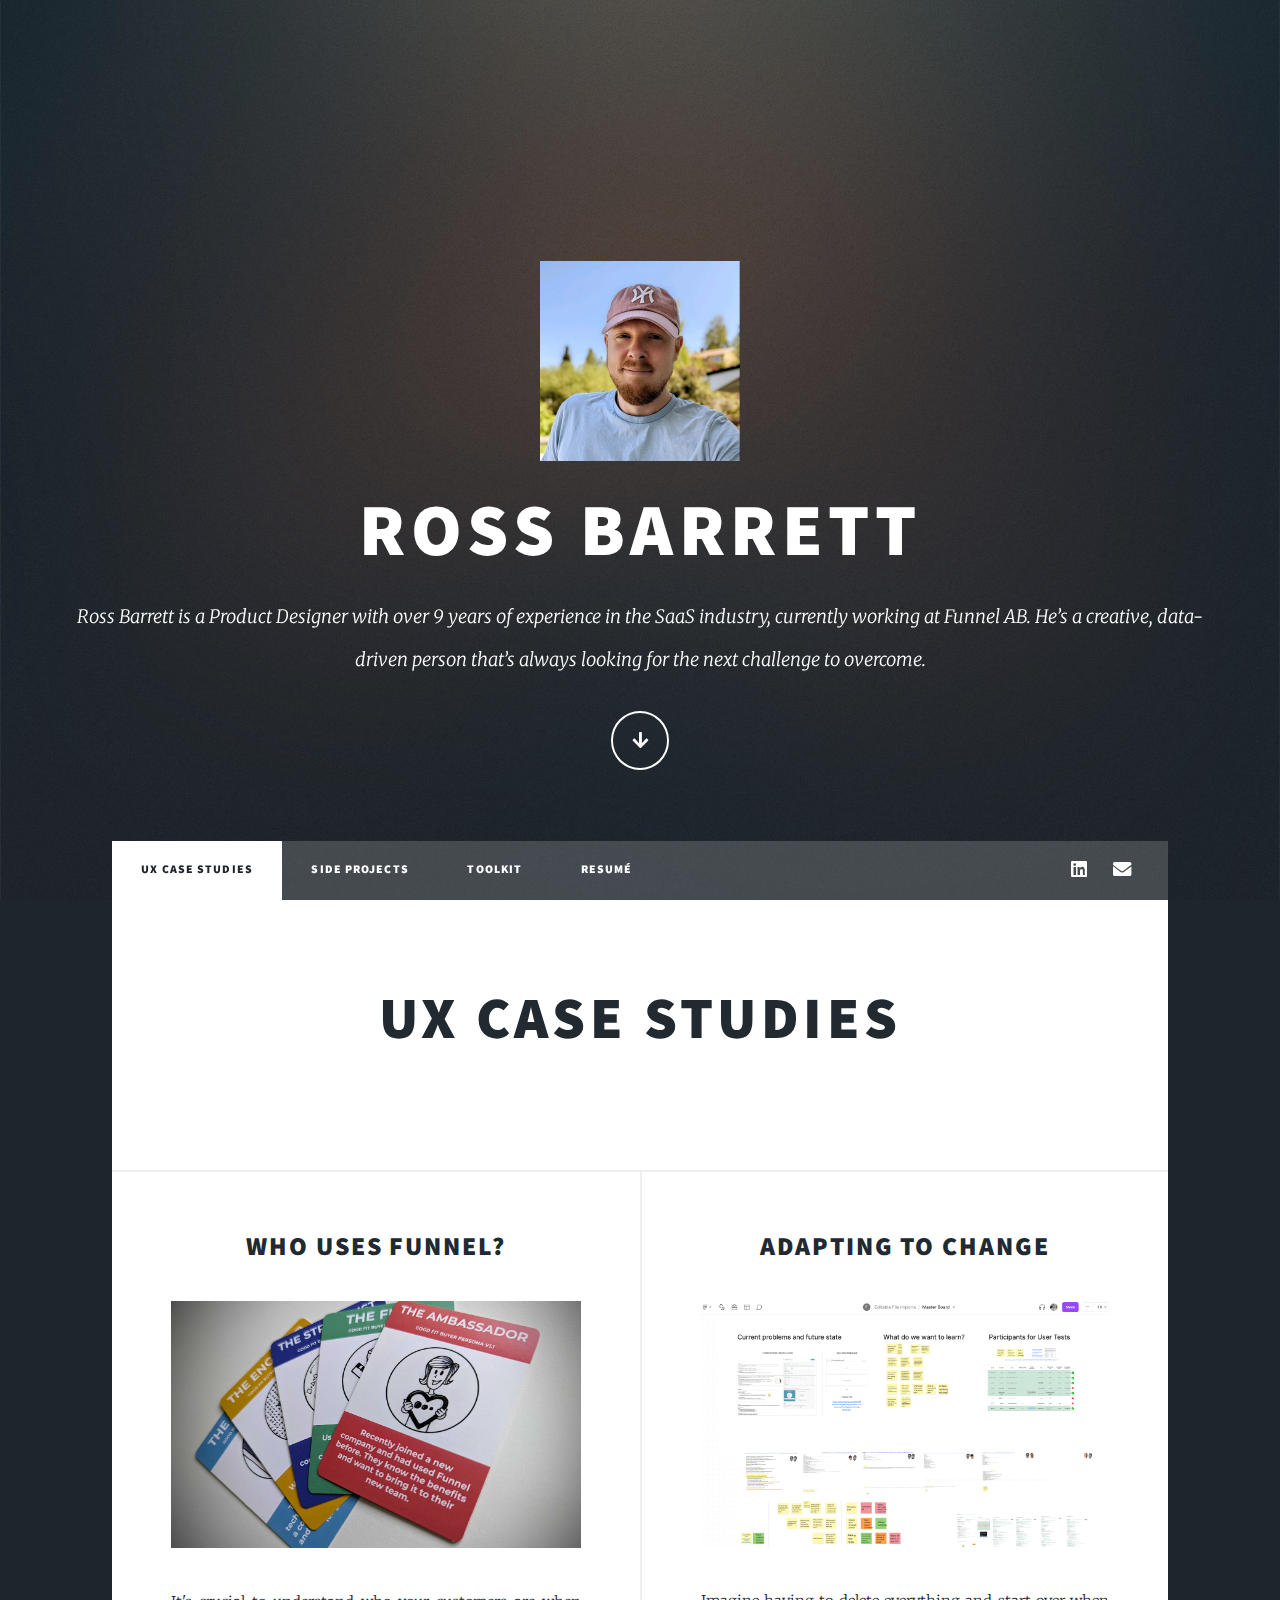
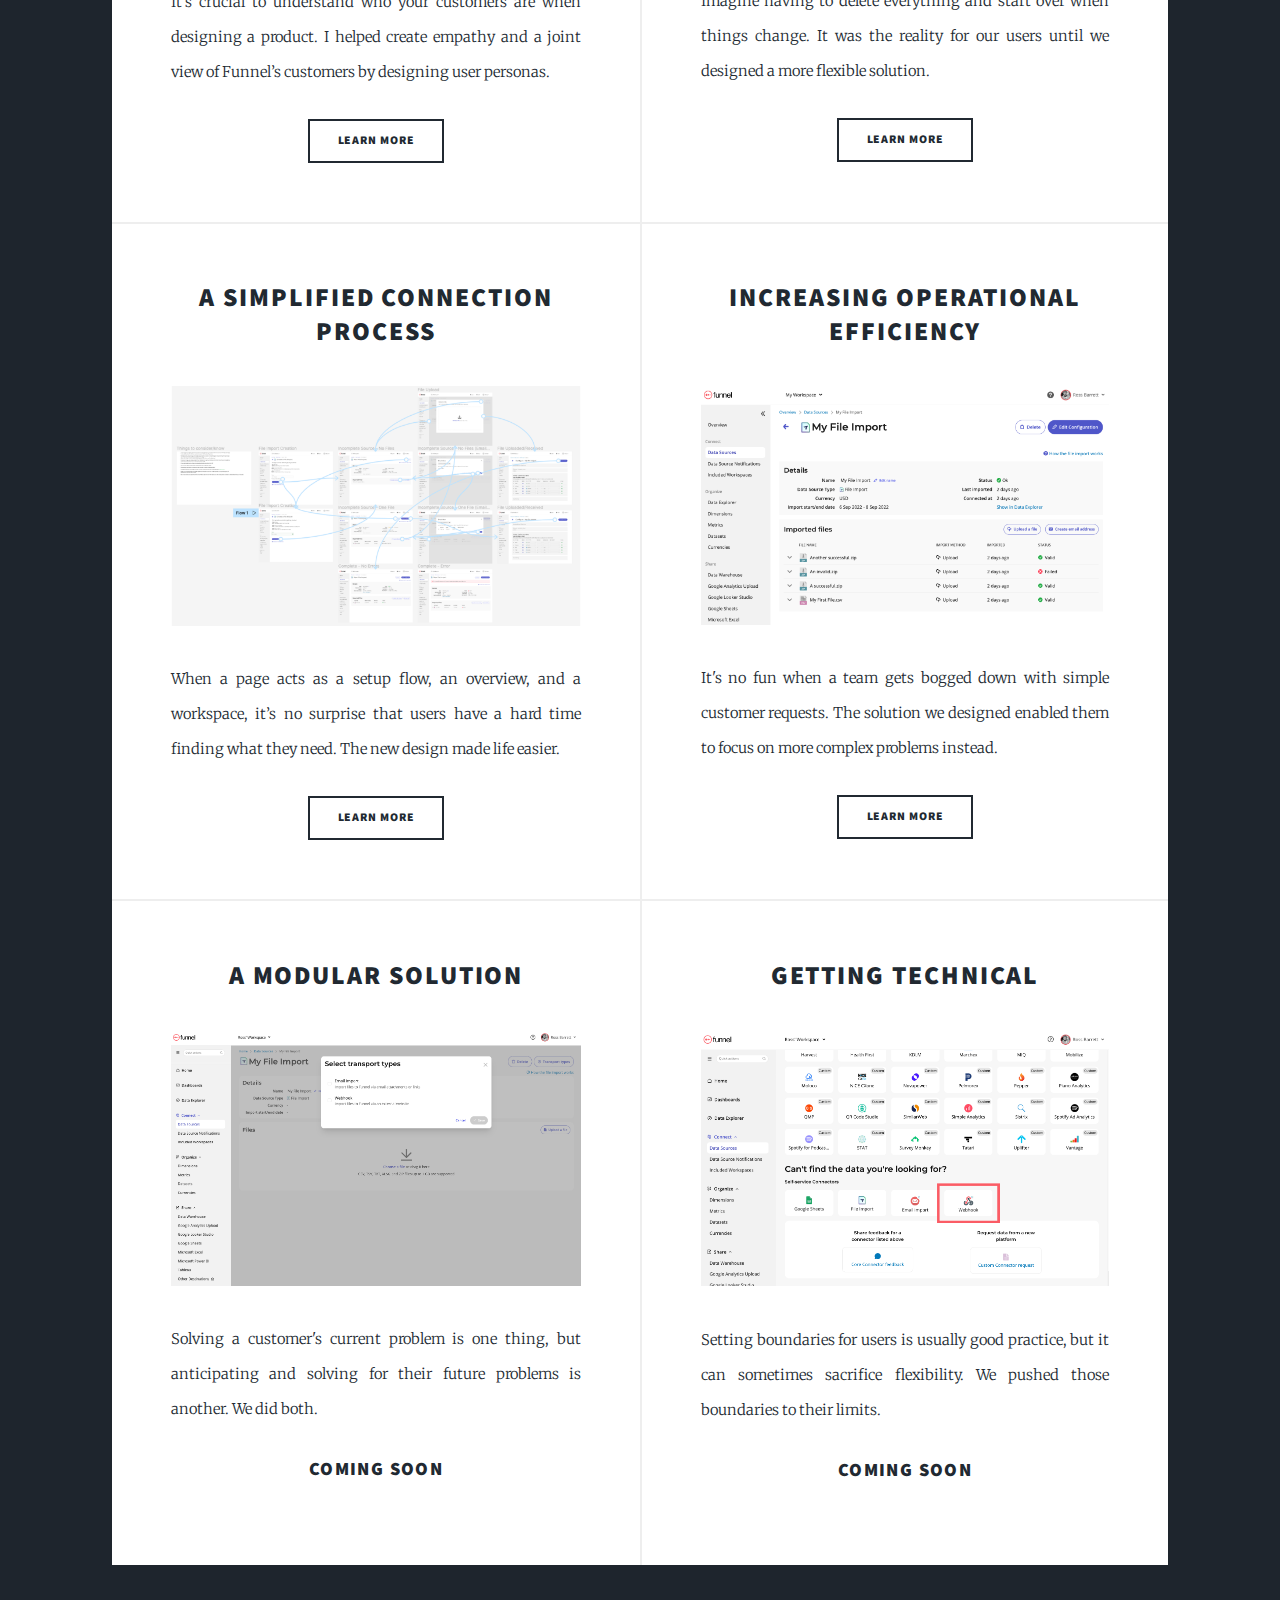
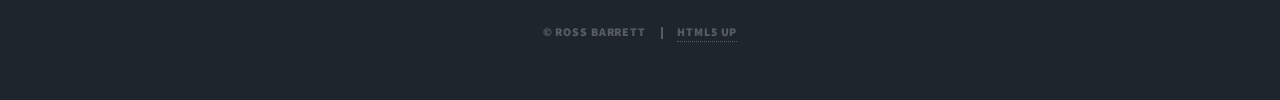
<file: index.html>
<!DOCTYPE HTML>
<!--
	Massively by HTML5 UP
	html5up.net | @ajlkn
	Free for personal and commercial use under the CCA 3.0 license (html5up.net/license)
-->
<html>
	<head>
		<title>Ross Barrett</title>
		<meta charset="utf-8" />
		<meta name="viewport" content="width=device-width, initial-scale=1, user-scalable=no" />
		<link rel="stylesheet" href="assets/css/main.css" />
		<noscript><link rel="stylesheet" href="assets/css/noscript.css" /></noscript>
	</head>
	<body class="is-preload">

		<!-- Wrapper -->
			<div id="wrapper" class="fade-in">

				<!-- Intro -->
					<div id="intro">
						<img src="images/avatar.jpg" alt="Avatar" style="width:200px">
						<br>
						<h1>Ross Barrett</h1>
						<p>Ross Barrett is a Product Designer with over 9 years of experience in the SaaS industry, currently working at Funnel AB. He’s a creative, data-driven person that’s always looking for the next challenge to overcome.</p>
						<ul class="actions">
							<li><a href="#header" class="button icon solid solo fa-arrow-down scrolly">Continue</a></li>
						</ul>
					</div>

				<!-- Header -->
					<header id="header">
						<a href="index.html" class="logo">Ross Barrett</a>
					</header>

				<!-- Nav -->
					<nav id="nav">
						<ul class="links">
							<li class="active"><a href="ux.html">UX Case Studies</a></li>
							<li><a href="side-projects.html">Side Projects</a></li>
							<li><a href="toolkit.html">Toolkit</a></li>
							<li><a href="resume.html">Resumé</a></li>
						</ul>
						<ul class="icons">
							<li><a href="https://www.linkedin.com/in/funnel-ross/" target=”_blank” class="icon brands fa-linkedin"><span class="label">LinkedIn</span></a></li>
							<li><a href="mailto:r_barrett1@hotmail.com" target=”_blank” class="icon solid fa-envelope"><span class="label">Email</span></a></li>
						</ul>
					</nav>

				<!-- Main -->
					<div id="main">
						<!-- Featured Post -->
							<article class="post featured">
								<header class="major">
									<h2>UX Case Studies</a></h2>
								</header>
								</ul>
							</article>
						<!-- Posts -->
							<section class="posts">
								<article>
									<header>
										<h2><a href="case1.html">Who uses Funnel?</a></h2>
									</header>
									<a href="case1.html" class="image fit"><img src="images/pic02.jpg" alt="" /></a>
									<p>It's crucial to understand who your customers are when designing a product. I helped create empathy and a joint view of Funnel’s customers by designing user personas.</p>
									<ul class="actions special">
										<li><a href="case1.html" class="button">Learn More</a></li>
									</ul>
								</article>
								<article>
									<header>
										<h2><a href="case2.html">Adapting to change</a></h2>
									</header>
									<a href="case2.html" class="image fit"><img src="images/pic03.jpg" alt="" /></a>
									<p>Imagine having to delete everything and start over when things change. It was the reality for our users until we designed a more flexible solution.</p>
									<ul class="actions special">
										<li><a href="case2.html" class="button">Learn More</a></li>
									</ul>
								</article>
								<article>
									<header>
										<h2><a href="case3.html">A simplified connection process</a></h2>
									</header>
									<a href="case3.html" class="image fit"><img src="images/pic04.jpg" alt="" /></a>
									<p>When a page acts as a setup flow, an overview, and a workspace, it’s no surprise that users have a hard time finding what they need. The new design made life easier.</p>
									<ul class="actions special">
										<li><a href="case3.html" class="button">Learn More</a></li>
									</ul>
								</article>
								<article>
									<header>
										<h2><a href="case4.html">Increasing operational efficiency</a></h2>
									</header>
									<a href="case4.html" class="image fit"><img src="images/pic05.jpg" alt="" /></a>
									<p>It's no fun when a team gets bogged down with simple customer requests. The solution we designed enabled them to focus on more complex problems instead.</p>
									<ul class="actions special">
										<li><a href="case4.html" class="button">Learn More</a></li>
									</ul>
								</article>
								<article>
									<header>
										<h2>A modular solution</h2>
									</header>
									<a class="image fit"><img src="images/pic006.png" /></a>
									<p>Solving a customer's current problem is one thing, but anticipating and solving for their future problems is another. We did both.</p>
									<p></p>
									<center><h3>Coming Soon</h3></center>
								</article>
								<article>
									<header>
										<h2>Getting technical</h2>
									</header>
									<a class="image fit"><img src="images/pic007.png" /></a>
									<p>Setting boundaries for users is usually good practice, but it can sometimes sacrifice flexibility. We pushed those boundaries to their limits.</p>
									<p></p>
									<center><h3>Coming Soon</h3></center>
								</article>
							</section>

			</div>

				<!-- Copyright -->
					<div id="copyright">
						<ul><li>&copy; Ross Barrett</li><li><a href="https://html5up.net" target=”_blank”>HTML5 UP</a></li></ul>
					</div>

			</div>

		<!-- Scripts -->
			<script src="assets/js/jquery.min.js"></script>
			<script src="assets/js/jquery.scrollex.min.js"></script>
			<script src="assets/js/jquery.scrolly.min.js"></script>
			<script src="assets/js/browser.min.js"></script>
			<script src="assets/js/breakpoints.min.js"></script>
			<script src="assets/js/util.js"></script>
			<script src="assets/js/main.js"></script>

	</body>
</html>
</file>
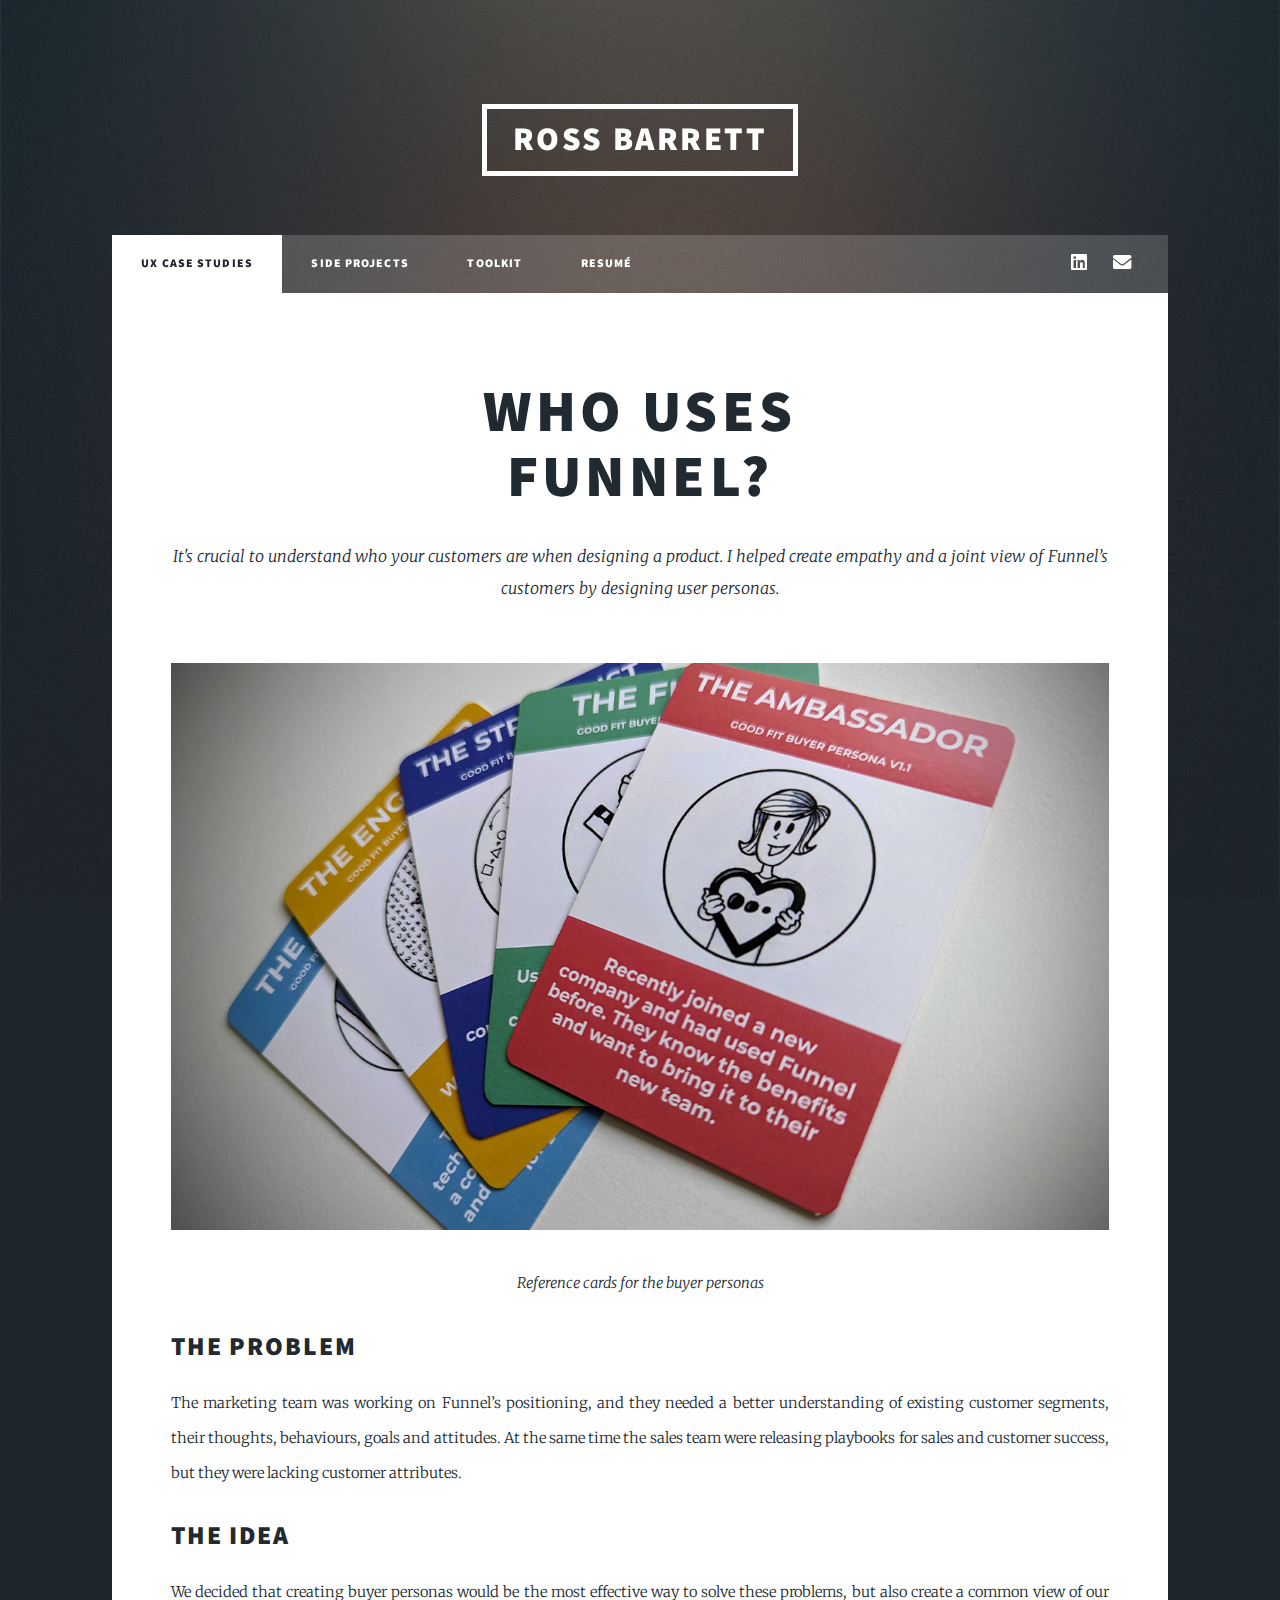
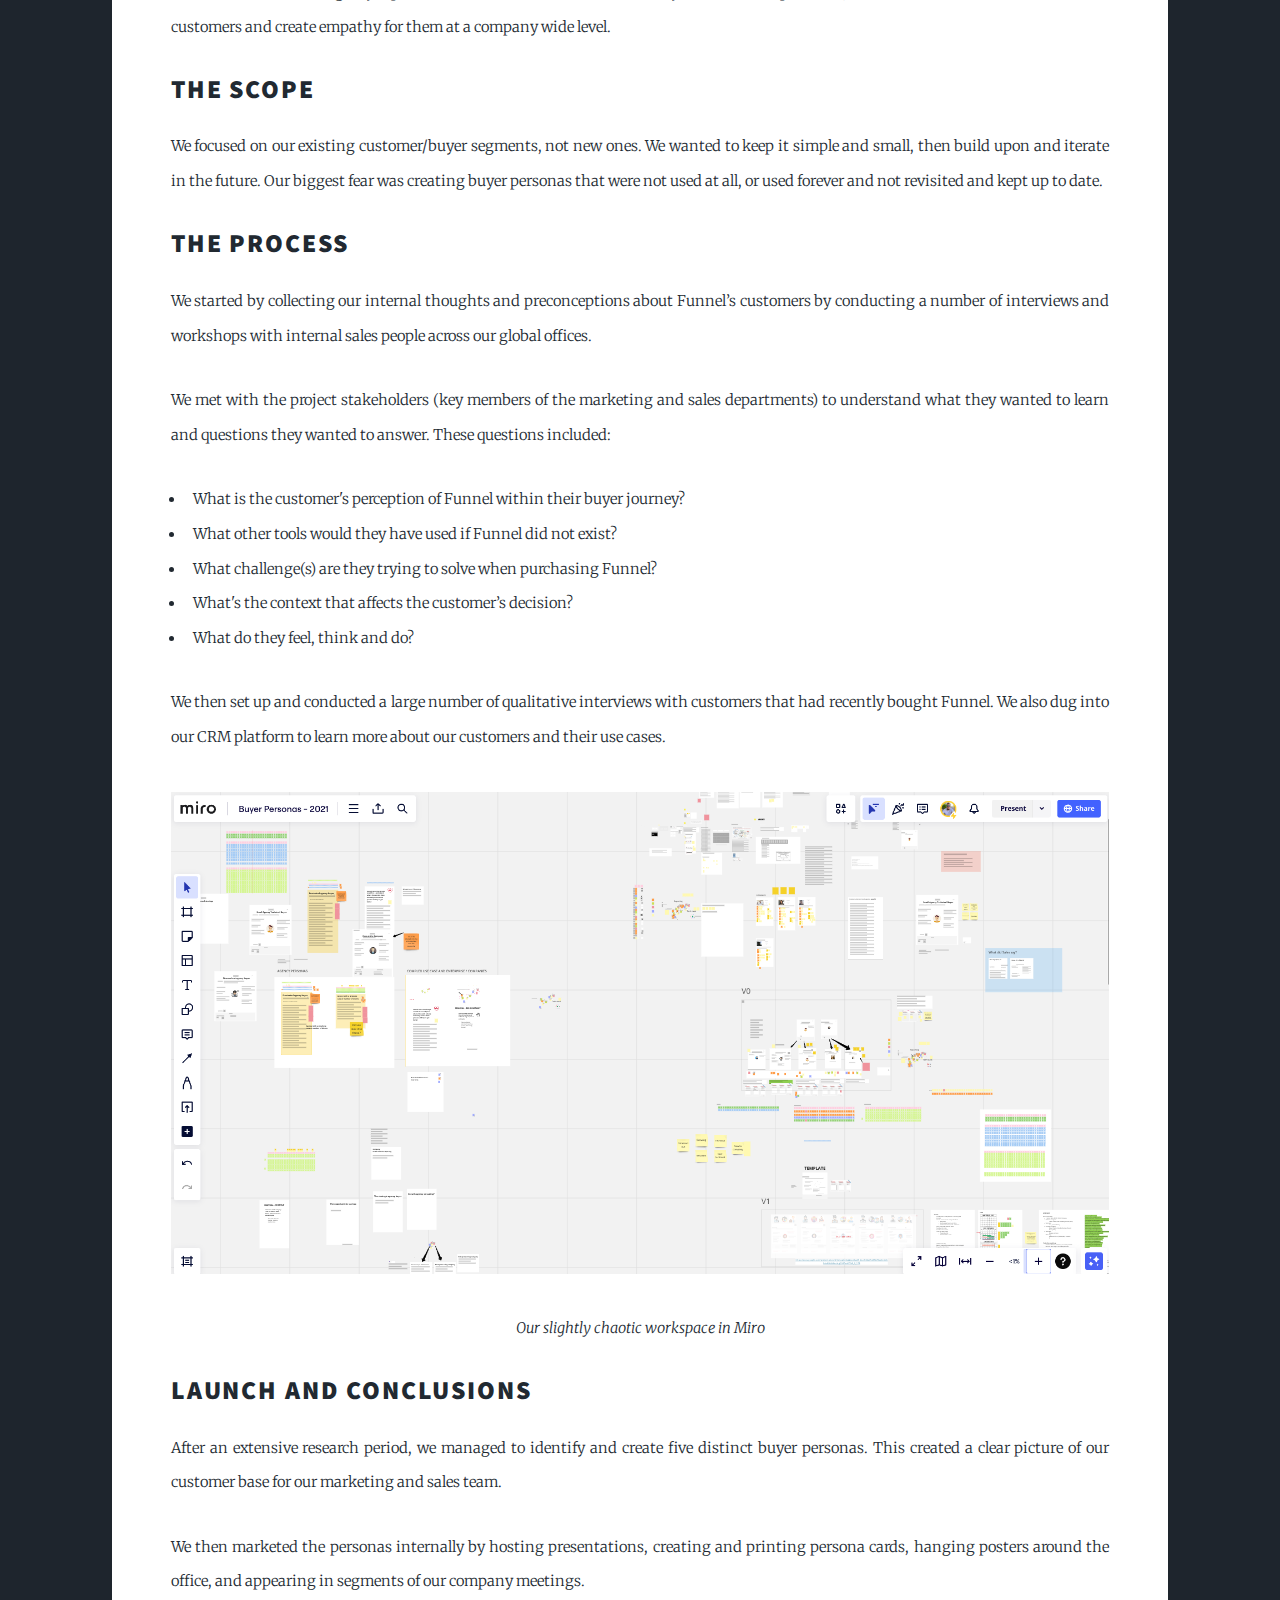
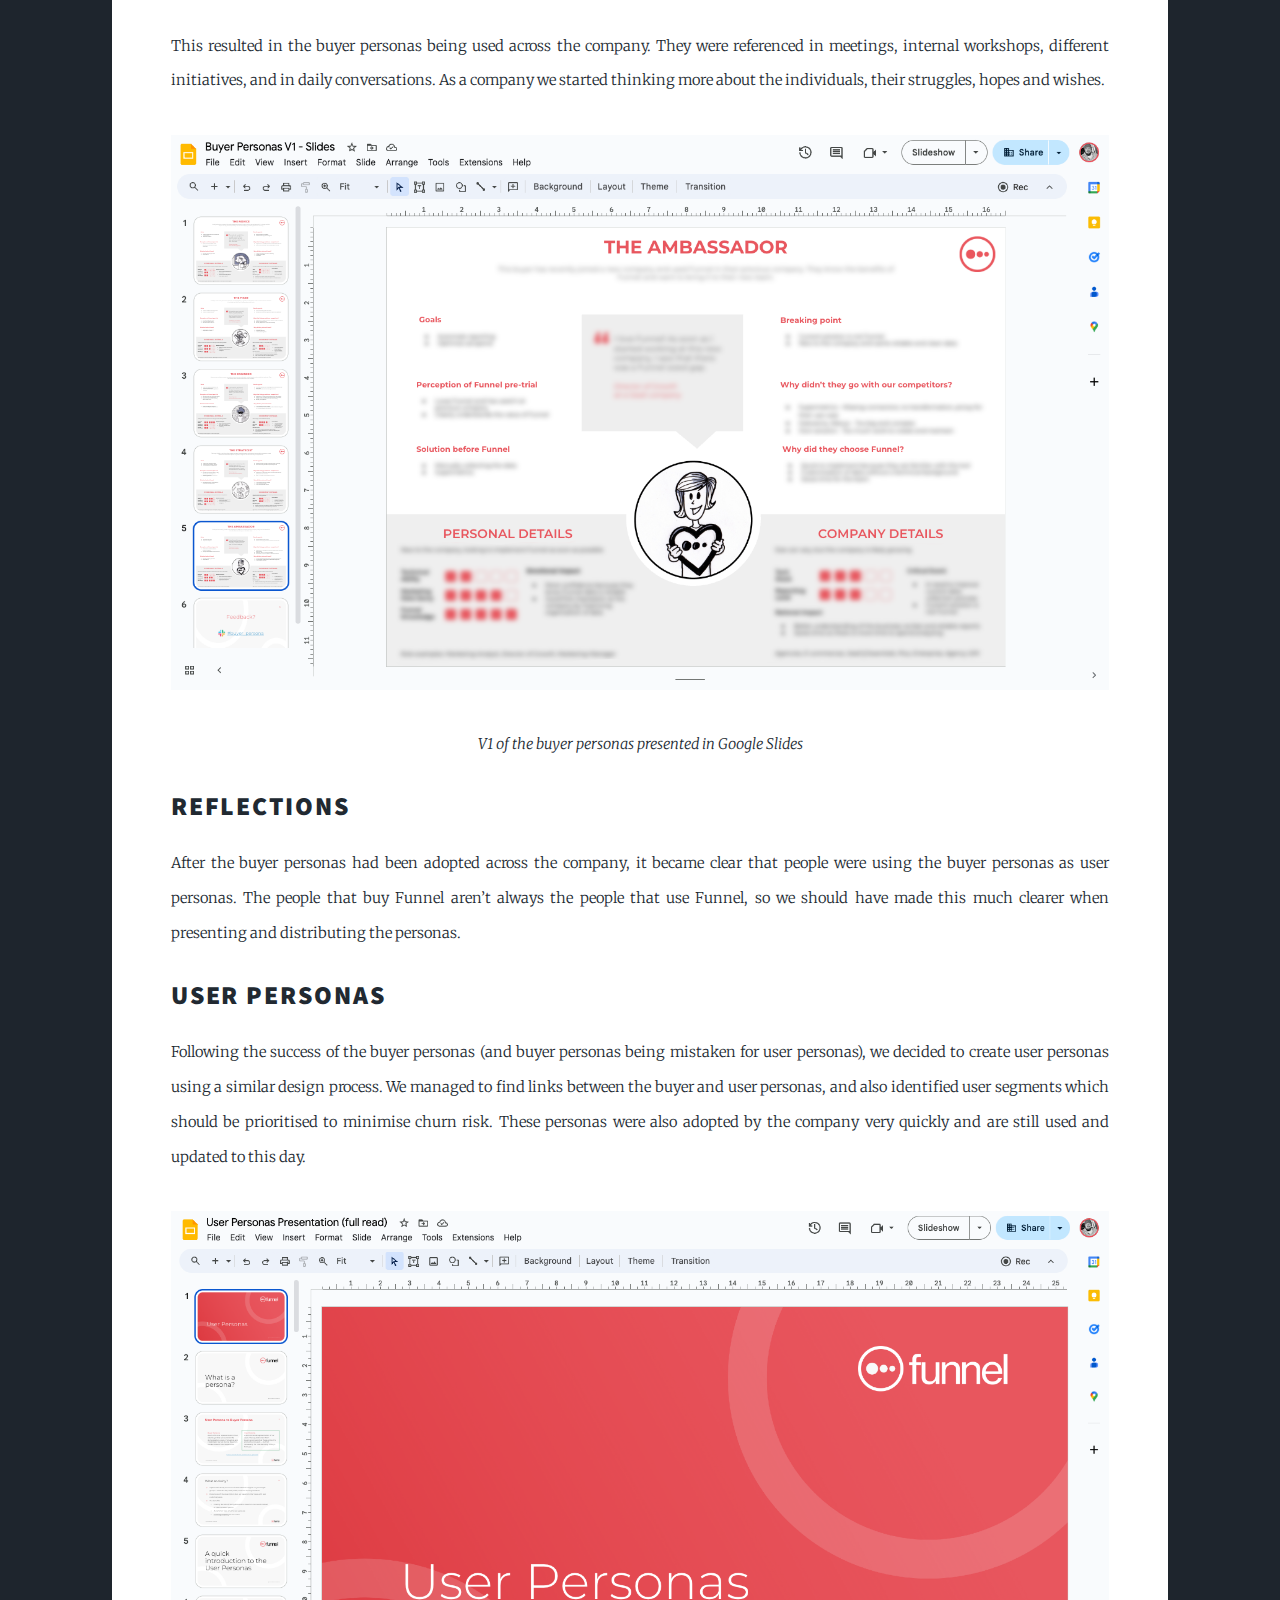
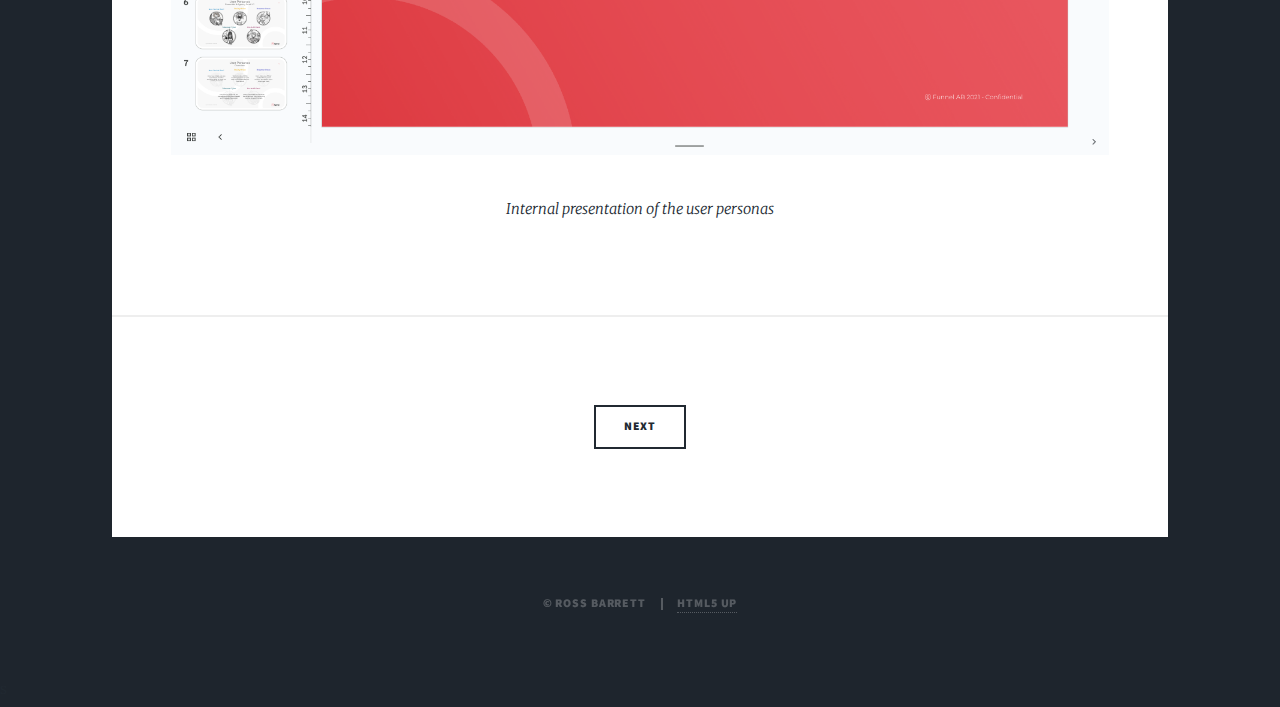
<file: case1.html>
<!DOCTYPE HTML>
<!--
	Massively by HTML5 UP
	html5up.net | @ajlkn
	Free for personal and commercial use under the CCA 3.0 license (html5up.net/license)
-->
<html>
	<head>
		<title>Ross Barrett - Who Uses Funnel?</title>
		<meta charset="utf-8" />
		<meta name="viewport" content="width=device-width, initial-scale=1, user-scalable=no" />
		<link rel="stylesheet" href="assets/css/main.css" />
		<noscript><link rel="stylesheet" href="assets/css/noscript.css" /></noscript>
	</head>
	<body class="is-preload">

		<!-- Wrapper -->
			<div id="wrapper">

				<!-- Header -->
					<header id="header">
						<a href="index.html" class="logo">Ross Barrett</a>
					</header>

				<!-- Nav -->
					<nav id="nav">
						<ul class="links">
							<li class="active"><a href="ux.html">UX Case Studies</a></li>
							<li><a href="side-projects.html">Side Projects</a></li>
							<li><a href="toolkit.html">Toolkit</a></li>
							<li><a href="resume.html">Resumé</a></li>
						</ul>
						<ul class="icons">
							<li><a href="https://www.linkedin.com/in/funnel-ross/" target=”_blank” class="icon brands fa-linkedin"><span class="label">LinkedIn</span></a></li>
							<li><a href="mailto:r_barrett1@hotmail.com" target=”_blank” class="icon solid fa-envelope"><span class="label">Email</span></a></li>
						</ul>
					</nav>

				<!-- Main -->
					<div id="main">

						<!-- Post -->
							<section class="post">
								<header class="major">
									<h1>Who uses<br />
									Funnel?</h1>
									<p>It's crucial to understand who your customers are when designing a product. I helped create empathy and a joint view of Funnel’s customers by designing user personas.</p>
								</header>
								<div class="image fit"><img src="images/pic02.jpg" alt="" /></div>
								<center><i> Reference cards for the buyer personas </i></center>
								<p></p>
								<h2>The Problem</h2>
								<p>The marketing team was working on Funnel’s positioning, and they needed a better understanding of existing customer segments, their thoughts, behaviours, goals and attitudes. At the same time the sales team were releasing playbooks for sales and customer success, but they were lacking customer attributes.</p>
								<h2>The Idea</h2>
								<p>We decided that creating buyer personas would be the most effective way to solve these problems, but also create a common view of our customers and create empathy for them at a company wide level.</p>
								<h2>The Scope</h2>
								<p>We focused on our existing customer/buyer segments, not new ones. We wanted to keep it simple and small, then build upon and iterate in the future. Our biggest fear was creating buyer personas that were not used at all, or used forever and not revisited and kept up to date.</p>
								<h2>The Process</h2>
								<p>We started by collecting our internal thoughts and preconceptions about Funnel’s customers by conducting a number of interviews and workshops with internal sales people across our global offices.</p>
								<p>We met with the project stakeholders (key members of the marketing and sales departments) to understand what they wanted to learn and questions they wanted to answer. These questions included:</p>
								<ul>
  								<li>What is the customer's perception of Funnel within their buyer journey?</li>
  								<li>What other tools would they have used if Funnel did not exist?</li>
  								<li>What challenge(s) are they trying to solve when purchasing Funnel?</li>
								<li>What's the context that affects the customer’s decision?</li>
								<li>What do they feel, think and do?</li>
								</ul>
								<p>We then set up and conducted a large number of qualitative interviews with customers that had recently bought Funnel. We also dug into our CRM platform to learn more about our customers and their use cases.</p>
								<div class="image fit"><img src="images/bp1.png" alt="" /></div> 
								<center><i> Our slightly chaotic workspace in Miro </i></center>
								<p></p>
								<h2>Launch and Conclusions</h2>
								<p>After an extensive research period, we managed to identify and create five distinct buyer personas. This created a clear picture of our customer base for our marketing and sales team.</p>
								<p>We then marketed the personas internally by hosting presentations, creating and printing persona cards, hanging posters around the office, and appearing in segments of our company meetings.</p>
								<p>This resulted in the buyer personas being used across the company. They were referenced in meetings, internal workshops, different initiatives, and in daily conversations. As a company we started thinking more about the individuals, their struggles, hopes and wishes.</p>
								<div class="image fit"><img src="images/bp2.png" alt="" /></div> 
								<center><i> V1 of the buyer personas presented in Google Slides </i></center>
								<p></p>
								<h2>Reflections</h2>
								<p>After the buyer personas had been adopted across the company, it became clear that people were using the buyer personas as user personas. The people that buy Funnel aren’t always the people that use Funnel, so we should have made this much clearer when presenting and distributing the personas.</p>
								<h2>User Personas</h2>
								<p>Following the success of the buyer personas (and buyer personas being mistaken for user personas), we decided to create user personas using a similar design process. We managed to find links between the buyer and user personas, and also identified user segments which should be prioritised to minimise churn risk. These personas were also adopted by the company very quickly and are still used and updated to this day.</p>
								<div class="image fit"><img src="images/bp3.png" alt="" /></div> 
								<center><i> Internal presentation of the user personas </i></center>
								<p></p>
							</section>
							<!-- Nav -->
							<section class="post">
								</header>
								<ul class="actions special">
										<li><a href="case2.html" class="button">Next</a></li>
									</ul>

					</div>

				<!-- Copyright -->
					<div id="copyright">
						<ul><li>&copy; Ross Barrett</li><li><a href="https://html5up.net" target=”_blank”>HTML5 UP</a></li></ul>
					</div>

			</div>

		<!-- Scripts -->
			<script src="assets/js/jquery.min.js"></script>
			<script src="assets/js/jquery.scrollex.min.js"></script>
			<script src="assets/js/jquery.scrolly.min.js"></script>
			<script src="assets/js/browser.min.js"></script>
			<script src="assets/js/breakpoints.min.js"></script>
			<script src="assets/js/util.js"></script>
			<script src="assets/js/main.js"></script>

	</body>
</html>
s
</file>
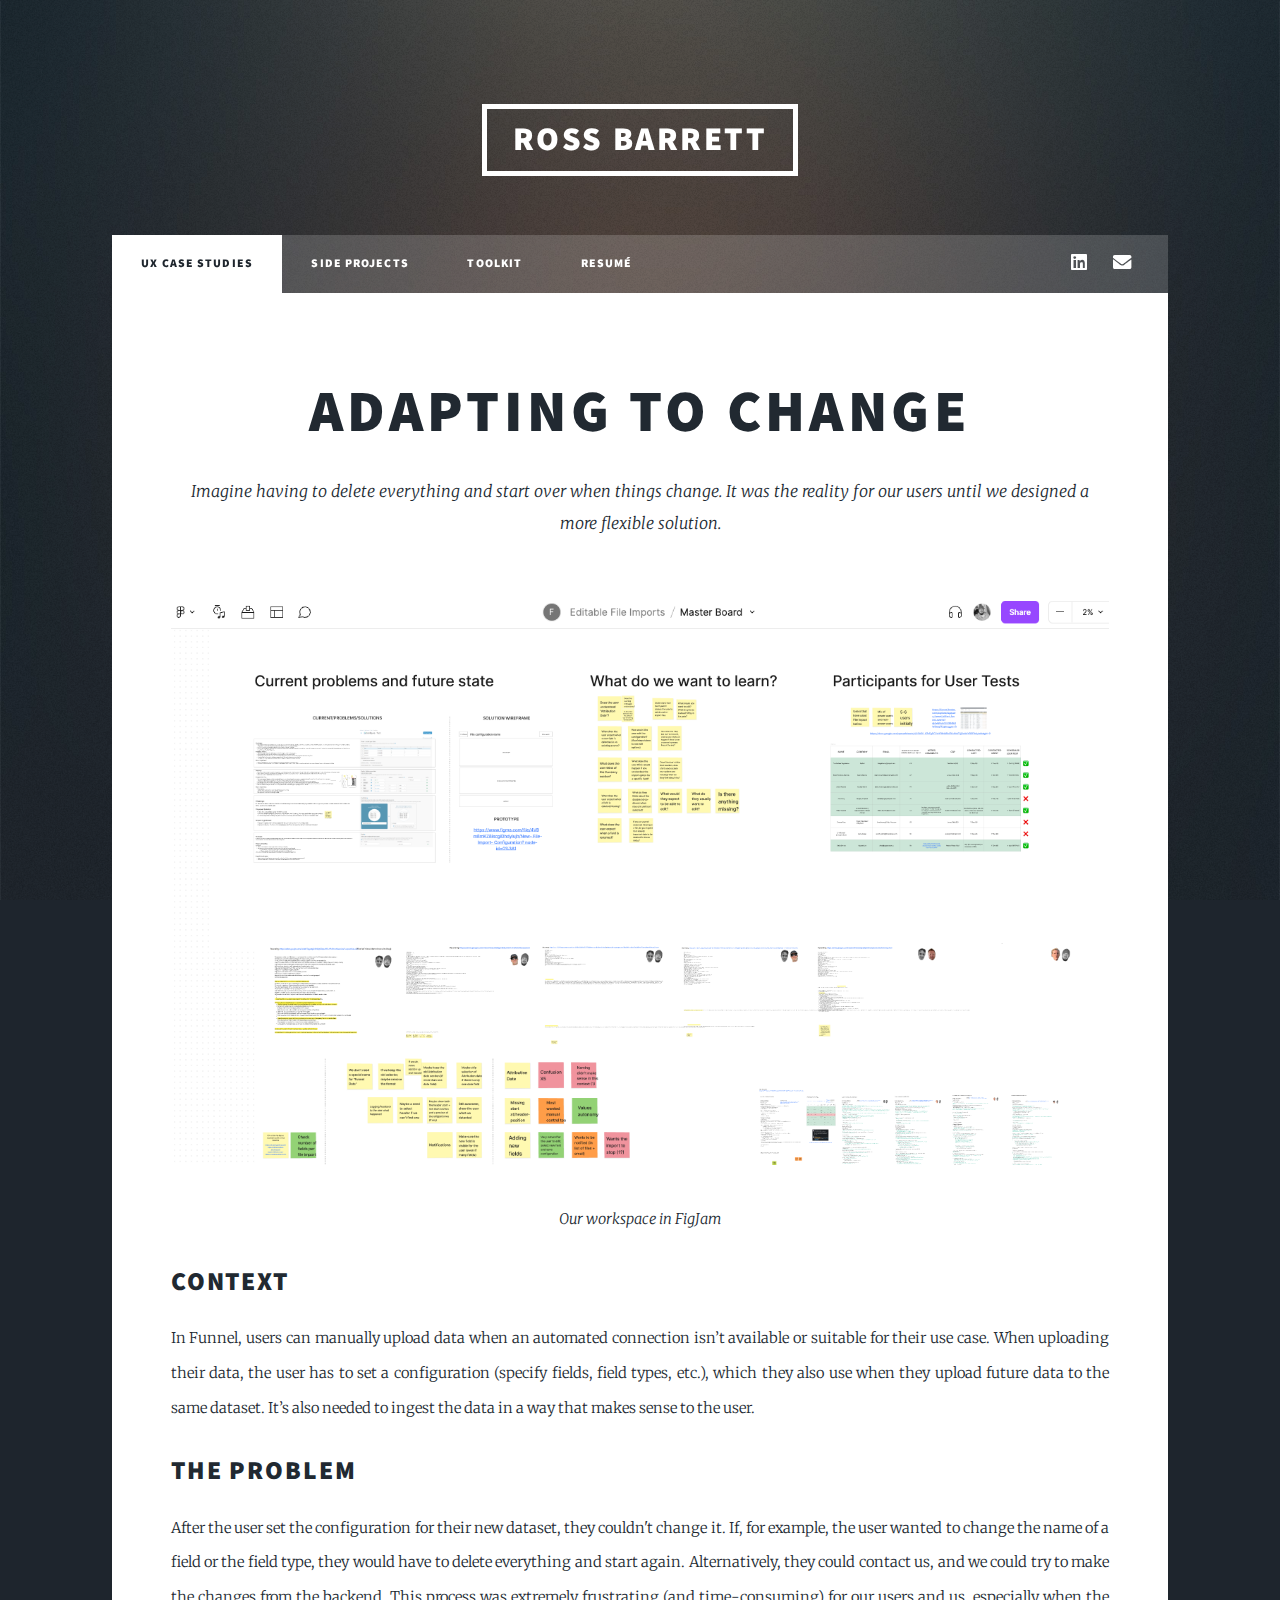
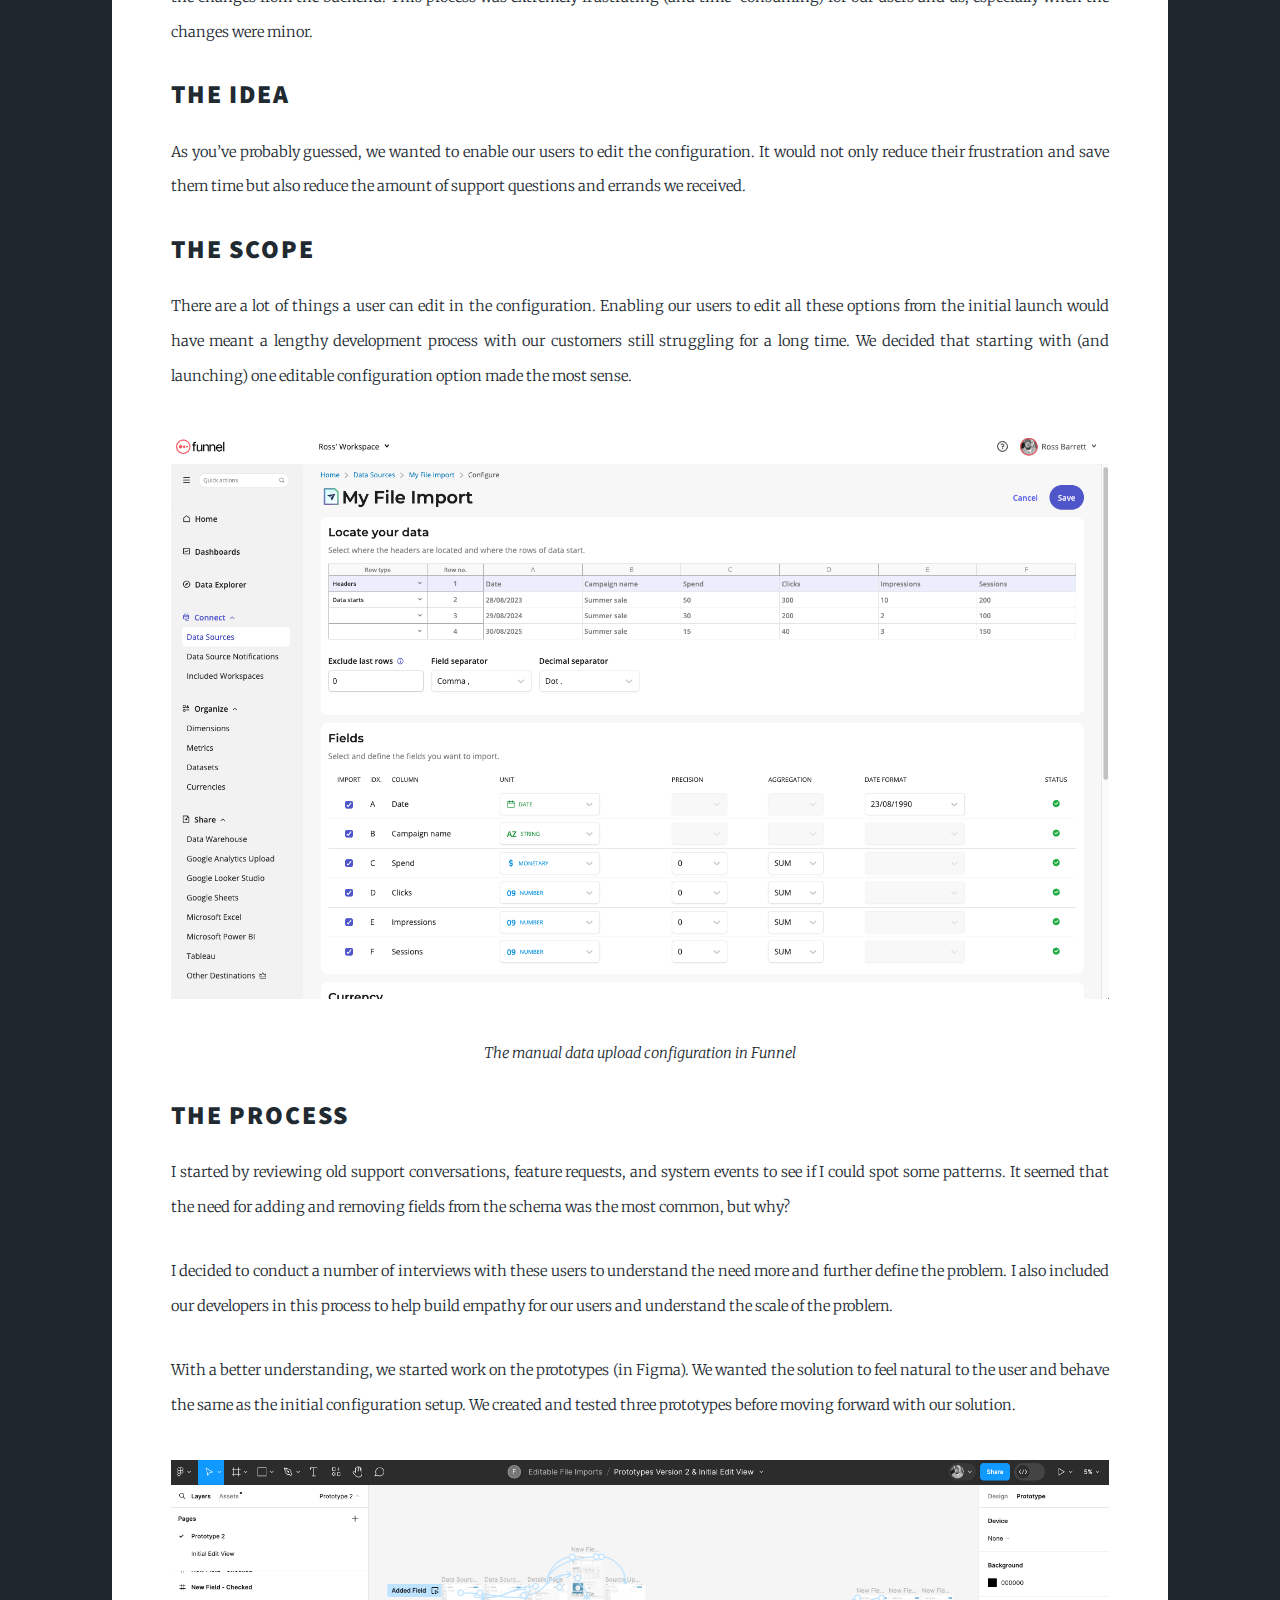
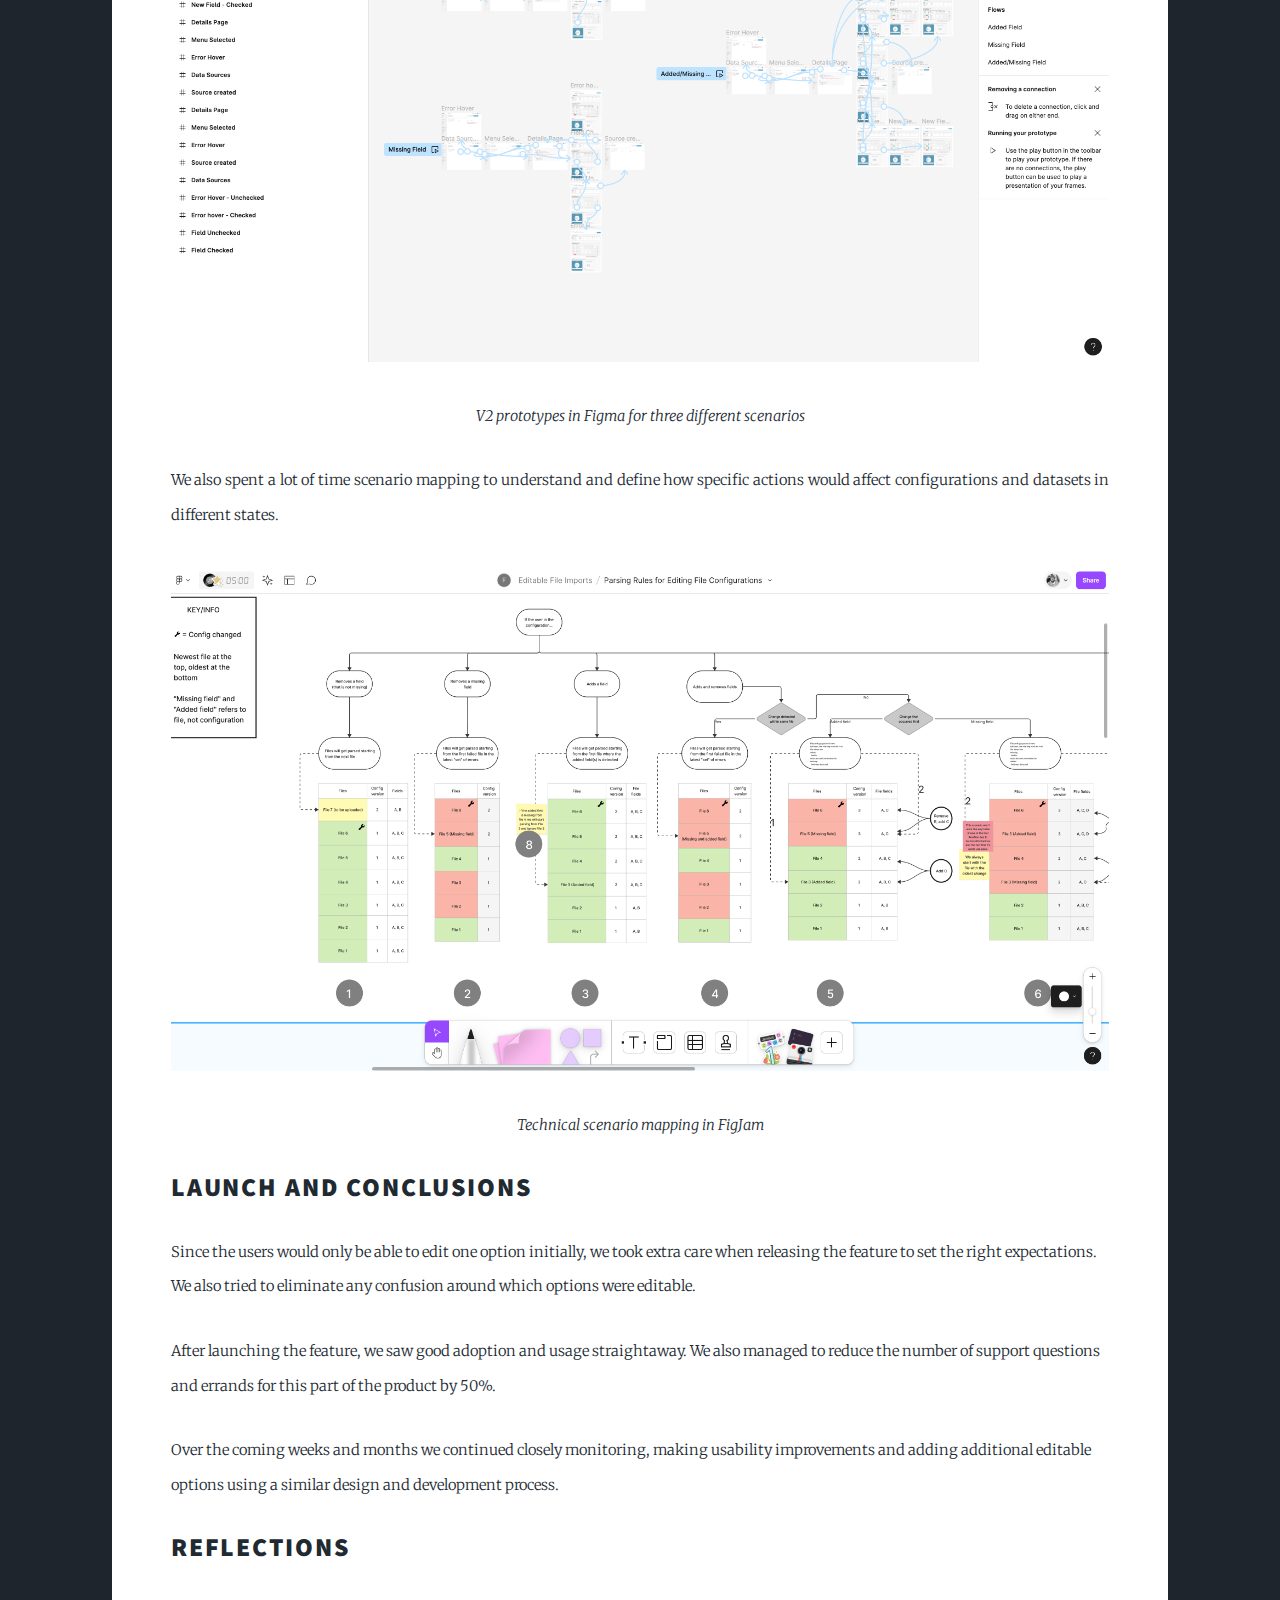
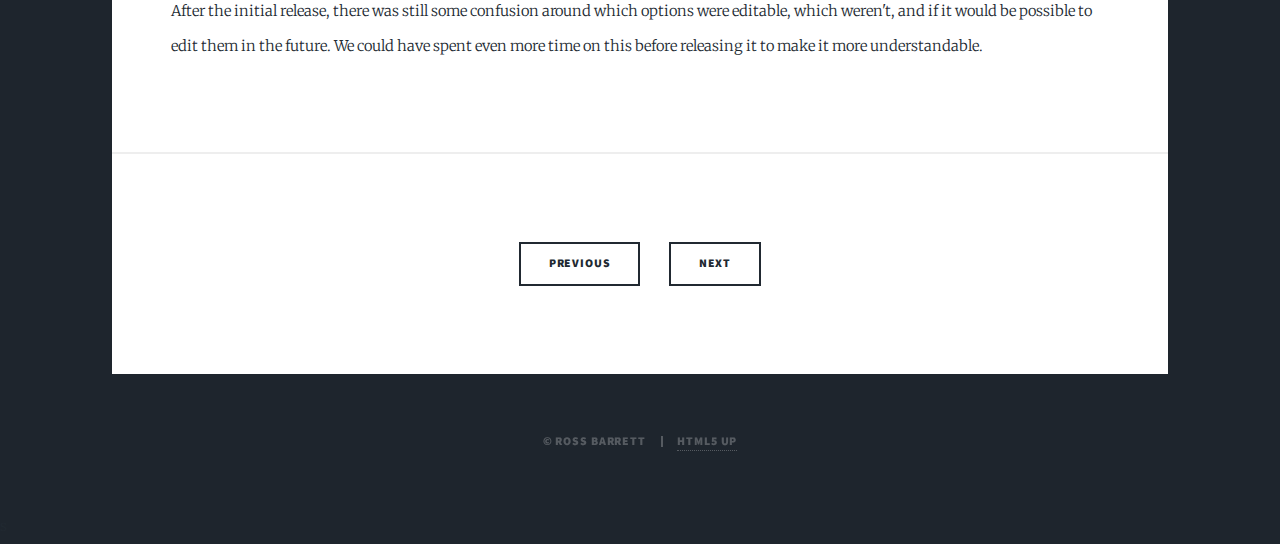
<file: case2.html>
<!DOCTYPE HTML>
<!--
	Massively by HTML5 UP
	html5up.net | @ajlkn
	Free for personal and commercial use under the CCA 3.0 license (html5up.net/license)
-->
<html>
	<head>
		<title>Ross Barrett - Adapting to Change</title>
		<meta charset="utf-8" />
		<meta name="viewport" content="width=device-width, initial-scale=1, user-scalable=no" />
		<link rel="stylesheet" href="assets/css/main.css" />
		<noscript><link rel="stylesheet" href="assets/css/noscript.css" /></noscript>
	</head>
	<body class="is-preload">

		<!-- Wrapper -->
			<div id="wrapper">

				<!-- Header -->
					<header id="header">
						<a href="index.html" class="logo">Ross Barrett</a>
					</header>

				<!-- Nav -->
					<nav id="nav">
						<ul class="links">
							<li class="active"><a href="ux.html">UX Case Studies</a></li>
							<li><a href="side-projects.html">Side Projects</a></li>
							<li><a href="toolkit.html">Toolkit</a></li>
							<li><a href="resume.html">Resumé</a></li>
						</ul>
						<ul class="icons">
							<li><a href="https://www.linkedin.com/in/funnel-ross/" target=”_blank” class="icon brands fa-linkedin"><span class="label">LinkedIn</span></a></li>
							<li><a href="mailto:r_barrett1@hotmail.com" target=”_blank” class="icon solid fa-envelope"><span class="label">Email</span></a></li>
						</ul>
					</nav>

				<!-- Main -->
					<div id="main">

						<!-- Post -->
							<section class="post">
								<header class="major">
									<h1>Adapting to Change</h1>
									<p>Imagine having to delete everything and start over when things change. It was the reality for our users until we designed a more flexible solution.</p>
								</header>
								<div class="image fit"><img src="images/pic03.jpg" alt="" /></div>
								<center><i> Our workspace in FigJam </i></center>
								<p></p>
								<h2>Context</h2>
								<p>In Funnel, users can manually upload data when an automated connection isn’t available or suitable for their use case. When uploading their data, the user has to set a configuration (specify fields, field types, etc.), which they also use when they upload future data to the same dataset. It’s also needed to ingest the data in a way that makes sense to the user.</p>
								<h2>The Problem</h2>
								<p>After the user set the configuration for their new dataset, they couldn't change it. If, for example, the user wanted to change the name of a field or the field type, they would have to delete everything and start again. Alternatively, they could contact us, and we could try to make the changes from the backend. This process was extremely frustrating (and time-consuming) for our users and us, especially when the changes were minor.</p>
								<h2>The Idea</h2>
								<p>As you’ve probably guessed, we wanted to enable our users to edit the configuration. It would not only reduce their frustration and save them time but also reduce the amount of support questions and errands we received.</p>
								<h2>The Scope</h2>
								<p>There are a lot of things a user can edit in the configuration. Enabling our users to edit all these options from the initial launch would have meant a lengthy development process with our customers still struggling for a long time. We decided that starting with (and launching) one editable configuration option made the most sense.</p>
								<div class="image fit"><img src="images/atc3.png" alt="" /></div> 
								<center><i> The manual data upload configuration in Funnel </i></center>
								</p></p>
								<h2>The Process</h2>
								<p>I started by reviewing old support conversations, feature requests, and system events to see if I could spot some patterns. It seemed that the need for adding and removing fields from the schema was the most common, but why?</p>
								<p>I decided to conduct a number of interviews with these users to understand the need more and further define the problem. I also included our developers in this process to help build empathy for our users and understand the scale of the problem.</p>
								<p>With a better understanding, we started work on the prototypes (in Figma). We wanted the solution to feel natural to the user and behave the same as the initial configuration setup. We created and tested three prototypes before moving forward with our solution.</p>
								<div class="image fit"><img src="images/atc2.png" alt="" /></div> 
								<center><i> V2 prototypes in Figma for three different scenarios </i></center>
								</p></p>
								<p>We also spent a lot of time scenario mapping to understand and define how specific actions would affect configurations and datasets in different states.</p>
								<div class="image fit"><img src="images/atc1.png" alt="" /></div> 
								<center><i> Technical scenario mapping in FigJam </i></center>
								</p></p>
								<h2>Launch and Conclusions</h2>
								</p>Since the users would only be able to edit one option initially, we took extra care when releasing the feature to set the right expectations. We also tried to eliminate any confusion around which options were editable.</p>
								</p>After launching the feature, we saw good adoption and usage straightaway. We also managed to reduce the number of support questions and errands for this part of the product by 50%.</p>
								</p>Over the coming weeks and months we continued closely monitoring, making usability improvements and adding additional editable options using a similar design and development process.</p>
								<h2>Reflections</h2>
								</p>After the initial release, there was still some confusion around which options were editable, which weren't, and if it would be possible to edit them in the future. We could have spent even more time on this before releasing it to make it more understandable.</p>
							</section>
							<!-- Nav -->
							<section class="post">
								</header>
								<ul class="actions special" style="display:flex;flex-direction:row;gap:1em;">
										<li><a href="case1.html" class="button">Previous</a></li> <li><a href="case3.html" class="button">Next</a></li>
									</ul>

					</div>

				<!-- Copyright -->
					<div id="copyright">
						<ul><li>&copy; Ross Barrett</li><li><a href="https://html5up.net" target=”_blank”>HTML5 UP</a></li></ul>
					</div>

			</div>

		<!-- Scripts -->
			<script src="assets/js/jquery.min.js"></script>
			<script src="assets/js/jquery.scrollex.min.js"></script>
			<script src="assets/js/jquery.scrolly.min.js"></script>
			<script src="assets/js/browser.min.js"></script>
			<script src="assets/js/breakpoints.min.js"></script>
			<script src="assets/js/util.js"></script>
			<script src="assets/js/main.js"></script>

	</body>
</html>
s
</file>
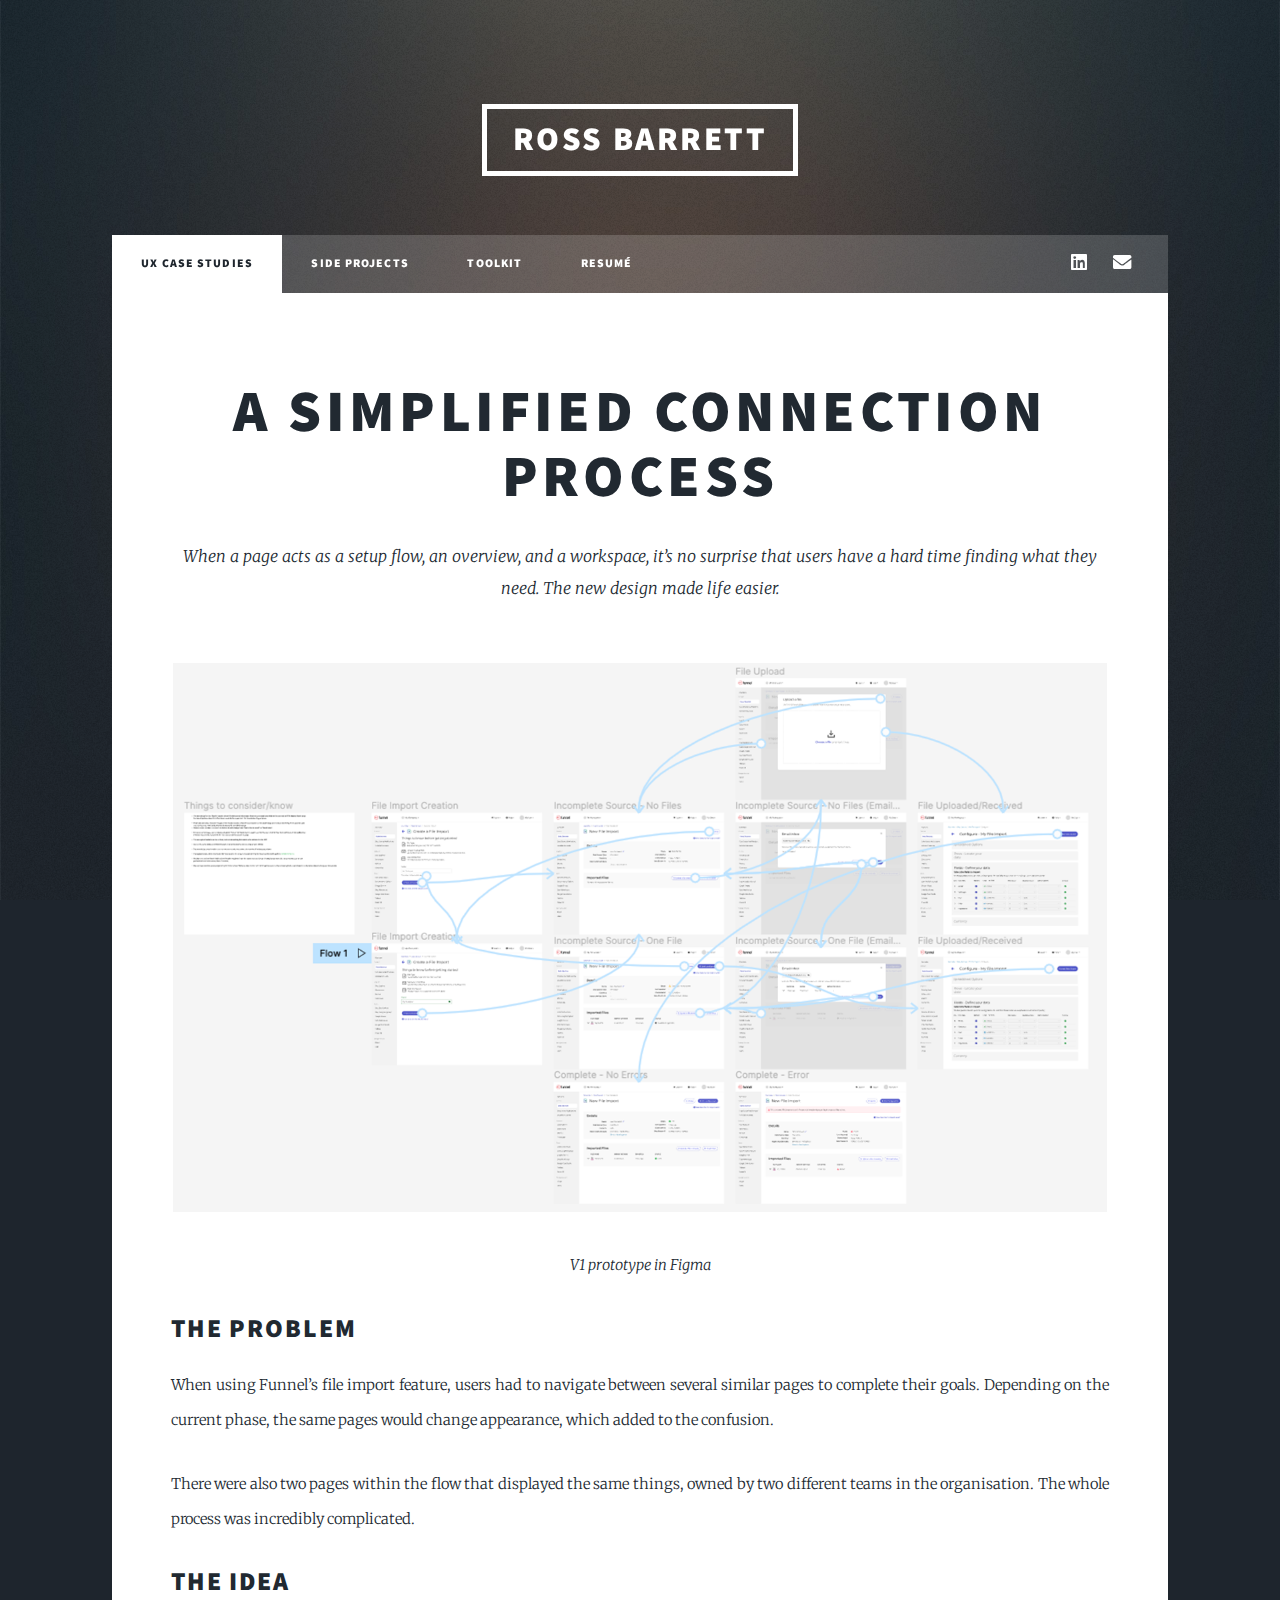
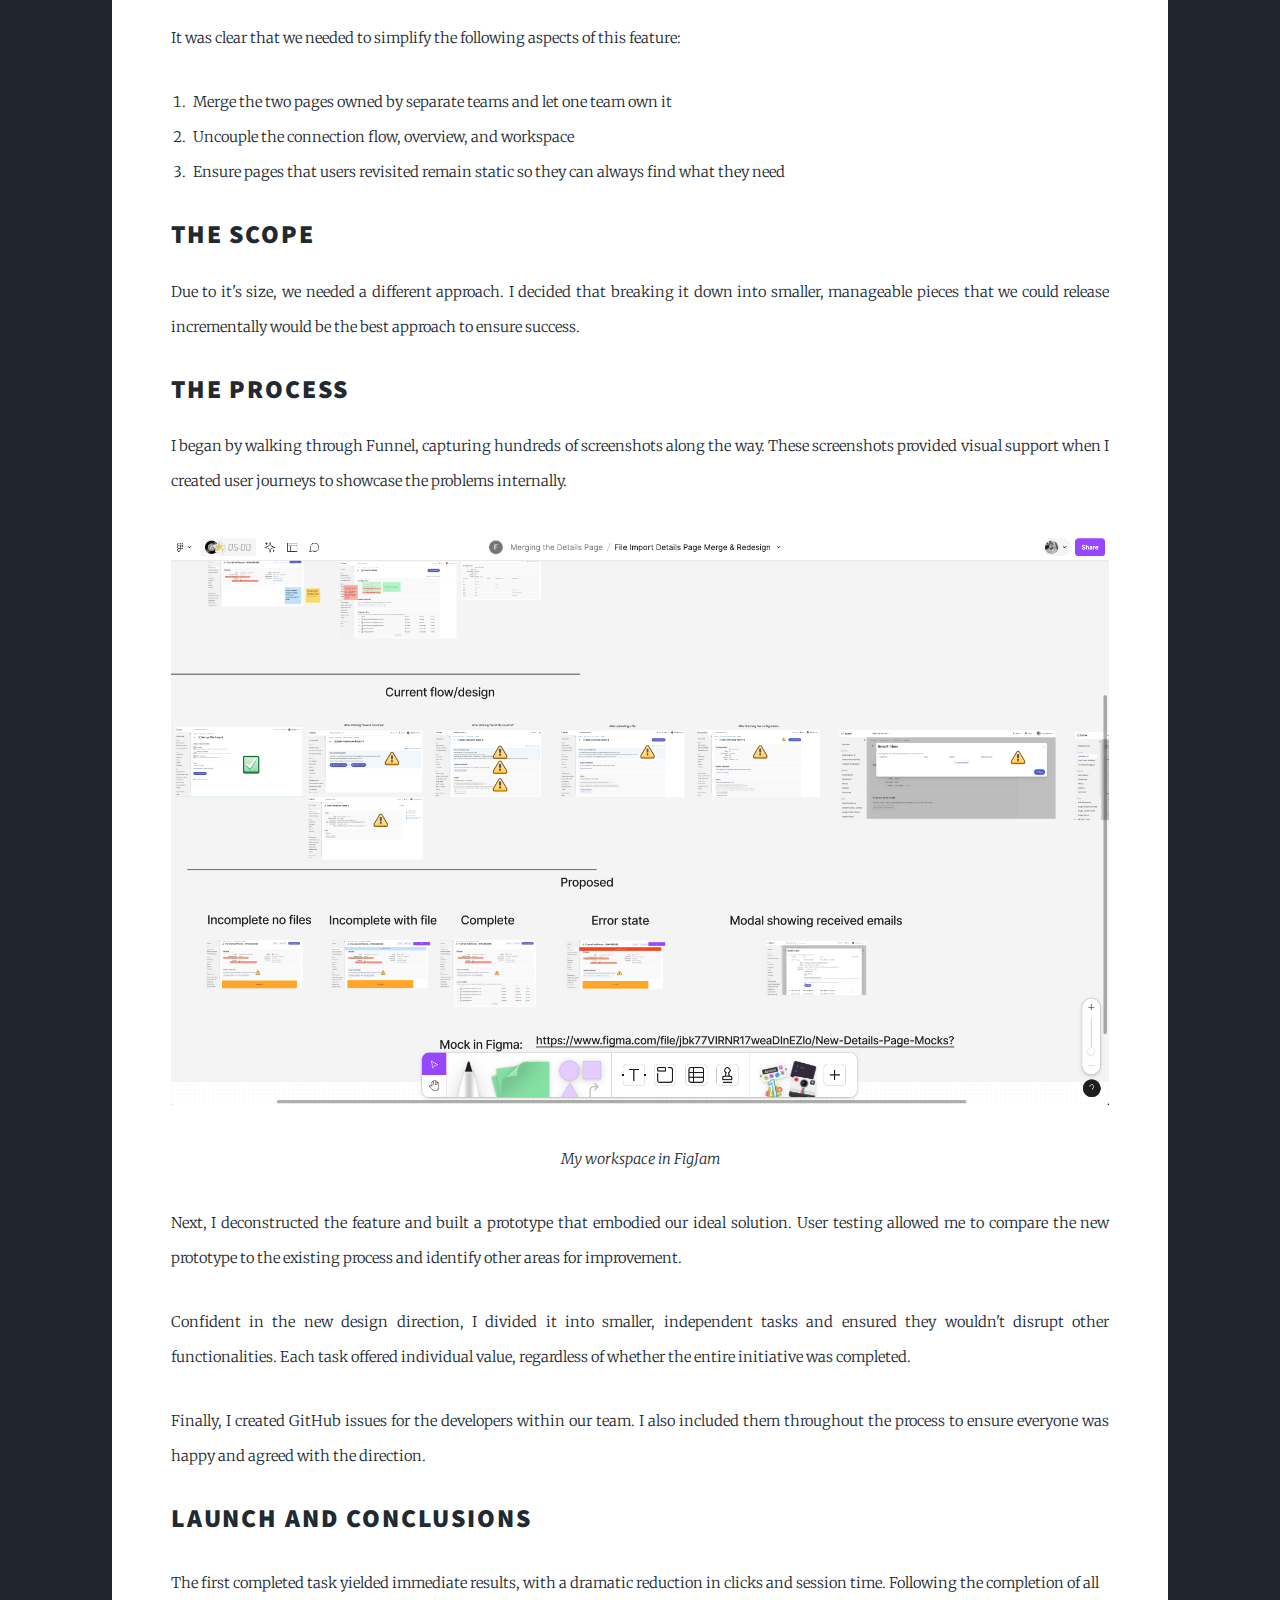
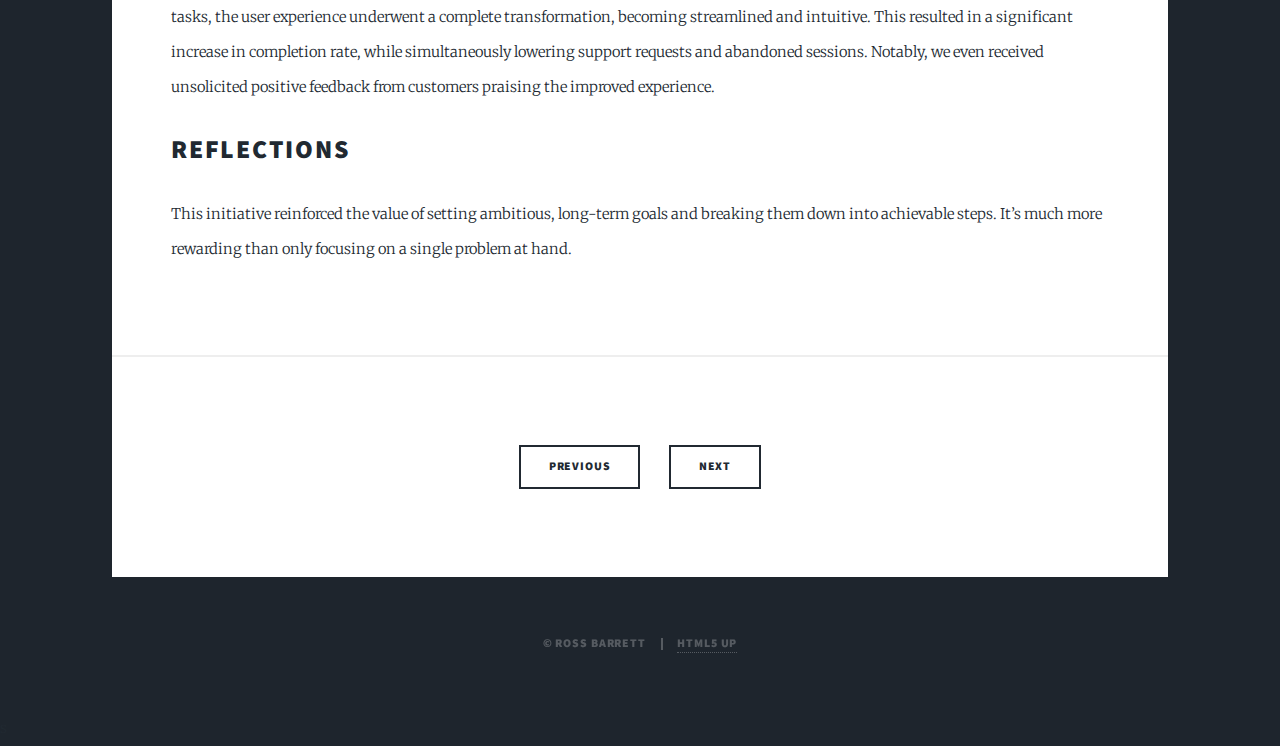
<file: case3.html>
<!DOCTYPE HTML>
<!--
	Massively by HTML5 UP
	html5up.net | @ajlkn
	Free for personal and commercial use under the CCA 3.0 license (html5up.net/license)
-->
<html>
	<head>
		<title>Ross Barrett - A Simplified Connection Process</title>
		<meta charset="utf-8" />
		<meta name="viewport" content="width=device-width, initial-scale=1, user-scalable=no" />
		<link rel="stylesheet" href="assets/css/main.css" />
		<noscript><link rel="stylesheet" href="assets/css/noscript.css" /></noscript>
	</head>
	<body class="is-preload">

		<!-- Wrapper -->
			<div id="wrapper">

				<!-- Header -->
					<header id="header">
						<a href="index.html" class="logo">Ross Barrett</a>
					</header>

				<!-- Nav -->
					<nav id="nav">
						<ul class="links">
							<li class="active"><a href="ux.html">UX Case Studies</a></li>
							<li><a href="side-projects.html">Side Projects</a></li>
							<li><a href="toolkit.html">Toolkit</a></li>
							<li><a href="resume.html">Resumé</a></li>
						</ul>
						<ul class="icons">
							<li><a href="https://www.linkedin.com/in/funnel-ross/" target=”_blank” class="icon brands fa-linkedin"><span class="label">LinkedIn</span></a></li>
							<li><a href="mailto:r_barrett1@hotmail.com" target=”_blank” class="icon solid fa-envelope"><span class="label">Email</span></a></li>
						</ul>
					</nav>

				<!-- Main -->
					<div id="main">

						<!-- Post -->
							<section class="post">
								<header class="major">
									<h1>A Simplified Connection Process</h1>
									<p>When a page acts as a setup flow, an overview, and a workspace, it’s no surprise that users have a hard time finding what they need. The new design made life easier.</p>
								</header>
								<div class="image fit"><img src="images/pic04.jpg" alt="" /></div>
								<center><i> V1 prototype in Figma </i></center>
								<p></p>
								<h2>The Problem</h2>
								<p>When using Funnel’s file import feature, users had to navigate between several similar pages to complete their goals. Depending on the current phase, the same pages would change appearance, which added to the confusion.</p>
								<p>There were also two pages within the flow that displayed the same things, owned by two different teams in the organisation. The whole process was incredibly complicated.</p>
								<h2>The Idea</h2>
								<p>It was clear that we needed to simplify the following aspects of this feature:</p>
								<ol>
  								<li>Merge the two pages owned by separate teams and let one team own it</li>
  								<li>Uncouple the connection flow, overview, and workspace</li>
  								<li>Ensure pages that users revisited remain static so they can always find what they need</li>
								</ol>								
								<h2>The Scope</h2>
								<p>Due to it's size, we needed a different approach. I decided that breaking it down into smaller, manageable pieces that we could release incrementally would be the best approach to ensure success.</p>
								<h2>The Process</h2>
								<p>I began by walking through Funnel, capturing hundreds of screenshots along the way. These screenshots provided visual support when I created user journeys to showcase the problems internally.</p>
								<div class="image fit"><img src="images/scp1.png" alt="" /></div> 
								<center><i> My workspace in FigJam </i></center>
								</p></p>
								<p>Next, I deconstructed the feature and built a prototype that embodied our ideal solution. User testing allowed me to compare the new prototype to the existing process and identify other areas for improvement.</p>
								<p>Confident in the new design direction, I divided it into smaller, independent tasks and ensured they wouldn't disrupt other functionalities. Each task offered individual value, regardless of whether the entire initiative was completed.</p>
								<p>Finally, I created GitHub issues for the developers within our team. I also included them throughout the process to ensure everyone was happy and agreed with the direction.</p>
								<h2>Launch and Conclusions</h2>
								</p>The first completed task yielded immediate results, with a dramatic reduction in clicks and session time. Following the completion of all tasks, the user experience underwent a complete transformation, becoming streamlined and intuitive. This resulted in a significant increase in completion rate, while simultaneously lowering support requests and abandoned sessions. Notably, we even received unsolicited positive feedback from customers praising the improved experience.</p>
								<h2>Reflections</h2>
								</p>This initiative reinforced the value of setting ambitious, long-term goals and breaking them down into achievable steps. It’s much more rewarding than only focusing on a single problem at hand.</p>
							</section>
							<!-- Nav -->
							<section class="post">
								</header>
								<ul class="actions special" style="display:flex;flex-direction:row;gap:1em;">
										<li><a href="case2.html" class="button">Previous</a></li> <li><a href="case4.html" class="button">Next</a></li>
									</ul>

					</div>

				<!-- Copyright -->
					<div id="copyright">
						<ul><li>&copy; Ross Barrett</li><li><a href="https://html5up.net" target=”_blank”>HTML5 UP</a></li></ul>
					</div>

			</div>

		<!-- Scripts -->
			<script src="assets/js/jquery.min.js"></script>
			<script src="assets/js/jquery.scrollex.min.js"></script>
			<script src="assets/js/jquery.scrolly.min.js"></script>
			<script src="assets/js/browser.min.js"></script>
			<script src="assets/js/breakpoints.min.js"></script>
			<script src="assets/js/util.js"></script>
			<script src="assets/js/main.js"></script>

	</body>
</html>
s
</file>
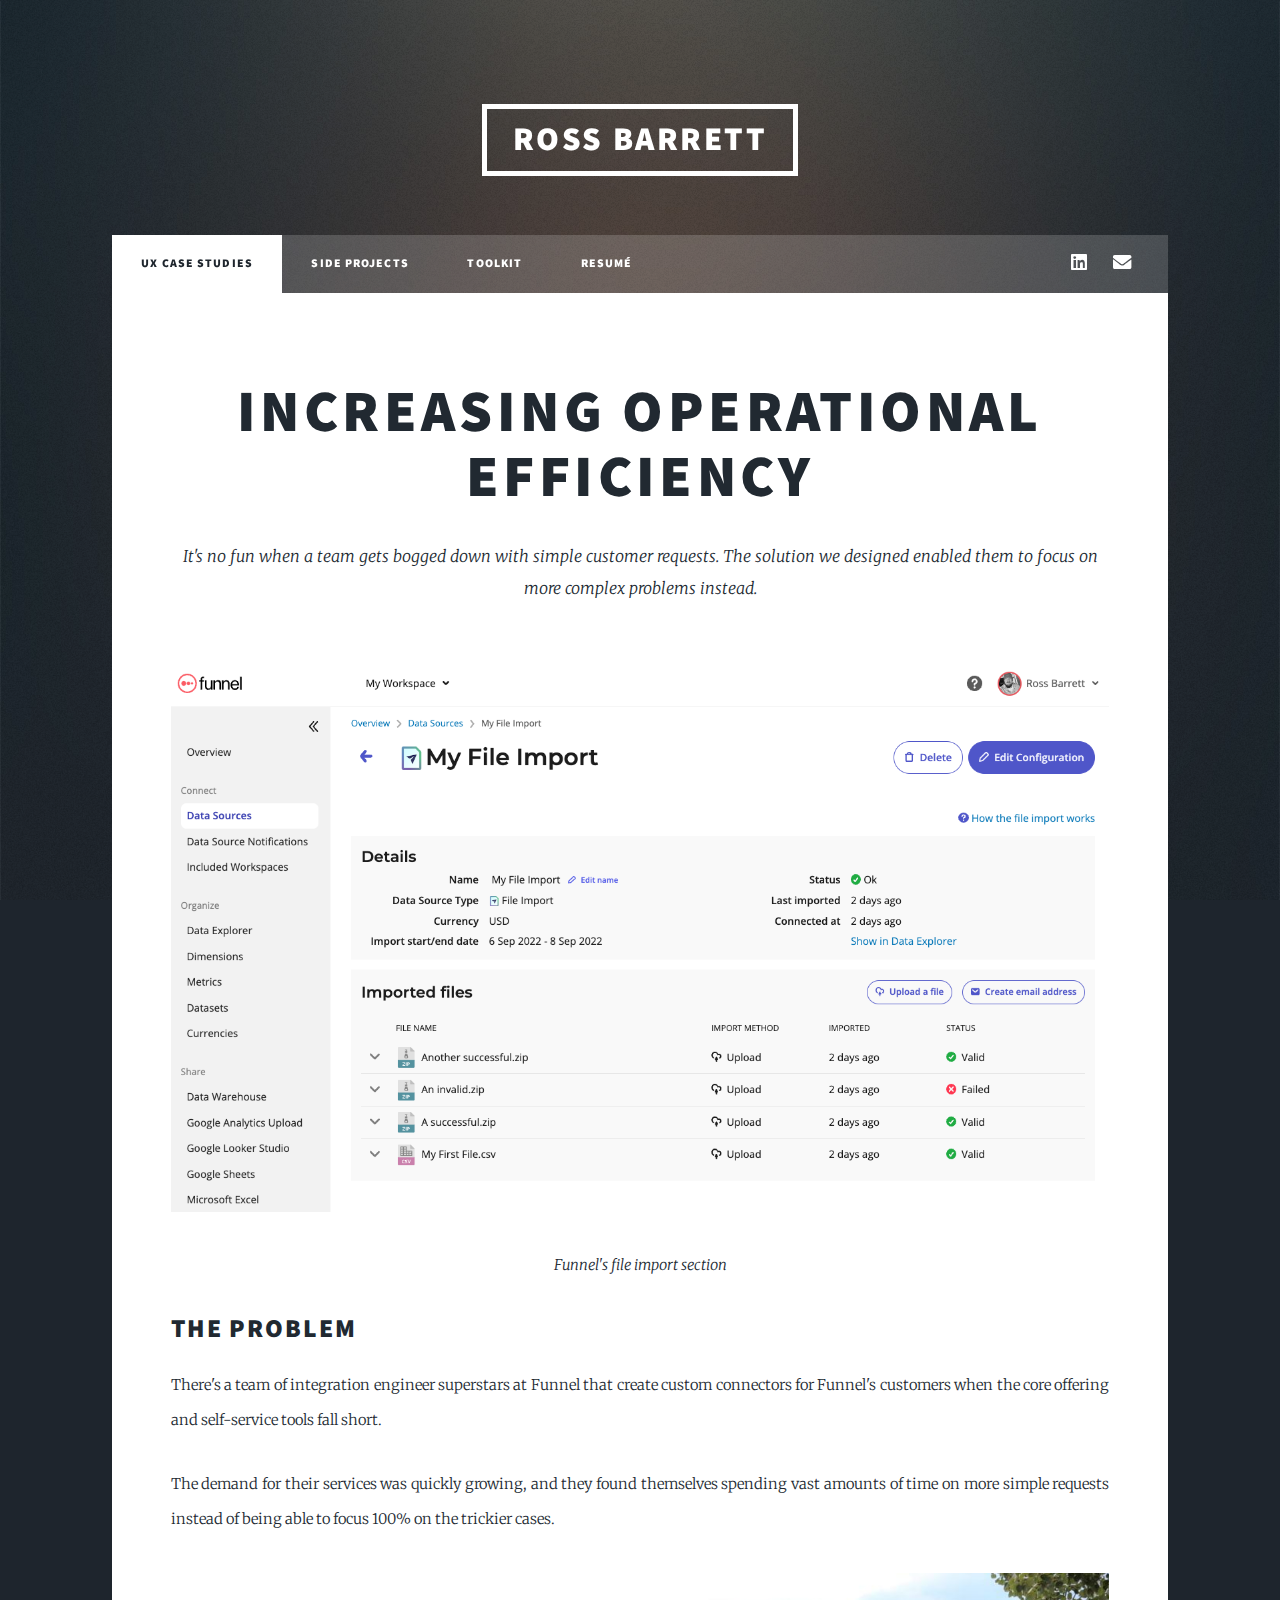
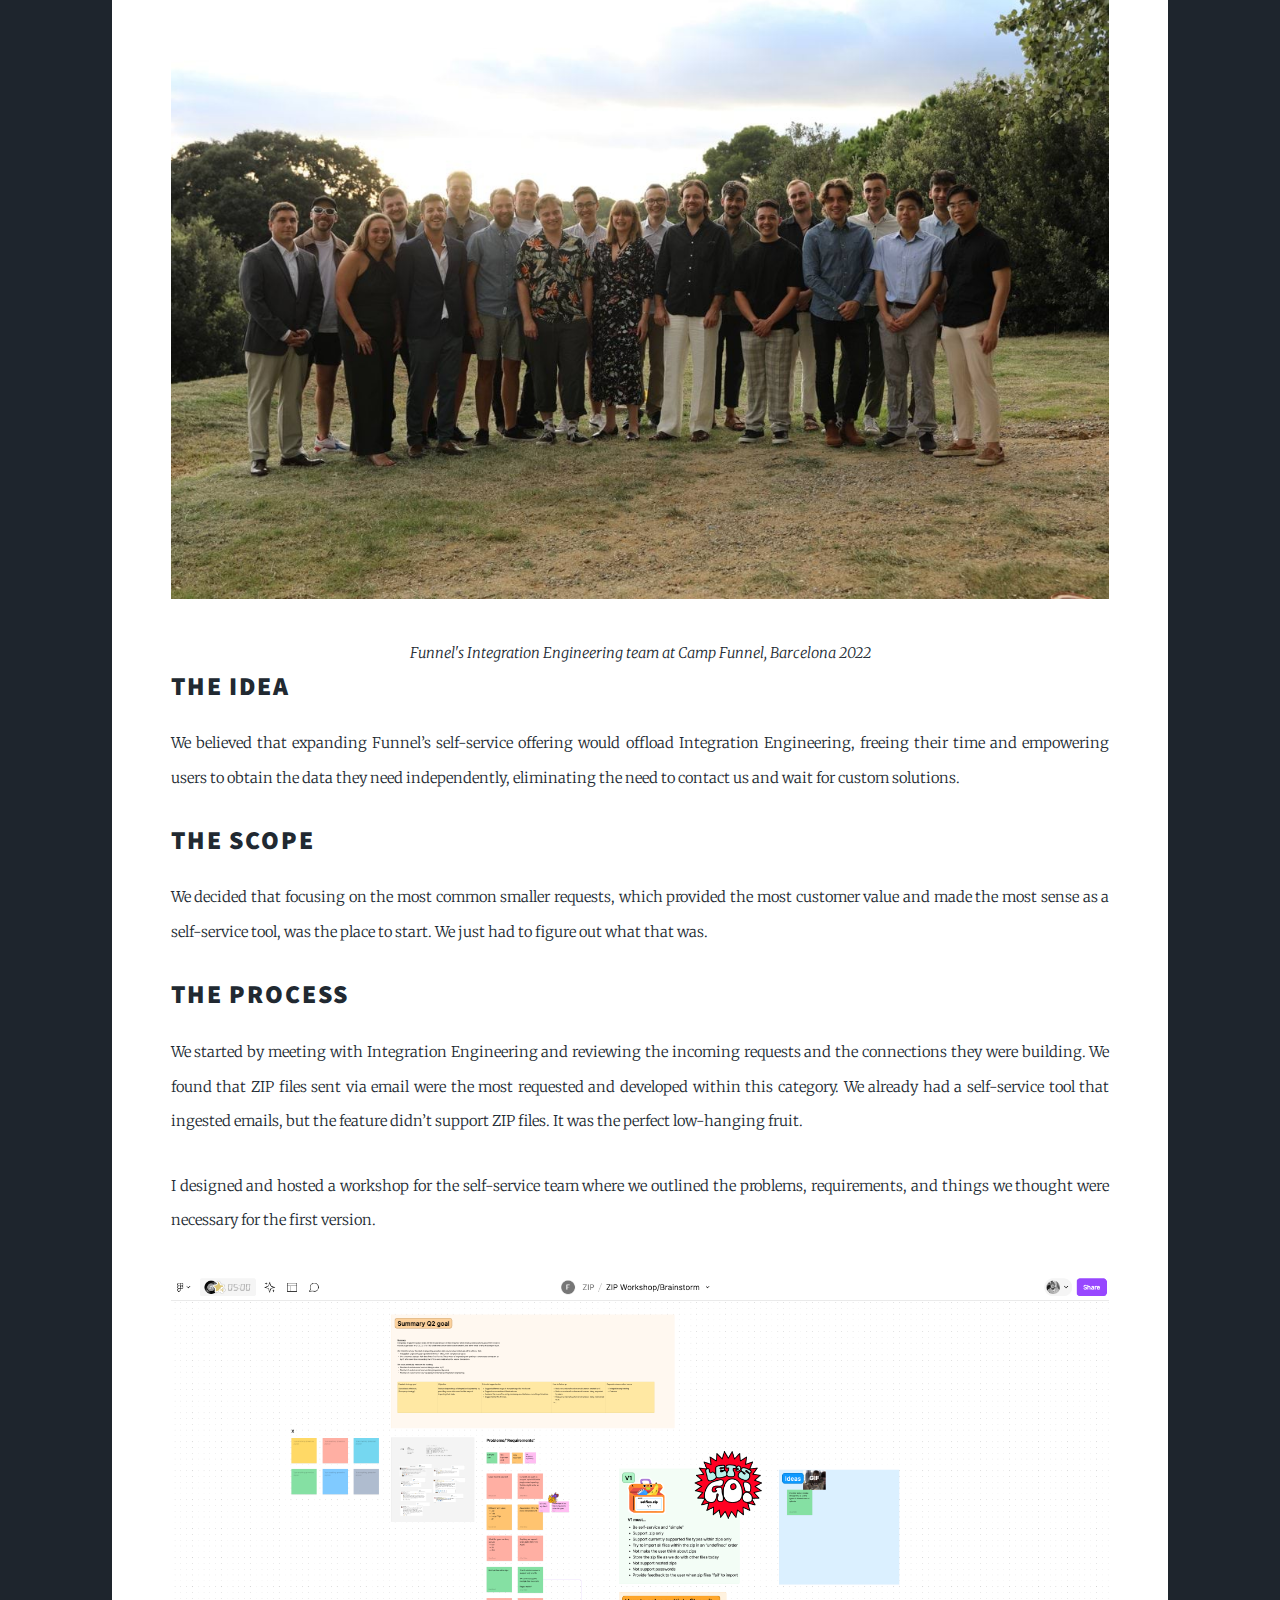
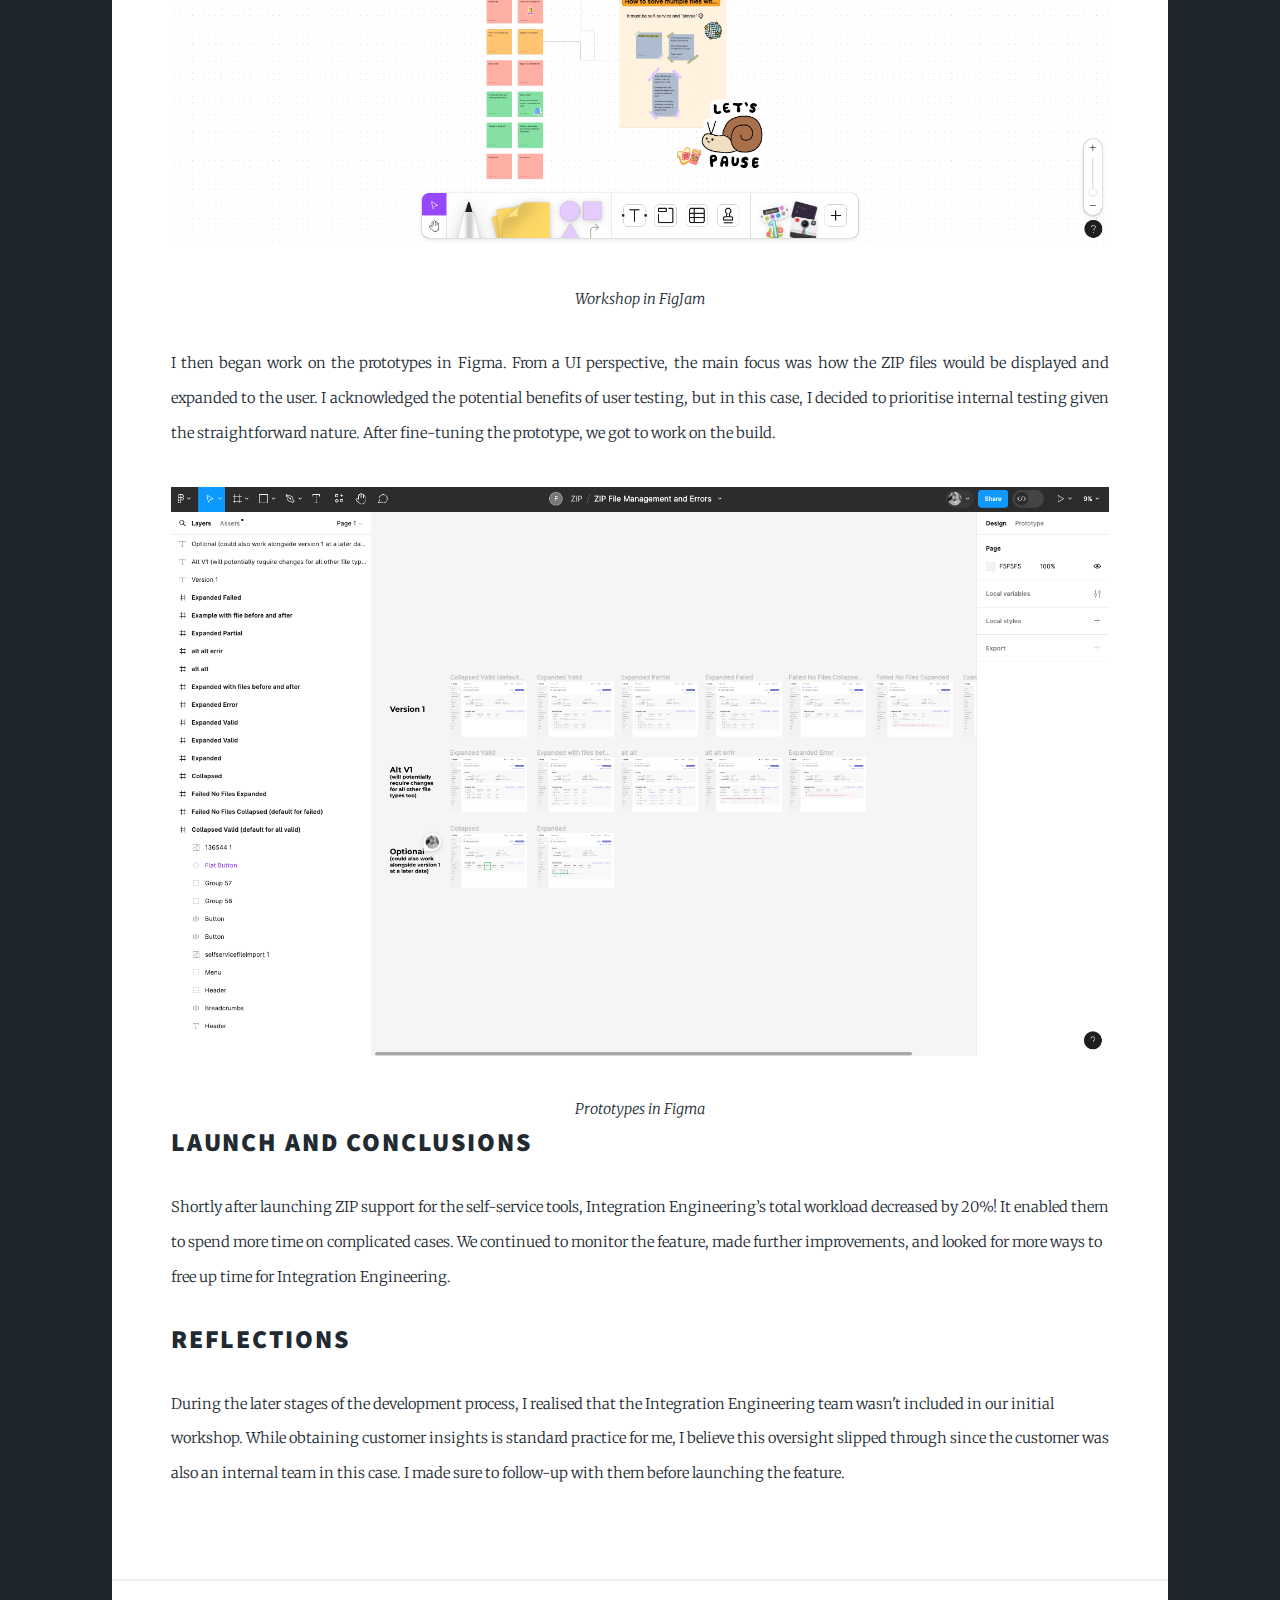
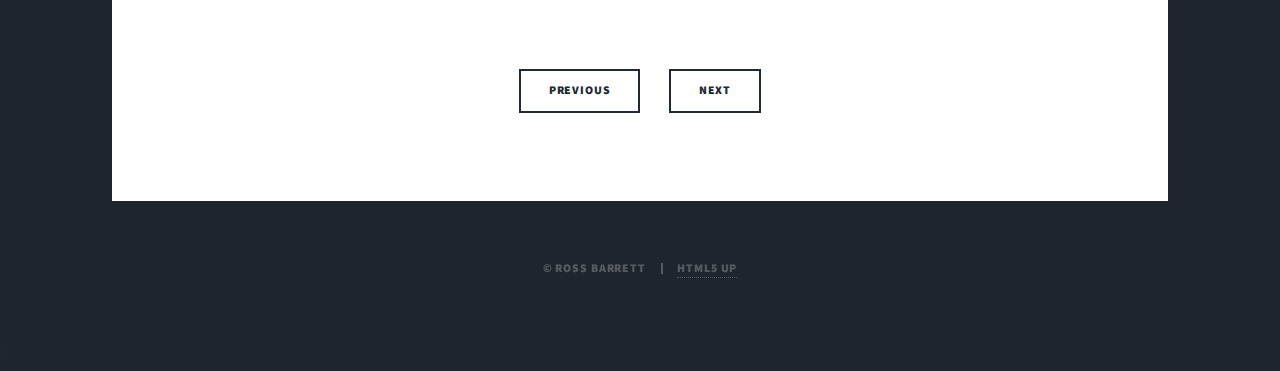
<file: case4.html>
<!DOCTYPE HTML>
<!--
	Massively by HTML5 UP
	html5up.net | @ajlkn
	Free for personal and commercial use under the CCA 3.0 license (html5up.net/license)
-->
<html>
	<head>
		<title>Ross Barrett - Increasing Operational Efficiency</title>
		<meta charset="utf-8" />
		<meta name="viewport" content="width=device-width, initial-scale=1, user-scalable=no" />
		<link rel="stylesheet" href="assets/css/main.css" />
		<noscript><link rel="stylesheet" href="assets/css/noscript.css" /></noscript>
	</head>
	<body class="is-preload">

		<!-- Wrapper -->
			<div id="wrapper">

				<!-- Header -->
					<header id="header">
						<a href="index.html" class="logo">Ross Barrett</a>
					</header>

				<!-- Nav -->
					<nav id="nav">
						<ul class="links">
							<li class="active"><a href="ux.html">UX Case Studies</a></li>
							<li><a href="side-projects.html">Side Projects</a></li>
							<li><a href="toolkit.html">Toolkit</a></li>
							<li><a href="resume.html">Resumé</a></li>
						</ul>
						<ul class="icons">
							<li><a href="https://www.linkedin.com/in/funnel-ross/" target=”_blank” class="icon brands fa-linkedin"><span class="label">LinkedIn</span></a></li>
							<li><a href="mailto:r_barrett1@hotmail.com" target=”_blank” class="icon solid fa-envelope"><span class="label">Email</span></a></li>
						</ul>
					</nav>

				<!-- Main -->
					<div id="main">

						<!-- Post -->
							<section class="post">
								<header class="major">
									<h1>Increasing Operational Efficiency</h1>
									<p>It's no fun when a team gets bogged down with simple customer requests. The solution we designed enabled them to focus on more complex problems instead.</p>
								</header>
								<div class="image fit"><img src="images/pic05.jpg" alt="" /></div>
								<center><i> Funnel's file import section</i></center>
								<p></p>
								<h2>The Problem</h2>
								<p>There's a team of integration engineer superstars at Funnel that create custom connectors for Funnel's customers when the core offering and self-service tools fall short.</p>
								<p>The demand for their services was quickly growing, and they found themselves spending vast amounts of time on more simple requests instead of being able to focus 100% on the trickier cases.</p>
								<div class="image fit"><img src="images/ioe1.jpeg" alt="" /></div> 
								<center><i> Funnel's Integration Engineering team at Camp Funnel, Barcelona 2022</i></center>
								<h2>The Idea</h2>
								<p>We believed that expanding Funnel’s self-service offering would offload Integration Engineering, freeing their time and empowering users to obtain the data they need independently, eliminating the need to contact us and wait for custom solutions.</p>							
								<h2>The Scope</h2>
								<p>We decided that focusing on the most common smaller requests, which provided the most customer value and made the most sense as a self-service tool, was the place to start. We just had to figure out what that was.</p>
								<h2>The Process</h2>
								<p>We started by meeting with Integration Engineering and reviewing the incoming requests and the connections they were building. We found that ZIP files sent via email were the most requested and developed within this category. We already had a self-service tool that ingested emails, but the feature didn’t support ZIP files. It was the perfect low-hanging fruit.</p>
								<p>I designed and hosted a workshop for the self-service team where we outlined the problems, requirements, and things we thought were necessary for the first version.</p>
								<div class="image fit"><img src="images/ioe2.png" alt="" /></div> 
								<center><i>Workshop in FigJam</i></center>
								</p></p>
								<p>I then began work on the prototypes in Figma. From a UI perspective, the main focus was how the ZIP files would be displayed and expanded to the user. I acknowledged the potential benefits of user testing, but in this case, I decided to prioritise internal testing given the straightforward nature. After fine-tuning the prototype, we got to work on the build.</p>
								<div class="image fit"><img src="images/ioe3.png" alt="" /></div> 
								<center><i>Prototypes in Figma</i></center>
								<h2>Launch and Conclusions</h2>
								</p>Shortly after launching ZIP support for the self-service tools, Integration Engineering’s total workload decreased by 20%! It enabled them to spend more time on complicated cases. We continued to monitor the feature, made further improvements, and looked for more ways to free up time for Integration Engineering.</p>
								<h2>Reflections</h2>
								</p>During the later stages of the development process, I realised that the Integration Engineering team wasn't included in our initial workshop. While obtaining customer insights is standard practice for me, I believe this oversight slipped through since the customer was also an internal team in this case. I made sure to follow-up with them before launching the feature.</p>
							</section>
							<!-- Nav -->
							<section class="post">
								</header>
								<ul class="actions special" style="display:flex;flex-direction:row;gap:1em;">
										<li><a href="case3.html" class="button">Previous</a></li> <li><a href="case5.html" class="button">Next</a></li>
									</ul>
					</div>

				<!-- Copyright -->
					<div id="copyright">
						<ul><li>&copy; Ross Barrett</li><li><a href="https://html5up.net" target=”_blank”>HTML5 UP</a></li></ul>
					</div>

			</div>

		<!-- Scripts -->
			<script src="assets/js/jquery.min.js"></script>
			<script src="assets/js/jquery.scrollex.min.js"></script>
			<script src="assets/js/jquery.scrolly.min.js"></script>
			<script src="assets/js/browser.min.js"></script>
			<script src="assets/js/breakpoints.min.js"></script>
			<script src="assets/js/util.js"></script>
			<script src="assets/js/main.js"></script>

	</body>
</html>
s
</file>
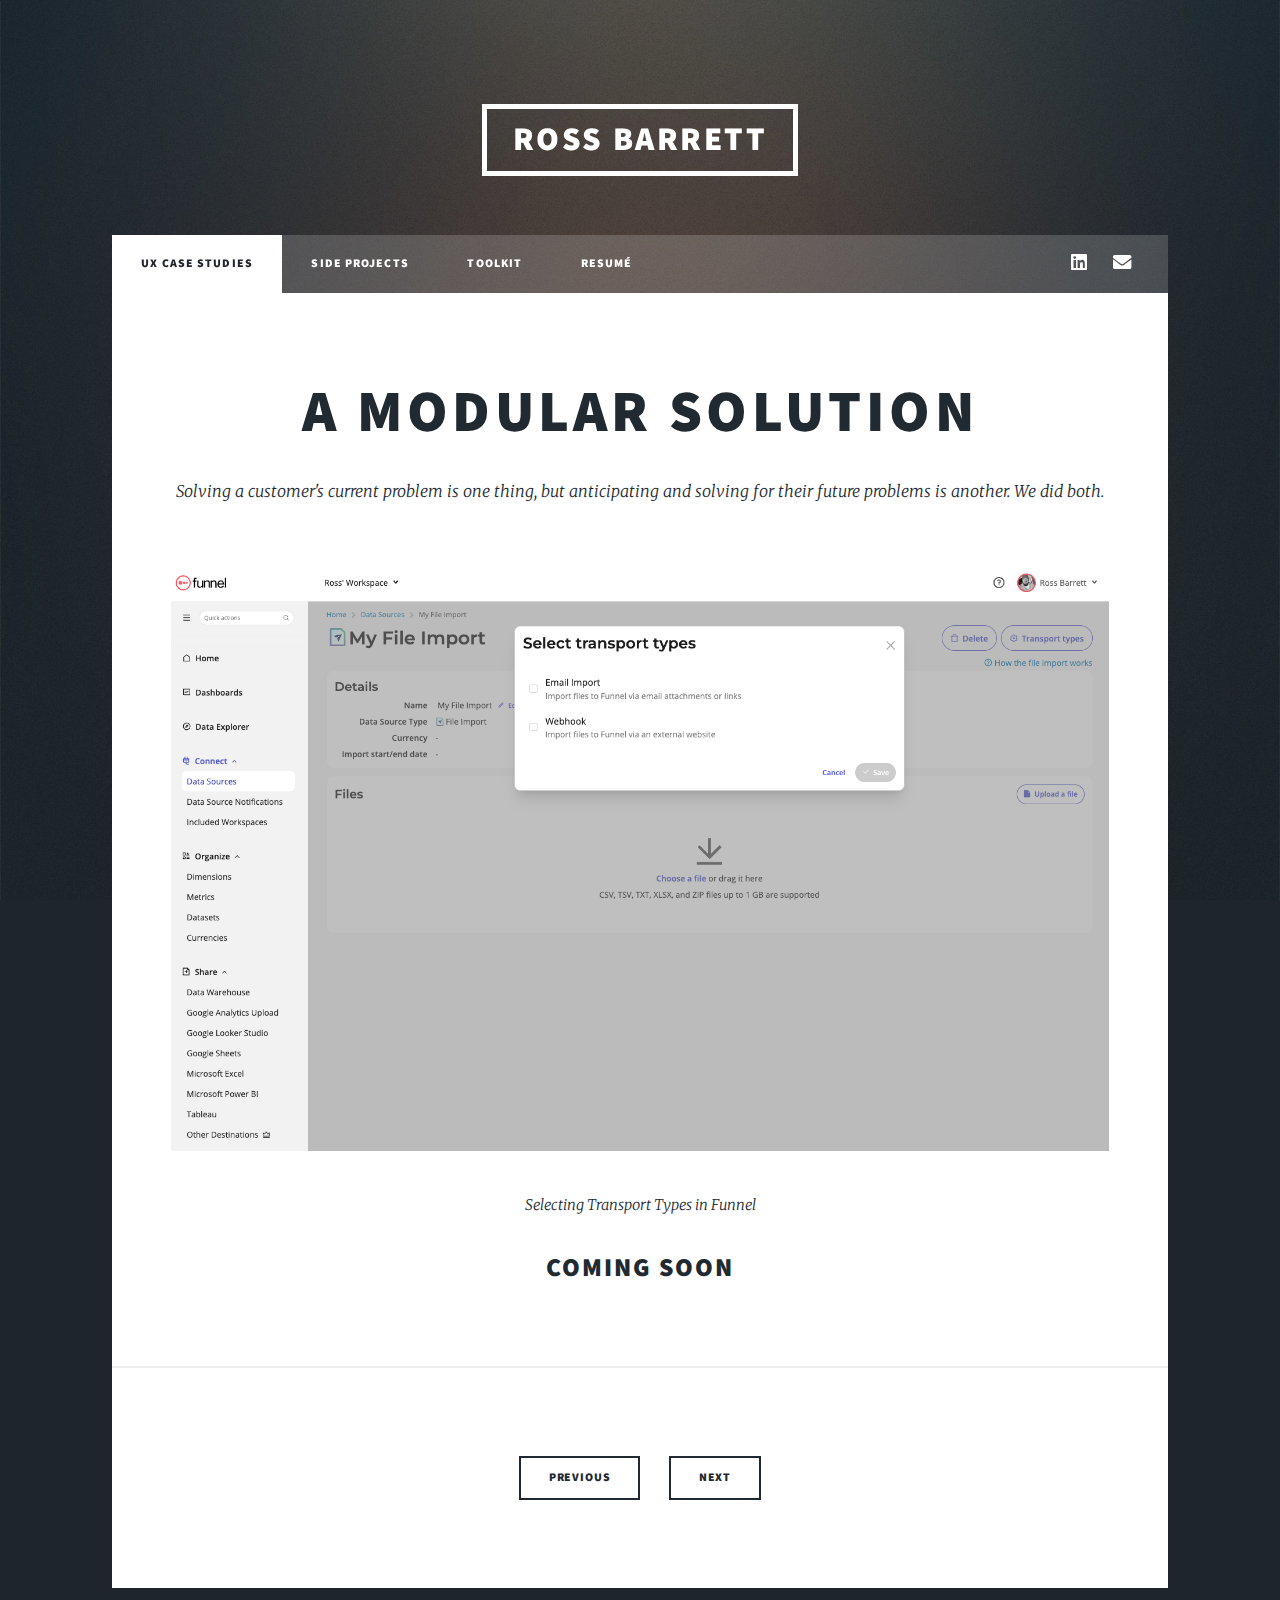
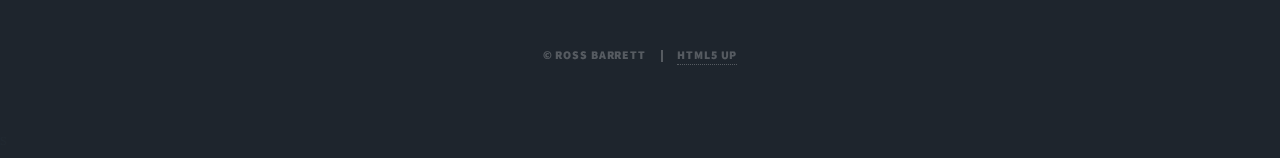
<file: case5.html>
<!DOCTYPE HTML>
<!--
	Massively by HTML5 UP
	html5up.net | @ajlkn
	Free for personal and commercial use under the CCA 3.0 license (html5up.net/license)
-->
<html>
	<head>
		<title>Ross Barrett - A Modular Solution</title>
		<meta charset="utf-8" />
		<meta name="viewport" content="width=device-width, initial-scale=1, user-scalable=no" />
		<link rel="stylesheet" href="assets/css/main.css" />
		<noscript><link rel="stylesheet" href="assets/css/noscript.css" /></noscript>
	</head>
	<body class="is-preload">

		<!-- Wrapper -->
			<div id="wrapper">

				<!-- Header -->
					<header id="header">
						<a href="index.html" class="logo">Ross Barrett</a>
					</header>

				<!-- Nav -->
					<nav id="nav">
						<ul class="links">
							<li class="active"><a href="ux.html">UX Case Studies</a></li>
							<li><a href="side-projects.html">Side Projects</a></li>
							<li><a href="toolkit.html">Toolkit</a></li>
							<li><a href="resume.html">Resumé</a></li>
						</ul>
						<ul class="icons">
							<li><a href="https://www.linkedin.com/in/funnel-ross/" target=”_blank” class="icon brands fa-linkedin"><span class="label">LinkedIn</span></a></li>
							<li><a href="mailto:r_barrett1@hotmail.com" target=”_blank” class="icon solid fa-envelope"><span class="label">Email</span></a></li>
						</ul>
					</nav>

				<!-- Main -->
					<div id="main">

						<!-- Post -->
							<section class="post">
								<header class="major">
									<h1>A Modular Solution</h1>
									<p>Solving a customer's current problem is one thing, but anticipating and solving for their future problems is another. We did both.</p>
								</header>
								<div class="image fit"><img src="images/pic006.png" alt="" /></div>
								<center><i> Selecting Transport Types in Funnel</i></center>
								<p></p>
								<p></p>
								<center><h2>COMING SOON</h2></center>
							</section>
							<!-- Nav -->
							<section class="post">
								</header>
								<ul class="actions special" style="display:flex;flex-direction:row;gap:1em;">
										<li><a href="case4.html" class="button">Previous</a></li> <li><a href="case6.html" class="button">Next</a></li>
									</ul>
					</div>

				<!-- Copyright -->
					<div id="copyright">
						<ul><li>&copy; Ross Barrett</li><li><a href="https://html5up.net" target=”_blank”>HTML5 UP</a></li></ul>
					</div>

			</div>

		<!-- Scripts -->
			<script src="assets/js/jquery.min.js"></script>
			<script src="assets/js/jquery.scrollex.min.js"></script>
			<script src="assets/js/jquery.scrolly.min.js"></script>
			<script src="assets/js/browser.min.js"></script>
			<script src="assets/js/breakpoints.min.js"></script>
			<script src="assets/js/util.js"></script>
			<script src="assets/js/main.js"></script>

	</body>
</html>
s
</file>
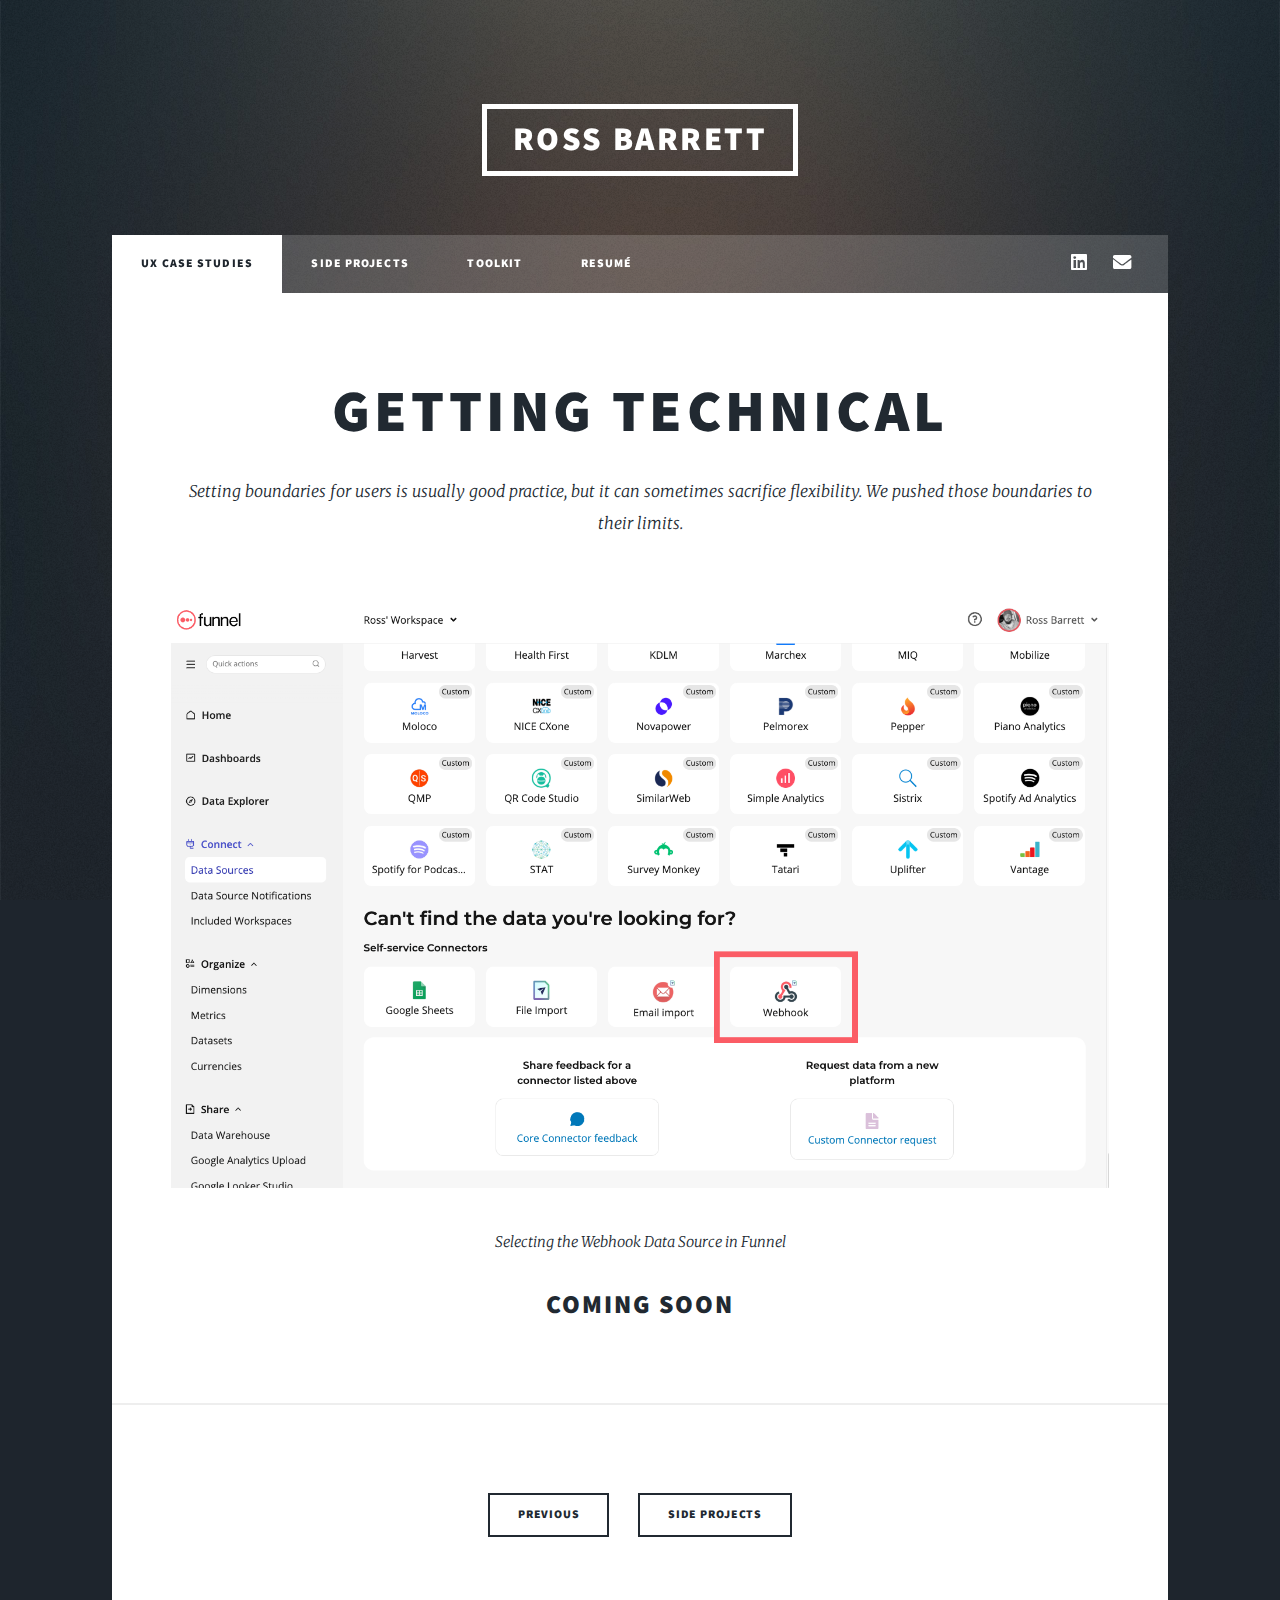
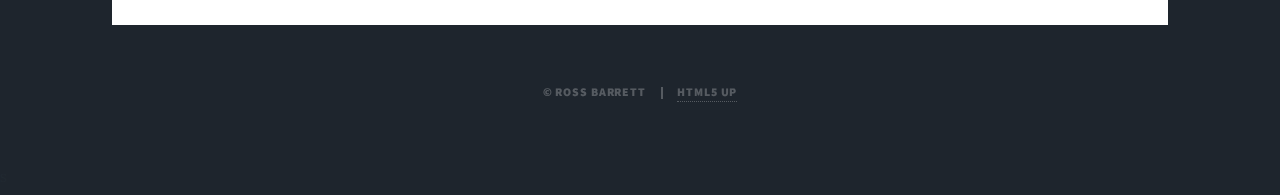
<file: case6.html>
<!DOCTYPE HTML>
<!--
	Massively by HTML5 UP
	html5up.net | @ajlkn
	Free for personal and commercial use under the CCA 3.0 license (html5up.net/license)
-->
<html>
	<head>
		<title>Ross Barrett - Getting Technical</title>
		<meta charset="utf-8" />
		<meta name="viewport" content="width=device-width, initial-scale=1, user-scalable=no" />
		<link rel="stylesheet" href="assets/css/main.css" />
		<noscript><link rel="stylesheet" href="assets/css/noscript.css" /></noscript>
	</head>
	<body class="is-preload">

		<!-- Wrapper -->
			<div id="wrapper">

				<!-- Header -->
					<header id="header">
						<a href="index.html" class="logo">Ross Barrett</a>
					</header>

				<!-- Nav -->
					<nav id="nav">
						<ul class="links">
							<li class="active"><a href="ux.html">UX Case Studies</a></li>
							<li><a href="side-projects.html">Side Projects</a></li>
							<li><a href="toolkit.html">Toolkit</a></li>
							<li><a href="resume.html">Resumé</a></li>
						</ul>
						<ul class="icons">
							<li><a href="https://www.linkedin.com/in/funnel-ross/" target=”_blank” class="icon brands fa-linkedin"><span class="label">LinkedIn</span></a></li>
							<li><a href="mailto:r_barrett1@hotmail.com" target=”_blank” class="icon solid fa-envelope"><span class="label">Email</span></a></li>
						</ul>
					</nav>

				<!-- Main -->
					<div id="main">

						<!-- Post -->
							<section class="post">
								<header class="major">
									<h1>Getting Technical</h1>
									<p>Setting boundaries for users is usually good practice, but it can sometimes sacrifice flexibility. We pushed those boundaries to their limits.</p>
								</header>
								<div class="image fit"><img src="images/pic007.png" alt="" /></div>
								<center><i> Selecting the Webhook Data Source in Funnel</i></center>
								<p></p>
								<p></p>
								<center><h2>COMING SOON</h2></center>
							</section>
							<!-- Nav -->
							<section class="post">
								</header>
								<ul class="actions special" style="display:flex;flex-direction:row;gap:1em;">
										<li><a href="case5.html" class="button">Previous</a></li> <li><a href="side-projects.html" class="button">Side Projects</a></li>
									</ul>
					</div>

				<!-- Copyright -->
					<div id="copyright">
						<ul><li>&copy; Ross Barrett</li><li><a href="https://html5up.net" target=”_blank”>HTML5 UP</a></li></ul>
					</div>

			</div>

		<!-- Scripts -->
			<script src="assets/js/jquery.min.js"></script>
			<script src="assets/js/jquery.scrollex.min.js"></script>
			<script src="assets/js/jquery.scrolly.min.js"></script>
			<script src="assets/js/browser.min.js"></script>
			<script src="assets/js/breakpoints.min.js"></script>
			<script src="assets/js/util.js"></script>
			<script src="assets/js/main.js"></script>

	</body>
</html>
s
</file>
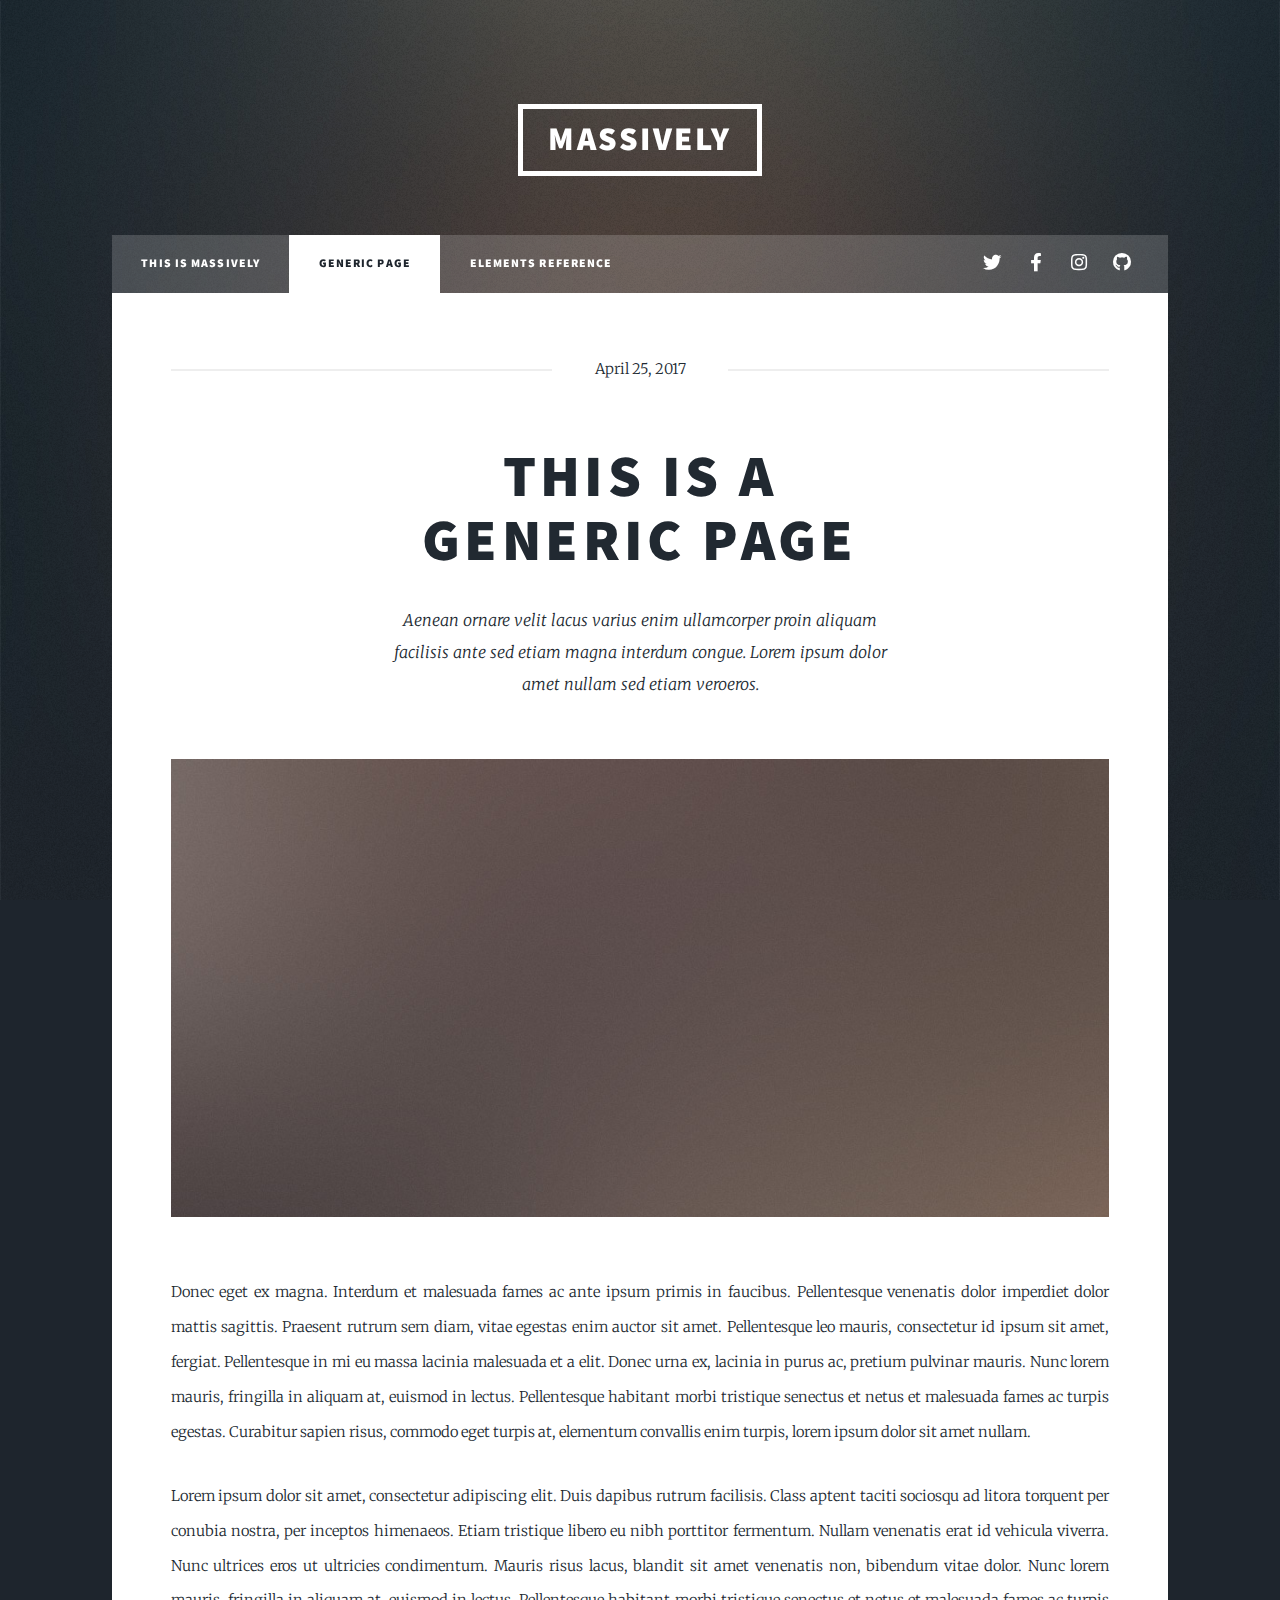
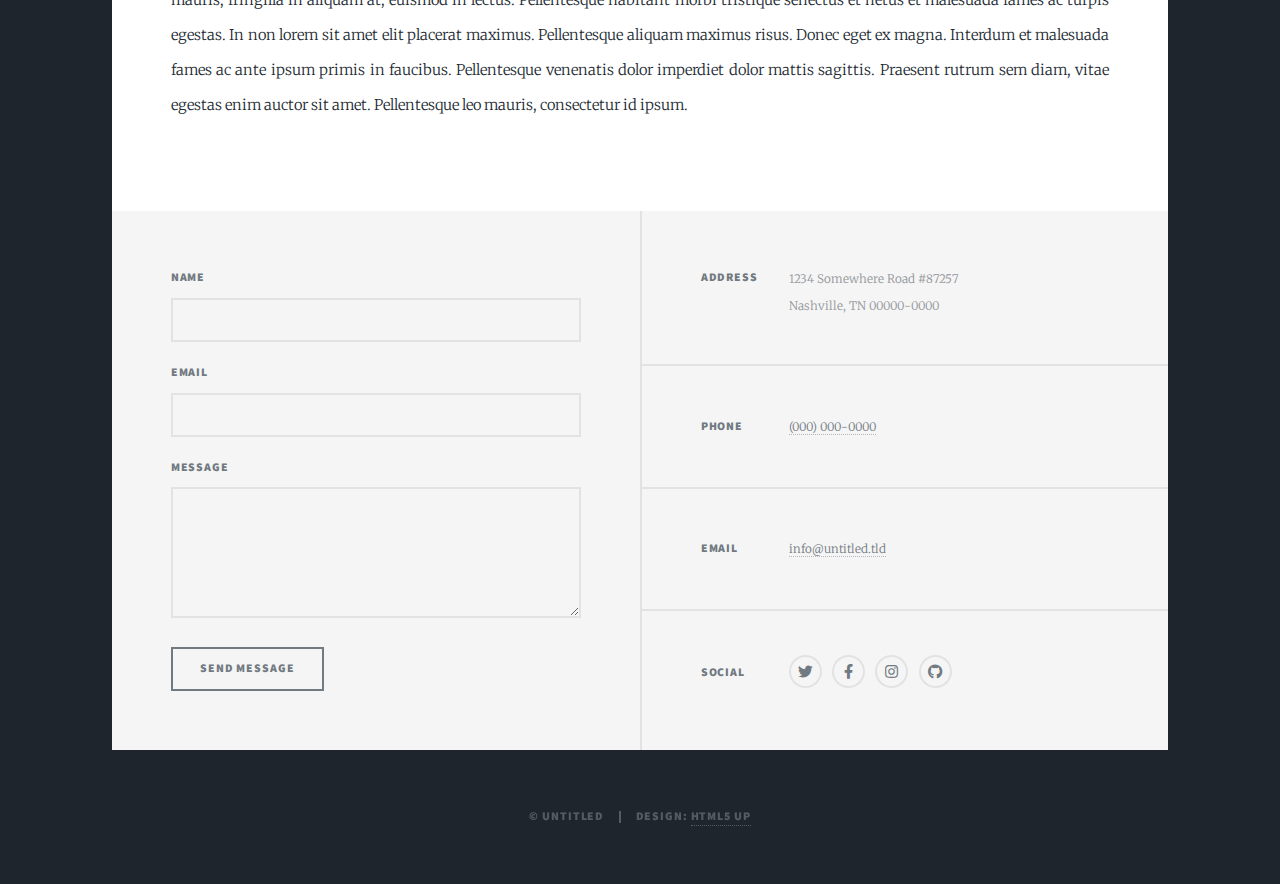
<file: generic.html>
<!DOCTYPE HTML>
<!--
	Massively by HTML5 UP
	html5up.net | @ajlkn
	Free for personal and commercial use under the CCA 3.0 license (html5up.net/license)
-->
<html>
	<head>
		<title>Generic Page - Massively by HTML5 UP</title>
		<meta charset="utf-8" />
		<meta name="viewport" content="width=device-width, initial-scale=1, user-scalable=no" />
		<link rel="stylesheet" href="assets/css/main.css" />
		<noscript><link rel="stylesheet" href="assets/css/noscript.css" /></noscript>
	</head>
	<body class="is-preload">

		<!-- Wrapper -->
			<div id="wrapper">

				<!-- Header -->
					<header id="header">
						<a href="index.html" class="logo">Massively</a>
					</header>

				<!-- Nav -->
					<nav id="nav">
						<ul class="links">
							<li><a href="index.html">This is Massively</a></li>
							<li class="active"><a href="generic.html">Generic Page</a></li>
							<li><a href="elements.html">Elements Reference</a></li>
						</ul>
						<ul class="icons">
							<li><a href="#" class="icon brands fa-twitter"><span class="label">Twitter</span></a></li>
							<li><a href="#" class="icon brands fa-facebook-f"><span class="label">Facebook</span></a></li>
							<li><a href="#" class="icon brands fa-instagram"><span class="label">Instagram</span></a></li>
							<li><a href="#" class="icon brands fa-github"><span class="label">GitHub</span></a></li>
						</ul>
					</nav>

				<!-- Main -->
					<div id="main">

						<!-- Post -->
							<section class="post">
								<header class="major">
									<span class="date">April 25, 2017</span>
									<h1>This is a<br />
									Generic Page</h1>
									<p>Aenean ornare velit lacus varius enim ullamcorper proin aliquam<br />
									facilisis ante sed etiam magna interdum congue. Lorem ipsum dolor<br />
									amet nullam sed etiam veroeros.</p>
								</header>
								<div class="image main"><img src="images/pic01.jpg" alt="" /></div>
								<p>Donec eget ex magna. Interdum et malesuada fames ac ante ipsum primis in faucibus. Pellentesque venenatis dolor imperdiet dolor mattis sagittis. Praesent rutrum sem diam, vitae egestas enim auctor sit amet. Pellentesque leo mauris, consectetur id ipsum sit amet, fergiat. Pellentesque in mi eu massa lacinia malesuada et a elit. Donec urna ex, lacinia in purus ac, pretium pulvinar mauris. Nunc lorem mauris, fringilla in aliquam at, euismod in lectus. Pellentesque habitant morbi tristique senectus et netus et malesuada fames ac turpis egestas. Curabitur sapien risus, commodo eget turpis at, elementum convallis enim turpis, lorem ipsum dolor sit amet nullam.</p>
								<p>Lorem ipsum dolor sit amet, consectetur adipiscing elit. Duis dapibus rutrum facilisis. Class aptent taciti sociosqu ad litora torquent per conubia nostra, per inceptos himenaeos. Etiam tristique libero eu nibh porttitor fermentum. Nullam venenatis erat id vehicula viverra. Nunc ultrices eros ut ultricies condimentum. Mauris risus lacus, blandit sit amet venenatis non, bibendum vitae dolor. Nunc lorem mauris, fringilla in aliquam at, euismod in lectus. Pellentesque habitant morbi tristique senectus et netus et malesuada fames ac turpis egestas. In non lorem sit amet elit placerat maximus. Pellentesque aliquam maximus risus. Donec eget ex magna. Interdum et malesuada fames ac ante ipsum primis in faucibus. Pellentesque venenatis dolor imperdiet dolor mattis sagittis. Praesent rutrum sem diam, vitae egestas enim auctor sit amet. Pellentesque leo mauris, consectetur id ipsum.</p>
							</section>

					</div>

				<!-- Footer -->
					<footer id="footer">
						<section>
							<form method="post" action="#">
								<div class="fields">
									<div class="field">
										<label for="name">Name</label>
										<input type="text" name="name" id="name" />
									</div>
									<div class="field">
										<label for="email">Email</label>
										<input type="text" name="email" id="email" />
									</div>
									<div class="field">
										<label for="message">Message</label>
										<textarea name="message" id="message" rows="3"></textarea>
									</div>
								</div>
								<ul class="actions">
									<li><input type="submit" value="Send Message" /></li>
								</ul>
							</form>
						</section>
						<section class="split contact">
							<section class="alt">
								<h3>Address</h3>
								<p>1234 Somewhere Road #87257<br />
								Nashville, TN 00000-0000</p>
							</section>
							<section>
								<h3>Phone</h3>
								<p><a href="#">(000) 000-0000</a></p>
							</section>
							<section>
								<h3>Email</h3>
								<p><a href="#">info@untitled.tld</a></p>
							</section>
							<section>
								<h3>Social</h3>
								<ul class="icons alt">
									<li><a href="#" class="icon brands alt fa-twitter"><span class="label">Twitter</span></a></li>
									<li><a href="#" class="icon brands alt fa-facebook-f"><span class="label">Facebook</span></a></li>
									<li><a href="#" class="icon brands alt fa-instagram"><span class="label">Instagram</span></a></li>
									<li><a href="#" class="icon brands alt fa-github"><span class="label">GitHub</span></a></li>
								</ul>
							</section>
						</section>
					</footer>

				<!-- Copyright -->
					<div id="copyright">
						<ul><li>&copy; Untitled</li><li>Design: <a href="https://html5up.net">HTML5 UP</a></li></ul>
					</div>

			</div>

		<!-- Scripts -->
			<script src="assets/js/jquery.min.js"></script>
			<script src="assets/js/jquery.scrollex.min.js"></script>
			<script src="assets/js/jquery.scrolly.min.js"></script>
			<script src="assets/js/browser.min.js"></script>
			<script src="assets/js/breakpoints.min.js"></script>
			<script src="assets/js/util.js"></script>
			<script src="assets/js/main.js"></script>

	</body>
</html>
</file>
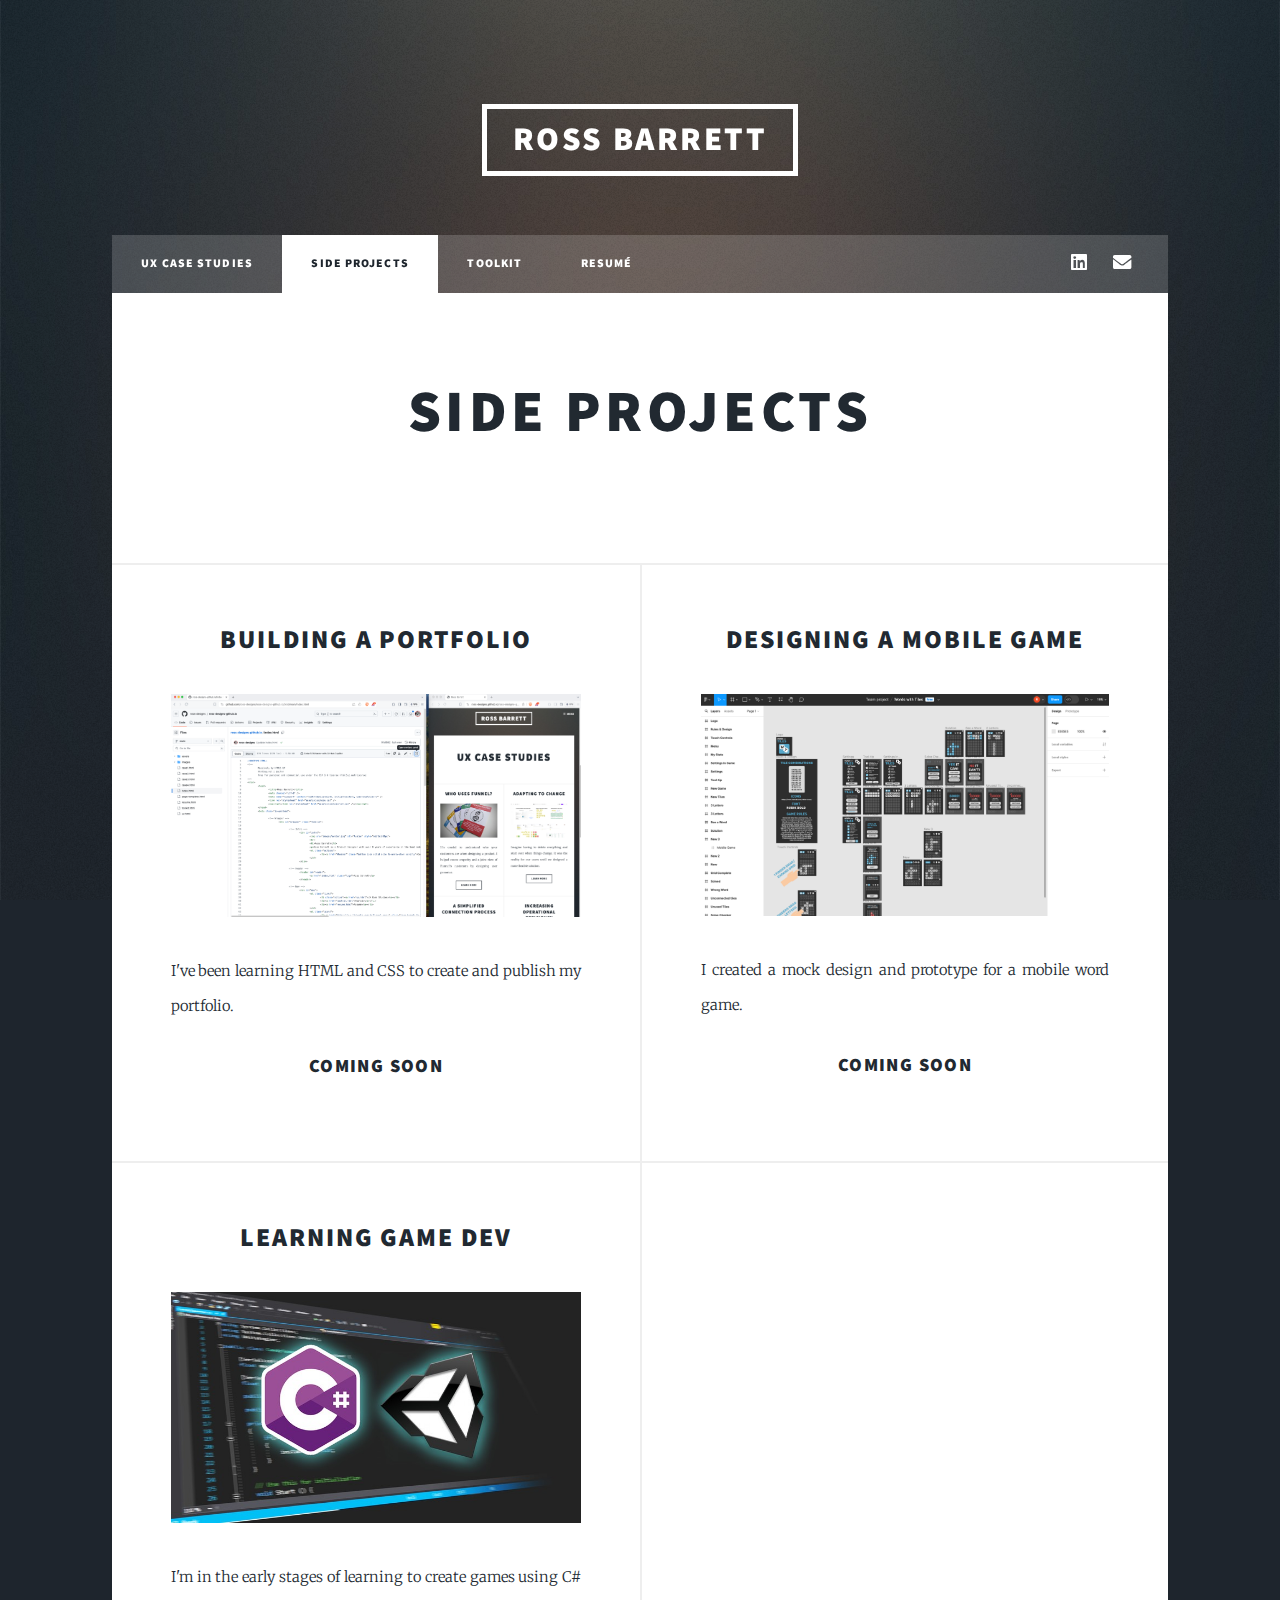
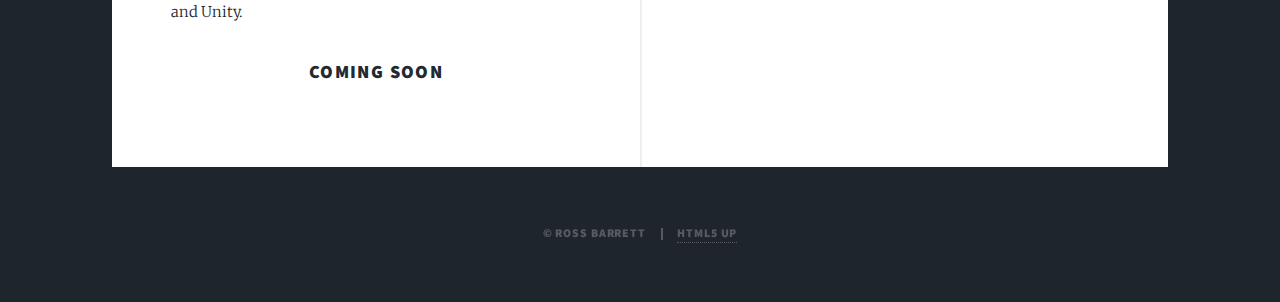
<file: side-projects.html>
<!DOCTYPE HTML>
<!--
	Massively by HTML5 UP
	html5up.net | @ajlkn
	Free for personal and commercial use under the CCA 3.0 license (html5up.net/license)
-->
<html>
	<head>
		<title>Ross Barrett - Side Projects</title>
		<meta charset="utf-8" />
		<meta name="viewport" content="width=device-width, initial-scale=1, user-scalable=no" />
		<link rel="stylesheet" href="assets/css/main.css" />
		<noscript><link rel="stylesheet" href="assets/css/noscript.css" /></noscript>
	</head>
	<body class="is-preload">

		<!-- Wrapper -->
			<div id="wrapper">

				<!-- Header -->
					<header id="header">
						<a href="index.html" class="logo">Ross Barrett</a>
					</header>

				<!-- Nav -->
					<nav id="nav">
						<ul class="links">
							<li><a href="ux.html">UX Case Studies</a></li>
							<li class="active"><a href="side-projects.html">Side Projects</a></li>
							<li><a href="toolkit.html">Toolkit</a></li>
							<li><a href="resume.html">Resumé</a></li>
						</ul>
						<ul class="icons">
							<li><a href="https://www.linkedin.com/in/funnel-ross/" target=”_blank” class="icon brands fa-linkedin"><span class="label">LinkedIn</span></a></li>
							<li><a href="mailto:r_barrett1@hotmail.com" target=”_blank” class="icon solid fa-envelope"><span class="label">Email</span></a></li>
						</ul>
					</nav>

				<!-- Main -->
					<div id="main">
						<!-- Featured Post -->
							<article class="post featured">
								<header class="major">
									<h2>Side Projects</a></h2>
								</header>
								</ul>
							</article>
						<!-- Posts -->
							<section class="posts">
								<article>
									<header>
										<h2>Building a Portfolio</a></h2>
									</header>
									<a class="image fit"><img src="images/pd1.png"/></a>
									<p>I've been learning HTML and CSS to create and publish my portfolio.</p>
									<p></p>
									<center><h3>Coming Soon</h3></center>
								</article>
								<article>
									<header>
										<h2>Designing a Mobile Game</a></h2>
									</header>
									<a class="image fit"><img src="images/wwt1.png"/></a>
									<p>I created a mock design and prototype for a mobile word game.</p>
									<p></p>
									<center><h3>Coming Soon</h3></center>
								</article>
								<article>
									<header>
										<h2>Learning Game Dev</a></h2>
									</header>
									<a class="image fit"><img src="images/gd1.jpg"/></a>
									<p>I'm in the early stages of learning to create games using C# and Unity.</p>
									<p></p>
									<center><h3>Coming Soon</h3></center>
								</article>
								<article>
								</article>
							</section>

			</div>

				<!-- Copyright -->
					<div id="copyright">
						<ul><li>&copy; Ross Barrett</li><li><a href="https://html5up.net" target=”_blank”>HTML5 UP</a></li></ul>
					</div>

			</div>

		<!-- Scripts -->
			<script src="assets/js/jquery.min.js"></script>
			<script src="assets/js/jquery.scrollex.min.js"></script>
			<script src="assets/js/jquery.scrolly.min.js"></script>
			<script src="assets/js/browser.min.js"></script>
			<script src="assets/js/breakpoints.min.js"></script>
			<script src="assets/js/util.js"></script>
			<script src="assets/js/main.js"></script>

	</body>
</html>
</file>
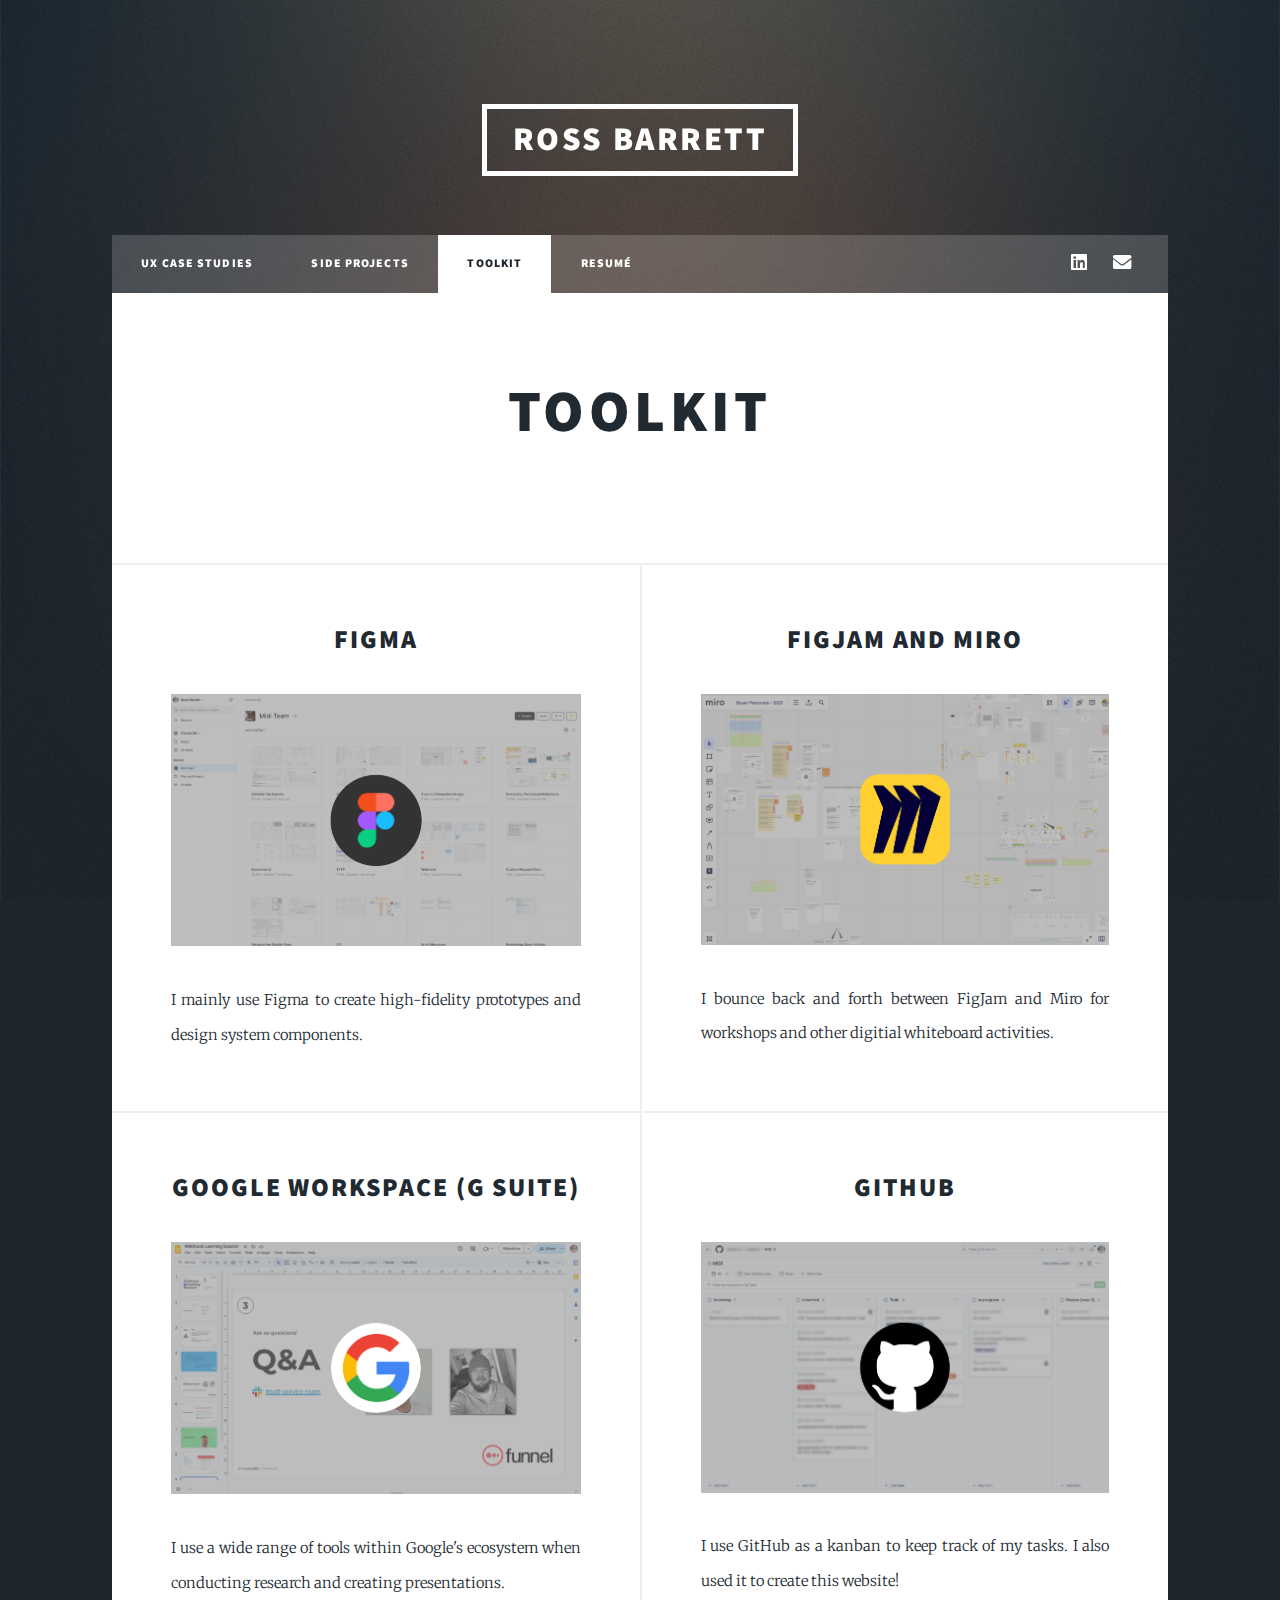
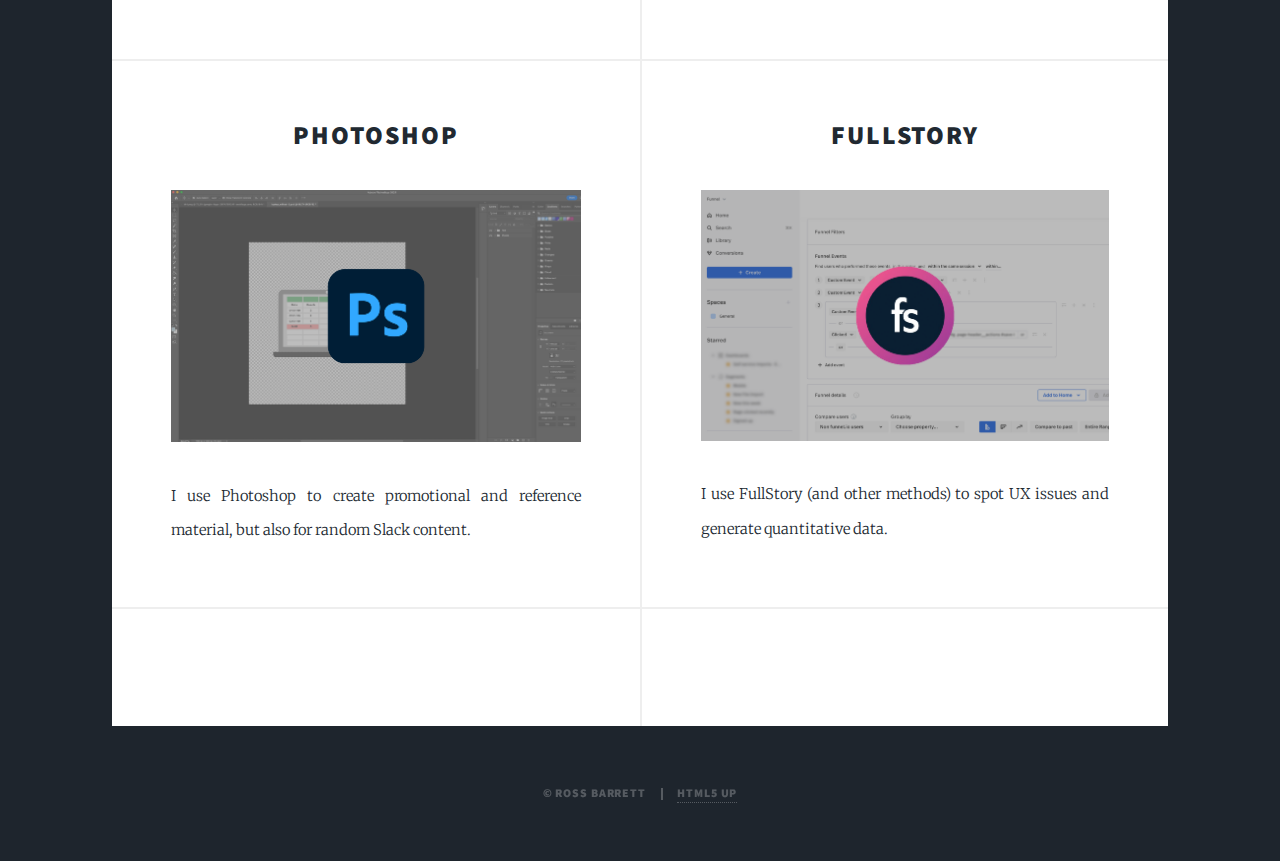
<file: toolkit.html>
<!DOCTYPE HTML>
<!--
	Massively by HTML5 UP
	html5up.net | @ajlkn
	Free for personal and commercial use under the CCA 3.0 license (html5up.net/license)
-->
<html>
	<head>
		<title>Ross Barrett - Toolkit</title>
		<meta charset="utf-8" />
		<meta name="viewport" content="width=device-width, initial-scale=1, user-scalable=no" />
		<link rel="stylesheet" href="assets/css/main.css" />
		<noscript><link rel="stylesheet" href="assets/css/noscript.css" /></noscript>
	</head>
	<body class="is-preload">

		<!-- Wrapper -->
			<div id="wrapper">

				<!-- Header -->
					<header id="header">
						<a href="index.html" class="logo">Ross Barrett</a>
					</header>

				<!-- Nav -->
					<nav id="nav">
						<ul class="links">
							<li><a href="ux.html">UX Case Studies</a></li>
							<li><a href="side-projects.html">Side Projects</a></li>
							<li class="active"><a href="toolkit.html">Toolkit</a></li>
							<li class="inactive"><a href="resume.html">Resumé</a></li>
						</ul>
						<ul class="icons">
							<li><a href="https://www.linkedin.com/in/funnel-ross/" target=”_blank” class="icon brands fa-linkedin"><span class="label">LinkedIn</span></a></li>
							<li><a href="mailto:r_barrett1@hotmail.com" target=”_blank” class="icon solid fa-envelope"><span class="label">Email</span></a></li>
						</ul>
					</nav>

				<!-- Main -->
					<div id="main">
						<!-- Featured Post -->
							<article class="post featured">
								<header class="major">
									<h2>Toolkit</a></h2>
								</header>
								</ul>
							</article>
						<!-- Posts -->
							<section class="posts">
								<article>
									<header>
										<h2>Figma</h2>
									</header>
									<a class="image fit"><img src="images/t1.png" alt="" /></a>
									<p>I mainly use Figma to create high-fidelity prototypes and design system components.</p>
								</article>
								<article>
									<header>
										<h2>FigJam and Miro</h2>
									</header>
									<a class="image fit"><img src="images/t2.png" alt="" /></a>
									<p>I bounce back and forth between FigJam and Miro for workshops and other digitial whiteboard activities.</p>
								</article>
								<article>
									<header>
										<h2>Google Workspace (G Suite)</h2>
									</header>
									<a class="image fit"><img src="images/t3.png" alt="" /></a>
									<p>I use a wide range of tools within Google's ecosystem when conducting research and creating presentations.</p>
								</article>
								<article>
									<header>	
										<h2>GitHub</h2>
									</header>
									<a class="image fit"><img src="images/t4.png" alt="" /></a>
									<p>I use GitHub as a kanban to keep track of my tasks. I also used it to create this website!</p>
								</article>
								<article>
									<header>
										<h2>Photoshop</h2>
									</header>
									<a class="image fit"><img src="images/t5.png" alt="" /></a>
									<p>I use Photoshop to create promotional and reference material, but also for random Slack content.</p>
								</article>
								<article>
									<header>
										<h2>FullStory</h2>
									</header>
									<a class="image fit"><img src="images/fs1.png" alt="" /></a>
									<p>I use FullStory (and other methods) to spot UX issues and generate quantitative data.</p>
								</article>
								<article>
								</article>
								<article>
							</section>

					</div>

				<!-- Copyright -->
					<div id="copyright">
						<ul><li>&copy; Ross Barrett</li><li><a href="https://html5up.net" target=”_blank”>HTML5 UP</a></li></ul>
					</div>

			</div>

		<!-- Scripts -->
			<script src="assets/js/jquery.min.js"></script>
			<script src="assets/js/jquery.scrollex.min.js"></script>
			<script src="assets/js/jquery.scrolly.min.js"></script>
			<script src="assets/js/browser.min.js"></script>
			<script src="assets/js/breakpoints.min.js"></script>
			<script src="assets/js/util.js"></script>
			<script src="assets/js/main.js"></script>

	</body>
</html>
</file>
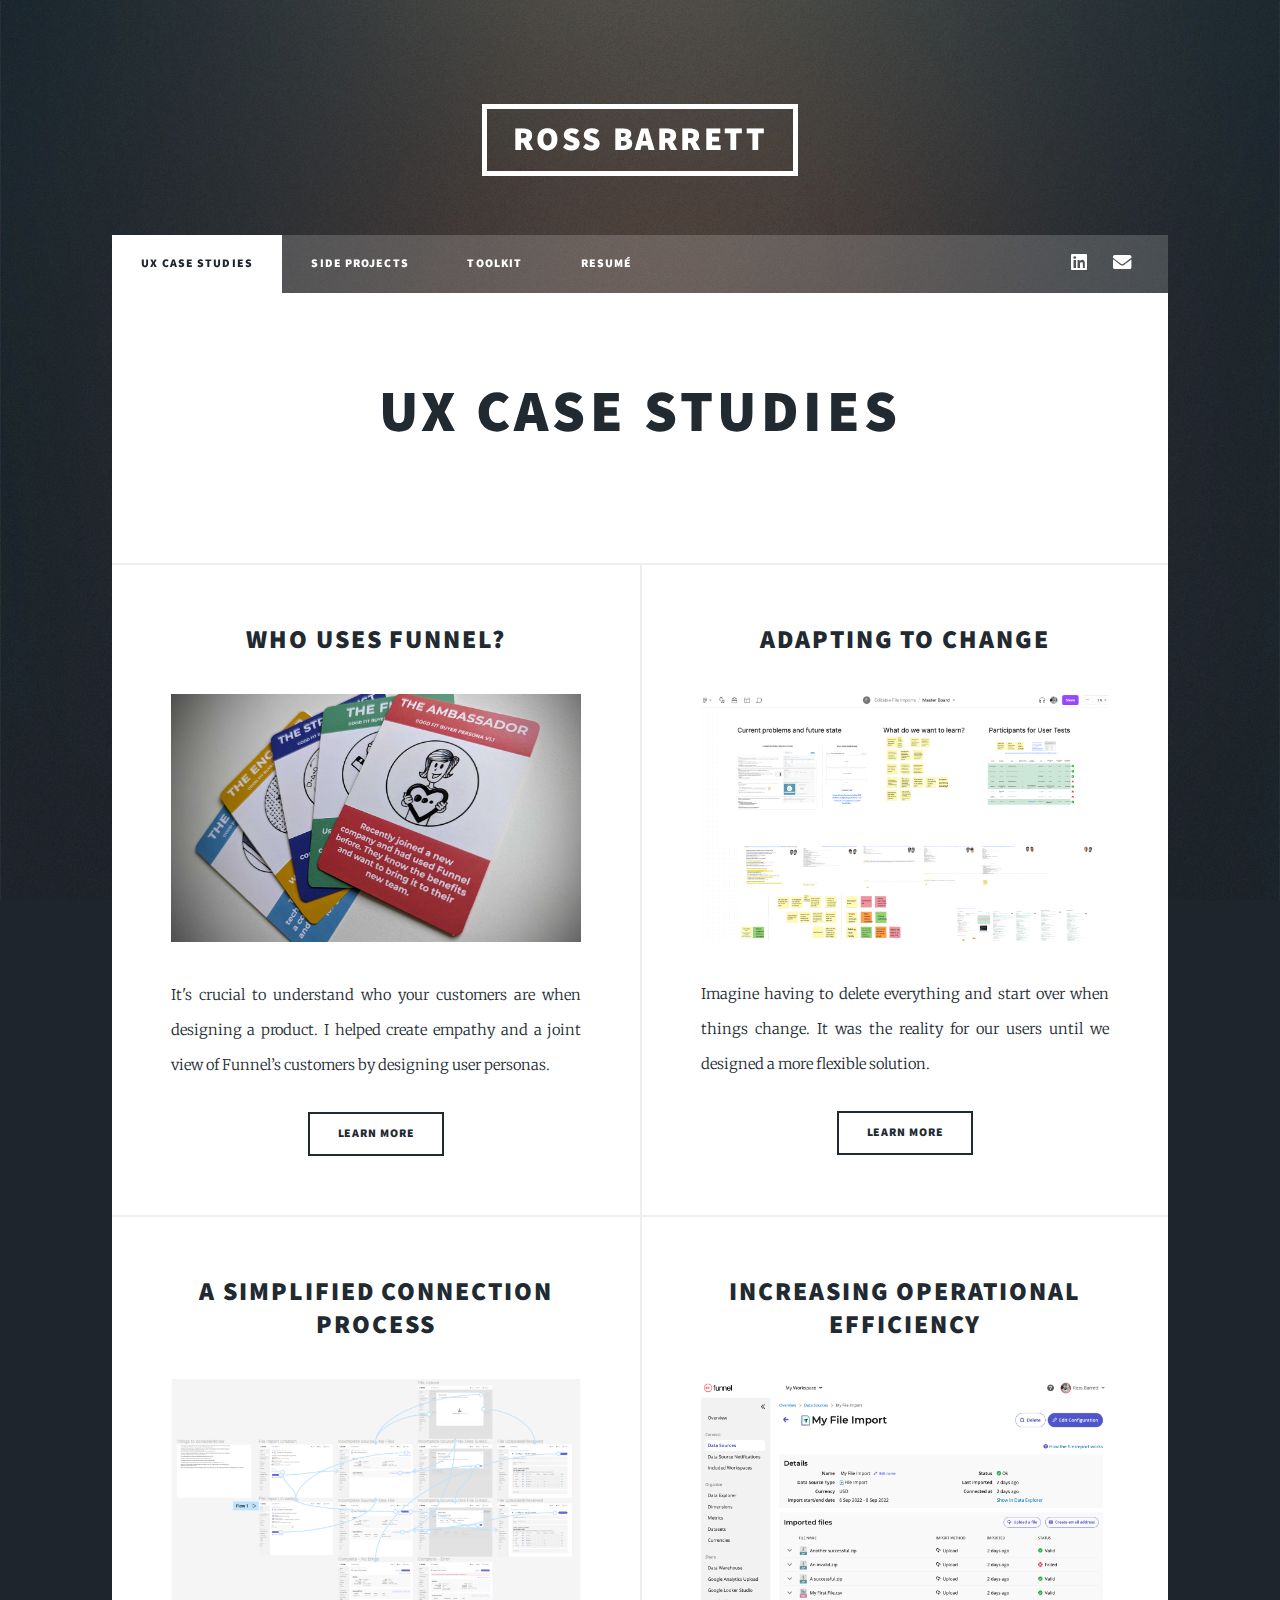
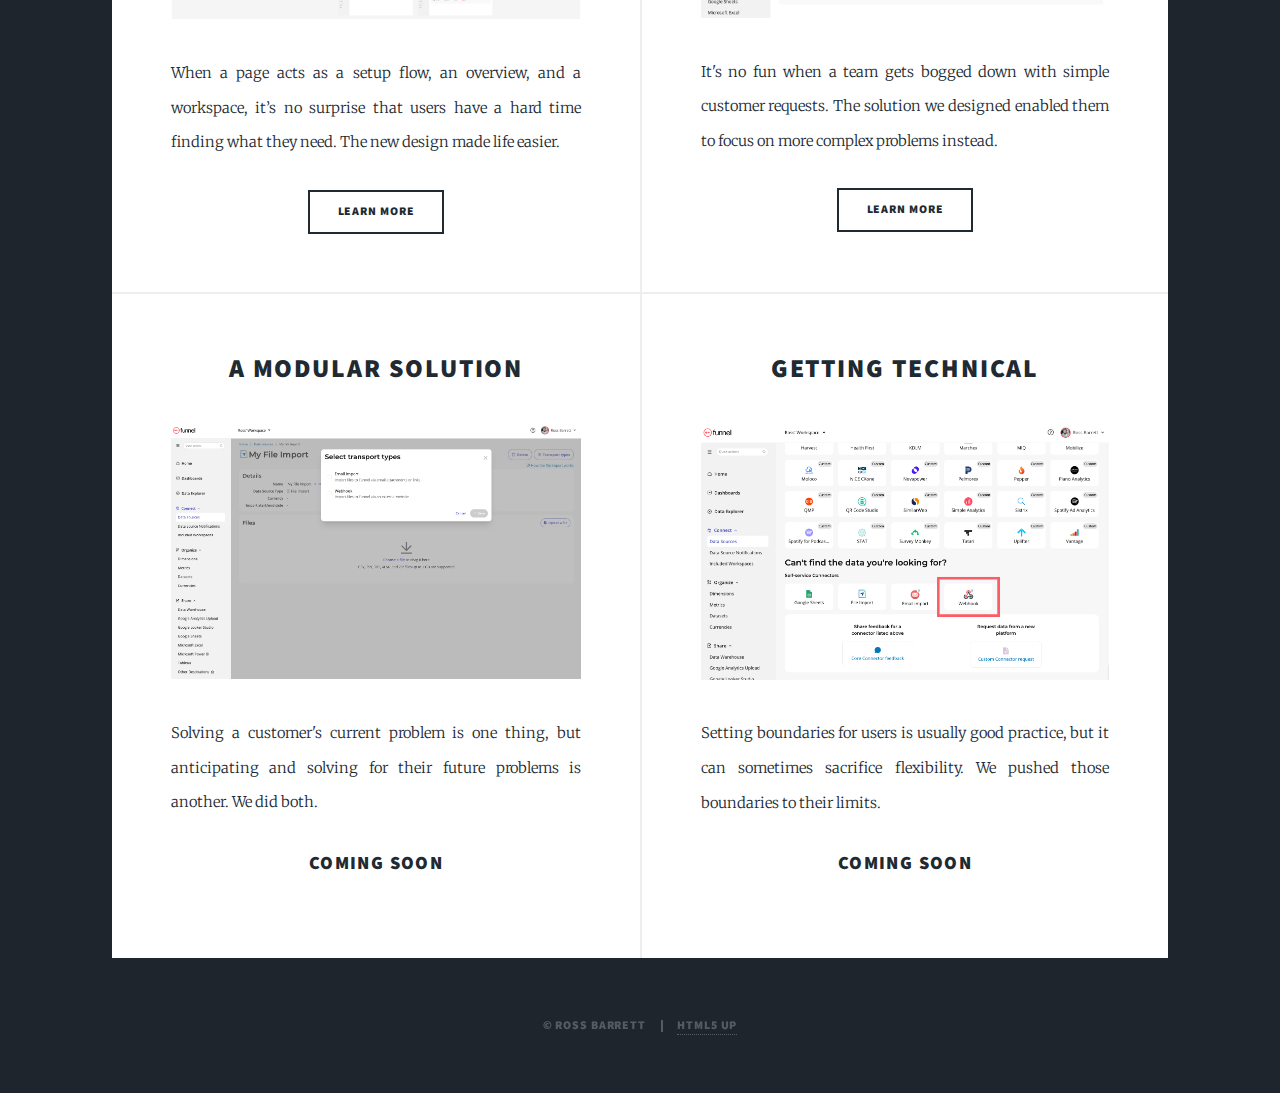
<file: ux.html>
<!DOCTYPE HTML>
<!--
	Massively by HTML5 UP
	html5up.net | @ajlkn
	Free for personal and commercial use under the CCA 3.0 license (html5up.net/license)
-->
<html>
	<head>
		<title>Ross Barrett - UX</title>
		<meta charset="utf-8" />
		<meta name="viewport" content="width=device-width, initial-scale=1, user-scalable=no" />
		<link rel="stylesheet" href="assets/css/main.css" />
		<noscript><link rel="stylesheet" href="assets/css/noscript.css" /></noscript>
	</head>
	<body class="is-preload">

		<!-- Wrapper -->
			<div id="wrapper">

				<!-- Header -->
					<header id="header">
						<a href="index.html" class="logo">Ross Barrett</a>
					</header>

				<!-- Nav -->
					<nav id="nav">
						<ul class="links">
							<li class="active"><a href="ux.html">UX Case Studies</a></li>
							<li><a href="side-projects.html">Side Projects</a></li>
							<li><a href="toolkit.html">Toolkit</a></li>
							<li><a href="resume.html">Resumé</a></li>
						</ul>
						<ul class="icons">
							<li><a href="https://www.linkedin.com/in/funnel-ross/" target=”_blank” class="icon brands fa-linkedin"><span class="label">LinkedIn</span></a></li>
							<li><a href="mailto:r_barrett1@hotmail.com" target=”_blank” class="icon solid fa-envelope"><span class="label">Email</span></a></li>
						</ul>
					</nav>

				<!-- Main -->
					<div id="main">
						<!-- Featured Post -->
							<article class="post featured">
								<header class="major">
									<h2>UX Case Studies</a></h2>
								</header>
								</ul>
							</article>
						<!-- Posts -->
							<section class="posts">
								<article>
									<header>
										<h2><a href="case1.html">Who uses Funnel?</a></h2>
									</header>
									<a href="case1.html" class="image fit"><img src="images/pic02.jpg" alt="" /></a>
									<p>It's crucial to understand who your customers are when designing a product. I helped create empathy and a joint view of Funnel’s customers by designing user personas.</p>
									<ul class="actions special">
										<li><a href="case1.html" class="button">Learn More</a></li>
									</ul>
								</article>
								<article>
									<header>
										<h2><a href="case2.html">Adapting to change</a></h2>
									</header>
									<a href="case2.html" class="image fit"><img src="images/pic03.jpg" alt="" /></a>
									<p>Imagine having to delete everything and start over when things change. It was the reality for our users until we designed a more flexible solution.</p>
									<ul class="actions special">
										<li><a href="case2.html" class="button">Learn More</a></li>
									</ul>
								</article>
								<article>
									<header>
										<h2><a href="case3.html">A simplified connection process</a></h2>
									</header>
									<a href="case3.html" class="image fit"><img src="images/pic04.jpg" alt="" /></a>
									<p>When a page acts as a setup flow, an overview, and a workspace, it’s no surprise that users have a hard time finding what they need. The new design made life easier.</p>
									<ul class="actions special">
										<li><a href="case3.html" class="button">Learn More</a></li>
									</ul>
								</article>
								<article>
									<header>
										<h2><a href="case4.html">Increasing operational efficiency</a></h2>
									</header>
									<a href="case4.html" class="image fit"><img src="images/pic05.jpg" alt="" /></a>
									<p>It's no fun when a team gets bogged down with simple customer requests. The solution we designed enabled them to focus on more complex problems instead.</p>
									<ul class="actions special">
										<li><a href="case4.html" class="button">Learn More</a></li>
									</ul>
								</article>
								<article>
									<header>
										<h2>A modular solution</h2>
									</header>
									<a class="image fit"><img src="images/pic006.png" /></a>
									<p>Solving a customer's current problem is one thing, but anticipating and solving for their future problems is another. We did both.</p>
									<p></p>
									<center><h3>Coming Soon</h3></center>
								</article>
								<article>
									<header>
										<h2>Getting technical</h2>
									</header>
									<a class="image fit"><img src="images/pic007.png" /></a>
									<p>Setting boundaries for users is usually good practice, but it can sometimes sacrifice flexibility. We pushed those boundaries to their limits.</p>
									<p></p>
									<center><h3>Coming Soon</h3></center>
								</article>
							</section>

			</div>

				<!-- Copyright -->
					<div id="copyright">
						<ul><li>&copy; Ross Barrett</li><li><a href="https://html5up.net" target=”_blank”>HTML5 UP</a></li></ul>
					</div>

			</div>

		<!-- Scripts -->
			<script src="assets/js/jquery.min.js"></script>
			<script src="assets/js/jquery.scrollex.min.js"></script>
			<script src="assets/js/jquery.scrolly.min.js"></script>
			<script src="assets/js/browser.min.js"></script>
			<script src="assets/js/breakpoints.min.js"></script>
			<script src="assets/js/util.js"></script>
			<script src="assets/js/main.js"></script>

	</body>
</html>
</file>
<file: assets/css/main.css>
@import url(fontawesome-all.min.css);
@import url("https://fonts.googleapis.com/css?family=Merriweather:300,700,300italic,700italic|Source+Sans+Pro:900");

/*
	Massively by HTML5 UP
	html5up.net | @ajlkn
	Free for personal and commercial use under the CCA 3.0 license (html5up.net/license)
*/

html, body, div, span, applet, object,
iframe, h1, h2, h3, h4, h5, h6, p, blockquote,
pre, a, abbr, acronym, address, big, cite,
code, del, dfn, em, img, ins, kbd, q, s, samp,
small, strike, strong, sub, sup, tt, var, b,
u, i, center, dl, dt, dd, ol, ul, li, fieldset,
form, label, legend, table, caption, tbody,
tfoot, thead, tr, th, td, article, aside,
canvas, details, embed, figure, figcaption,
footer, header, hgroup, menu, nav, output, ruby,
section, summary, time, mark, audio, video {
	margin: 0;
	padding: 0;
	border: 0;
	font-size: 100%;
	font: inherit;
	vertical-align: baseline;}

article, aside, details, figcaption, figure,
footer, header, hgroup, menu, nav, section {
	display: block;}

body {
	line-height: 1;
}

ol, ul {
	list-style: none;
}

blockquote, q {
	quotes: none;
}

	blockquote:before, blockquote:after, q:before, q:after {
		content: '';
		content: none;
	}

table {
	border-collapse: collapse;
	border-spacing: 0;
}

body {
	-webkit-text-size-adjust: none;
}

mark {
	background-color: transparent;
	color: inherit;
}

input::-moz-focus-inner {
	border: 0;
	padding: 0;
}

input, select, textarea {
	-moz-appearance: none;
	-webkit-appearance: none;
	-ms-appearance: none;
	appearance: none;
}

/* Basic */

	@-ms-viewport {
		width: device-width;
	}

	body {
		-ms-overflow-style: scrollbar;
	}

	@media screen and (max-width: 480px) {

		html, body {
			min-width: 320px;
		}

	}

	html {
		box-sizing: border-box;
	}

	*, *:before, *:after {
		box-sizing: inherit;
	}

	body {
		background-color: #1e252d;
	}

		body.is-preload *, body.is-preload *:before, body.is-preload *:after {
			-moz-animation: none !important;
			-webkit-animation: none !important;
			-ms-animation: none !important;
			animation: none !important;
			-moz-transition: none !important;
			-webkit-transition: none !important;
			-ms-transition: none !important;
			transition: none !important;
		}

/* Type */

	html {
		font-size: 16pt;
	}

		@media screen and (max-width: 1680px) {

			html {
				font-size: 12pt;
			}

		}

		@media screen and (max-width: 1280px) {

			html {
				font-size: 11pt;
			}

		}

		@media screen and (max-width: 360px) {

			html {
				font-size: 10pt;
			}

		}

	body {
		color: #212931;
	}

	body, input, select, textarea {
		font-family: "Merriweather", Georgia, serif;
		font-weight: 300;
		font-size: 1rem;
		line-height: 2.375;
	}

	a {
		-moz-transition: color 0.2s ease-in-out, background-color 0.2s ease-in-out, border-color 0.2s ease-in-out, box-shadow 0.2s ease-in-out;
		-webkit-transition: color 0.2s ease-in-out, background-color 0.2s ease-in-out, border-color 0.2s ease-in-out, box-shadow 0.2s ease-in-out;
		-ms-transition: color 0.2s ease-in-out, background-color 0.2s ease-in-out, border-color 0.2s ease-in-out, box-shadow 0.2s ease-in-out;
		transition: color 0.2s ease-in-out, background-color 0.2s ease-in-out, border-color 0.2s ease-in-out, box-shadow 0.2s ease-in-out;
		border-bottom: dotted 1px;
		text-decoration: none;
	}

		a:hover {
			border-bottom-color: transparent;
		}

	strong, b {
		font-weight: 600;
	}

	em, i {
		font-style: italic;
	}

	p {
		text-align: justify;
		margin: 0 0 2rem 0;
	}

	h1, h2, h3, h4, h5, h6 {
		font-family: "Source Sans Pro", Helvetica, sans-serif;
		font-weight: 900;
		line-height: 1.5;
		letter-spacing: 0.075em;
		text-transform: uppercase;
		margin: 0 0 1rem 0;
	}

		h1 a, h2 a, h3 a, h4 a, h5 a, h6 a {
			border-bottom: 0;
			color: inherit;
			text-decoration: none;
		}

	h1 {
		font-size: 4rem;
		line-height: 1.1;
		margin: 0 0 2rem 0;
	}

	h2 {
		font-size: 1.75rem;
		line-height: 1.3;
		margin: 0 0 1.5rem 0;
	}

	h3 {
		font-size: 1.25rem;
		margin: 0 0 1.5rem 0;
	}

	h4 {
		font-size: 1rem;
	}

	h5 {
		font-size: 0.9rem;
	}

	h6 {
		font-size: 0.8rem;
	}

	sub {
		font-size: 0.8rem;
		position: relative;
		top: 0.5rem;
	}

	sup {
		font-size: 0.8rem;
		position: relative;
		top: -0.5rem;
	}

	blockquote {
		border-left: solid 4px;
		font-style: italic;
		margin: 0 0 2rem 0;
		padding: 0.5rem 0 0.5rem 2rem;
	}

	code {
		border: solid 2px;
		font-family: "Courier New", monospace;
		font-size: 0.9rem;
		margin: 0 0.25rem;
		padding: 0.25rem 0.65rem;
	}

	pre {
		-webkit-overflow-scrolling: touch;
		font-family: "Courier New", monospace;
		font-size: 0.9rem;
		margin: 0 0 2rem 0;
	}

		pre code {
			display: block;
			line-height: 1.75;
			padding: 1rem 1.5rem;
			overflow-x: auto;
		}

	hr {
		border: 0;
		border-bottom: solid 2px;
		margin: 3rem 0;
	}

		hr.major {
			margin: 5rem 0;
		}

	.align-left {
		text-align: left;
	}

	.align-center {
		text-align: center;
	}

	.align-right {
		text-align: right;
	}

	input, select, textarea {
		color: #212931;
	}

	a {
		color: #212931;
		border-bottom-color: rgba(33, 41, 49, 0.5);
	}

		a:hover {
			border-bottom-color: transparent;
			color: #18bfef !important;
		}

	strong, b {
		color: #212931;
	}

	h1, h2, h3, h4, h5, h6 {
		color: #212931;
	}

	blockquote {
		border-left-color: #eeeeee;
	}

	code {
		background: rgba(220, 220, 220, 0.25);
		border-color: #eeeeee;
	}

	hr {
		border-bottom-color: #eeeeee;
	}

/* Row */

	.row {
		display: flex;
		flex-wrap: wrap;
		box-sizing: border-box;
		align-items: stretch;
	}

		.row > * {
			box-sizing: border-box;
		}

		.row.gtr-uniform > * > :last-child {
			margin-bottom: 0;
		}

		.row.aln-left {
			justify-content: flex-start;
		}

		.row.aln-center {
			justify-content: center;
		}

		.row.aln-right {
			justify-content: flex-end;
		}

		.row.aln-top {
			align-items: flex-start;
		}

		.row.aln-middle {
			align-items: center;
		}

		.row.aln-bottom {
			align-items: flex-end;
		}

		.row > .imp {
			order: -1;
		}

		.row > .col-1 {
			width: 8.33333%;
		}

		.row > .off-1 {
			margin-left: 8.33333%;
		}

		.row > .col-2 {
			width: 16.66667%;
		}

		.row > .off-2 {
			margin-left: 16.66667%;
		}

		.row > .col-3 {
			width: 25%;
		}

		.row > .off-3 {
			margin-left: 25%;
		}

		.row > .col-4 {
			width: 33.33333%;
		}

		.row > .off-4 {
			margin-left: 33.33333%;
		}

		.row > .col-5 {
			width: 41.66667%;
		}

		.row > .off-5 {
			margin-left: 41.66667%;
		}

		.row > .col-6 {
			width: 50%;
		}

		.row > .off-6 {
			margin-left: 50%;
		}

		.row > .col-7 {
			width: 58.33333%;
		}

		.row > .off-7 {
			margin-left: 58.33333%;
		}

		.row > .col-8 {
			width: 66.66667%;
		}

		.row > .off-8 {
			margin-left: 66.66667%;
		}

		.row > .col-9 {
			width: 75%;
		}

		.row > .off-9 {
			margin-left: 75%;
		}

		.row > .col-10 {
			width: 83.33333%;
		}

		.row > .off-10 {
			margin-left: 83.33333%;
		}

		.row > .col-11 {
			width: 91.66667%;
		}

		.row > .off-11 {
			margin-left: 91.66667%;
		}

		.row > .col-12 {
			width: 100%;
		}

		.row > .off-12 {
			margin-left: 100%;
		}

		.row.gtr-0 {
			margin-top: 0;
			margin-left: 0rem;
		}

			.row.gtr-0 > * {
				padding: 0 0 0 0rem;
			}

			.row.gtr-0.gtr-uniform {
				margin-top: 0rem;
			}

				.row.gtr-0.gtr-uniform > * {
					padding-top: 0rem;
				}

		.row.gtr-25 {
			margin-top: 0;
			margin-left: -0.375rem;
		}

			.row.gtr-25 > * {
				padding: 0 0 0 0.375rem;
			}

			.row.gtr-25.gtr-uniform {
				margin-top: -0.375rem;
			}

				.row.gtr-25.gtr-uniform > * {
					padding-top: 0.375rem;
				}

		.row.gtr-50 {
			margin-top: 0;
			margin-left: -0.75rem;
		}

			.row.gtr-50 > * {
				padding: 0 0 0 0.75rem;
			}

			.row.gtr-50.gtr-uniform {
				margin-top: -0.75rem;
			}

				.row.gtr-50.gtr-uniform > * {
					padding-top: 0.75rem;
				}

		.row {
			margin-top: 0;
			margin-left: -1.5rem;
		}

			.row > * {
				padding: 0 0 0 1.5rem;
			}

			.row.gtr-uniform {
				margin-top: -1.5rem;
			}

				.row.gtr-uniform > * {
					padding-top: 1.5rem;
				}

		.row.gtr-150 {
			margin-top: 0;
			margin-left: -2.25rem;
		}

			.row.gtr-150 > * {
				padding: 0 0 0 2.25rem;
			}

			.row.gtr-150.gtr-uniform {
				margin-top: -2.25rem;
			}

				.row.gtr-150.gtr-uniform > * {
					padding-top: 2.25rem;
				}

		.row.gtr-200 {
			margin-top: 0;
			margin-left: -3rem;
		}

			.row.gtr-200 > * {
				padding: 0 0 0 3rem;
			}

			.row.gtr-200.gtr-uniform {
				margin-top: -3rem;
			}

				.row.gtr-200.gtr-uniform > * {
					padding-top: 3rem;
				}

		@media screen and (max-width: 1680px) {

			.row {
				display: flex;
				flex-wrap: wrap;
				box-sizing: border-box;
				align-items: stretch;
			}

				.row > * {
					box-sizing: border-box;
				}

				.row.gtr-uniform > * > :last-child {
					margin-bottom: 0;
				}

				.row.aln-left {
					justify-content: flex-start;
				}

				.row.aln-center {
					justify-content: center;
				}

				.row.aln-right {
					justify-content: flex-end;
				}

				.row.aln-top {
					align-items: flex-start;
				}

				.row.aln-middle {
					align-items: center;
				}

				.row.aln-bottom {
					align-items: flex-end;
				}

				.row > .imp-xlarge {
					order: -1;
				}

				.row > .col-1-xlarge {
					width: 8.33333%;
				}

				.row > .off-1-xlarge {
					margin-left: 8.33333%;
				}

				.row > .col-2-xlarge {
					width: 16.66667%;
				}

				.row > .off-2-xlarge {
					margin-left: 16.66667%;
				}

				.row > .col-3-xlarge {
					width: 25%;
				}

				.row > .off-3-xlarge {
					margin-left: 25%;
				}

				.row > .col-4-xlarge {
					width: 33.33333%;
				}

				.row > .off-4-xlarge {
					margin-left: 33.33333%;
				}

				.row > .col-5-xlarge {
					width: 41.66667%;
				}

				.row > .off-5-xlarge {
					margin-left: 41.66667%;
				}

				.row > .col-6-xlarge {
					width: 50%;
				}

				.row > .off-6-xlarge {
					margin-left: 50%;
				}

				.row > .col-7-xlarge {
					width: 58.33333%;
				}

				.row > .off-7-xlarge {
					margin-left: 58.33333%;
				}

				.row > .col-8-xlarge {
					width: 66.66667%;
				}

				.row > .off-8-xlarge {
					margin-left: 66.66667%;
				}

				.row > .col-9-xlarge {
					width: 75%;
				}

				.row > .off-9-xlarge {
					margin-left: 75%;
				}

				.row > .col-10-xlarge {
					width: 83.33333%;
				}

				.row > .off-10-xlarge {
					margin-left: 83.33333%;
				}

				.row > .col-11-xlarge {
					width: 91.66667%;
				}

				.row > .off-11-xlarge {
					margin-left: 91.66667%;
				}

				.row > .col-12-xlarge {
					width: 100%;
				}

				.row > .off-12-xlarge {
					margin-left: 100%;
				}

				.row.gtr-0 {
					margin-top: 0;
					margin-left: 0rem;
				}

					.row.gtr-0 > * {
						padding: 0 0 0 0rem;
					}

					.row.gtr-0.gtr-uniform {
						margin-top: 0rem;
					}

						.row.gtr-0.gtr-uniform > * {
							padding-top: 0rem;
						}

				.row.gtr-25 {
					margin-top: 0;
					margin-left: -0.375rem;
				}

					.row.gtr-25 > * {
						padding: 0 0 0 0.375rem;
					}

					.row.gtr-25.gtr-uniform {
						margin-top: -0.375rem;
					}

						.row.gtr-25.gtr-uniform > * {
							padding-top: 0.375rem;
						}

				.row.gtr-50 {
					margin-top: 0;
					margin-left: -0.75rem;
				}

					.row.gtr-50 > * {
						padding: 0 0 0 0.75rem;
					}

					.row.gtr-50.gtr-uniform {
						margin-top: -0.75rem;
					}

						.row.gtr-50.gtr-uniform > * {
							padding-top: 0.75rem;
						}

				.row {
					margin-top: 0;
					margin-left: -1.5rem;
				}

					.row > * {
						padding: 0 0 0 1.5rem;
					}

					.row.gtr-uniform {
						margin-top: -1.5rem;
					}

						.row.gtr-uniform > * {
							padding-top: 1.5rem;
						}

				.row.gtr-150 {
					margin-top: 0;
					margin-left: -2.25rem;
				}

					.row.gtr-150 > * {
						padding: 0 0 0 2.25rem;
					}

					.row.gtr-150.gtr-uniform {
						margin-top: -2.25rem;
					}

						.row.gtr-150.gtr-uniform > * {
							padding-top: 2.25rem;
						}

				.row.gtr-200 {
					margin-top: 0;
					margin-left: -3rem;
				}

					.row.gtr-200 > * {
						padding: 0 0 0 3rem;
					}

					.row.gtr-200.gtr-uniform {
						margin-top: -3rem;
					}

						.row.gtr-200.gtr-uniform > * {
							padding-top: 3rem;
						}

		}

		@media screen and (max-width: 1280px) {

			.row {
				display: flex;
				flex-wrap: wrap;
				box-sizing: border-box;
				align-items: stretch;
			}

				.row > * {
					box-sizing: border-box;
				}

				.row.gtr-uniform > * > :last-child {
					margin-bottom: 0;
				}

				.row.aln-left {
					justify-content: flex-start;
				}

				.row.aln-center {
					justify-content: center;
				}

				.row.aln-right {
					justify-content: flex-end;
				}

				.row.aln-top {
					align-items: flex-start;
				}

				.row.aln-middle {
					align-items: center;
				}

				.row.aln-bottom {
					align-items: flex-end;
				}

				.row > .imp-large {
					order: -1;
				}

				.row > .col-1-large {
					width: 8.33333%;
				}

				.row > .off-1-large {
					margin-left: 8.33333%;
				}

				.row > .col-2-large {
					width: 16.66667%;
				}

				.row > .off-2-large {
					margin-left: 16.66667%;
				}

				.row > .col-3-large {
					width: 25%;
				}

				.row > .off-3-large {
					margin-left: 25%;
				}

				.row > .col-4-large {
					width: 33.33333%;
				}

				.row > .off-4-large {
					margin-left: 33.33333%;
				}

				.row > .col-5-large {
					width: 41.66667%;
				}

				.row > .off-5-large {
					margin-left: 41.66667%;
				}

				.row > .col-6-large {
					width: 50%;
				}

				.row > .off-6-large {
					margin-left: 50%;
				}

				.row > .col-7-large {
					width: 58.33333%;
				}

				.row > .off-7-large {
					margin-left: 58.33333%;
				}

				.row > .col-8-large {
					width: 66.66667%;
				}

				.row > .off-8-large {
					margin-left: 66.66667%;
				}

				.row > .col-9-large {
					width: 75%;
				}

				.row > .off-9-large {
					margin-left: 75%;
				}

				.row > .col-10-large {
					width: 83.33333%;
				}

				.row > .off-10-large {
					margin-left: 83.33333%;
				}

				.row > .col-11-large {
					width: 91.66667%;
				}

				.row > .off-11-large {
					margin-left: 91.66667%;
				}

				.row > .col-12-large {
					width: 100%;
				}

				.row > .off-12-large {
					margin-left: 100%;
				}

				.row.gtr-0 {
					margin-top: 0;
					margin-left: 0rem;
				}

					.row.gtr-0 > * {
						padding: 0 0 0 0rem;
					}

					.row.gtr-0.gtr-uniform {
						margin-top: 0rem;
					}

						.row.gtr-0.gtr-uniform > * {
							padding-top: 0rem;
						}

				.row.gtr-25 {
					margin-top: 0;
					margin-left: -0.375rem;
				}

					.row.gtr-25 > * {
						padding: 0 0 0 0.375rem;
					}

					.row.gtr-25.gtr-uniform {
						margin-top: -0.375rem;
					}

						.row.gtr-25.gtr-uniform > * {
							padding-top: 0.375rem;
						}

				.row.gtr-50 {
					margin-top: 0;
					margin-left: -0.75rem;
				}

					.row.gtr-50 > * {
						padding: 0 0 0 0.75rem;
					}

					.row.gtr-50.gtr-uniform {
						margin-top: -0.75rem;
					}

						.row.gtr-50.gtr-uniform > * {
							padding-top: 0.75rem;
						}

				.row {
					margin-top: 0;
					margin-left: -1.5rem;
				}

					.row > * {
						padding: 0 0 0 1.5rem;
					}

					.row.gtr-uniform {
						margin-top: -1.5rem;
					}

						.row.gtr-uniform > * {
							padding-top: 1.5rem;
						}

				.row.gtr-150 {
					margin-top: 0;
					margin-left: -2.25rem;
				}

					.row.gtr-150 > * {
						padding: 0 0 0 2.25rem;
					}

					.row.gtr-150.gtr-uniform {
						margin-top: -2.25rem;
					}

						.row.gtr-150.gtr-uniform > * {
							padding-top: 2.25rem;
						}

				.row.gtr-200 {
					margin-top: 0;
					margin-left: -3rem;
				}

					.row.gtr-200 > * {
						padding: 0 0 0 3rem;
					}

					.row.gtr-200.gtr-uniform {
						margin-top: -3rem;
					}

						.row.gtr-200.gtr-uniform > * {
							padding-top: 3rem;
						}

		}

		@media screen and (max-width: 980px) {

			.row {
				display: flex;
				flex-wrap: wrap;
				box-sizing: border-box;
				align-items: stretch;
			}

				.row > * {
					box-sizing: border-box;
				}

				.row.gtr-uniform > * > :last-child {
					margin-bottom: 0;
				}

				.row.aln-left {
					justify-content: flex-start;
				}

				.row.aln-center {
					justify-content: center;
				}

				.row.aln-right {
					justify-content: flex-end;
				}

				.row.aln-top {
					align-items: flex-start;
				}

				.row.aln-middle {
					align-items: center;
				}

				.row.aln-bottom {
					align-items: flex-end;
				}

				.row > .imp-medium {
					order: -1;
				}

				.row > .col-1-medium {
					width: 8.33333%;
				}

				.row > .off-1-medium {
					margin-left: 8.33333%;
				}

				.row > .col-2-medium {
					width: 16.66667%;
				}

				.row > .off-2-medium {
					margin-left: 16.66667%;
				}

				.row > .col-3-medium {
					width: 25%;
				}

				.row > .off-3-medium {
					margin-left: 25%;
				}

				.row > .col-4-medium {
					width: 33.33333%;
				}

				.row > .off-4-medium {
					margin-left: 33.33333%;
				}

				.row > .col-5-medium {
					width: 41.66667%;
				}

				.row > .off-5-medium {
					margin-left: 41.66667%;
				}

				.row > .col-6-medium {
					width: 50%;
				}

				.row > .off-6-medium {
					margin-left: 50%;
				}

				.row > .col-7-medium {
					width: 58.33333%;
				}

				.row > .off-7-medium {
					margin-left: 58.33333%;
				}

				.row > .col-8-medium {
					width: 66.66667%;
				}

				.row > .off-8-medium {
					margin-left: 66.66667%;
				}

				.row > .col-9-medium {
					width: 75%;
				}

				.row > .off-9-medium {
					margin-left: 75%;
				}

				.row > .col-10-medium {
					width: 83.33333%;
				}

				.row > .off-10-medium {
					margin-left: 83.33333%;
				}

				.row > .col-11-medium {
					width: 91.66667%;
				}

				.row > .off-11-medium {
					margin-left: 91.66667%;
				}

				.row > .col-12-medium {
					width: 100%;
				}

				.row > .off-12-medium {
					margin-left: 100%;
				}

				.row.gtr-0 {
					margin-top: 0;
					margin-left: 0rem;
				}

					.row.gtr-0 > * {
						padding: 0 0 0 0rem;
					}

					.row.gtr-0.gtr-uniform {
						margin-top: 0rem;
					}

						.row.gtr-0.gtr-uniform > * {
							padding-top: 0rem;
						}

				.row.gtr-25 {
					margin-top: 0;
					margin-left: -0.375rem;
				}

					.row.gtr-25 > * {
						padding: 0 0 0 0.375rem;
					}

					.row.gtr-25.gtr-uniform {
						margin-top: -0.375rem;
					}

						.row.gtr-25.gtr-uniform > * {
							padding-top: 0.375rem;
						}

				.row.gtr-50 {
					margin-top: 0;
					margin-left: -0.75rem;
				}

					.row.gtr-50 > * {
						padding: 0 0 0 0.75rem;
					}

					.row.gtr-50.gtr-uniform {
						margin-top: -0.75rem;
					}

						.row.gtr-50.gtr-uniform > * {
							padding-top: 0.75rem;
						}

				.row {
					margin-top: 0;
					margin-left: -1.5rem;
				}

					.row > * {
						padding: 0 0 0 1.5rem;
					}

					.row.gtr-uniform {
						margin-top: -1.5rem;
					}

						.row.gtr-uniform > * {
							padding-top: 1.5rem;
						}

				.row.gtr-150 {
					margin-top: 0;
					margin-left: -2.25rem;
				}

					.row.gtr-150 > * {
						padding: 0 0 0 2.25rem;
					}

					.row.gtr-150.gtr-uniform {
						margin-top: -2.25rem;
					}

						.row.gtr-150.gtr-uniform > * {
							padding-top: 2.25rem;
						}

				.row.gtr-200 {
					margin-top: 0;
					margin-left: -3rem;
				}

					.row.gtr-200 > * {
						padding: 0 0 0 3rem;
					}

					.row.gtr-200.gtr-uniform {
						margin-top: -3rem;
					}

						.row.gtr-200.gtr-uniform > * {
							padding-top: 3rem;
						}

		}

		@media screen and (max-width: 736px) {

			.row {
				display: flex;
				flex-wrap: wrap;
				box-sizing: border-box;
				align-items: stretch;
			}

				.row > * {
					box-sizing: border-box;
				}

				.row.gtr-uniform > * > :last-child {
					margin-bottom: 0;
				}

				.row.aln-left {
					justify-content: flex-start;
				}

				.row.aln-center {
					justify-content: center;
				}

				.row.aln-right {
					justify-content: flex-end;
				}

				.row.aln-top {
					align-items: flex-start;
				}

				.row.aln-middle {
					align-items: center;
				}

				.row.aln-bottom {
					align-items: flex-end;
				}

				.row > .imp-small {
					order: -1;
				}

				.row > .col-1-small {
					width: 8.33333%;
				}

				.row > .off-1-small {
					margin-left: 8.33333%;
				}

				.row > .col-2-small {
					width: 16.66667%;
				}

				.row > .off-2-small {
					margin-left: 16.66667%;
				}

				.row > .col-3-small {
					width: 25%;
				}

				.row > .off-3-small {
					margin-left: 25%;
				}

				.row > .col-4-small {
					width: 33.33333%;
				}

				.row > .off-4-small {
					margin-left: 33.33333%;
				}

				.row > .col-5-small {
					width: 41.66667%;
				}

				.row > .off-5-small {
					margin-left: 41.66667%;
				}

				.row > .col-6-small {
					width: 50%;
				}

				.row > .off-6-small {
					margin-left: 50%;
				}

				.row > .col-7-small {
					width: 58.33333%;
				}

				.row > .off-7-small {
					margin-left: 58.33333%;
				}

				.row > .col-8-small {
					width: 66.66667%;
				}

				.row > .off-8-small {
					margin-left: 66.66667%;
				}

				.row > .col-9-small {
					width: 75%;
				}

				.row > .off-9-small {
					margin-left: 75%;
				}

				.row > .col-10-small {
					width: 83.33333%;
				}

				.row > .off-10-small {
					margin-left: 83.33333%;
				}

				.row > .col-11-small {
					width: 91.66667%;
				}

				.row > .off-11-small {
					margin-left: 91.66667%;
				}

				.row > .col-12-small {
					width: 100%;
				}

				.row > .off-12-small {
					margin-left: 100%;
				}

				.row.gtr-0 {
					margin-top: 0;
					margin-left: 0rem;
				}

					.row.gtr-0 > * {
						padding: 0 0 0 0rem;
					}

					.row.gtr-0.gtr-uniform {
						margin-top: 0rem;
					}

						.row.gtr-0.gtr-uniform > * {
							padding-top: 0rem;
						}

				.row.gtr-25 {
					margin-top: 0;
					margin-left: -0.375rem;
				}

					.row.gtr-25 > * {
						padding: 0 0 0 0.375rem;
					}

					.row.gtr-25.gtr-uniform {
						margin-top: -0.375rem;
					}

						.row.gtr-25.gtr-uniform > * {
							padding-top: 0.375rem;
						}

				.row.gtr-50 {
					margin-top: 0;
					margin-left: -0.75rem;
				}

					.row.gtr-50 > * {
						padding: 0 0 0 0.75rem;
					}

					.row.gtr-50.gtr-uniform {
						margin-top: -0.75rem;
					}

						.row.gtr-50.gtr-uniform > * {
							padding-top: 0.75rem;
						}

				.row {
					margin-top: 0;
					margin-left: -1.5rem;
				}

					.row > * {
						padding: 0 0 0 1.5rem;
					}

					.row.gtr-uniform {
						margin-top: -1.5rem;
					}

						.row.gtr-uniform > * {
							padding-top: 1.5rem;
						}

				.row.gtr-150 {
					margin-top: 0;
					margin-left: -2.25rem;
				}

					.row.gtr-150 > * {
						padding: 0 0 0 2.25rem;
					}

					.row.gtr-150.gtr-uniform {
						margin-top: -2.25rem;
					}

						.row.gtr-150.gtr-uniform > * {
							padding-top: 2.25rem;
						}

				.row.gtr-200 {
					margin-top: 0;
					margin-left: -3rem;
				}

					.row.gtr-200 > * {
						padding: 0 0 0 3rem;
					}

					.row.gtr-200.gtr-uniform {
						margin-top: -3rem;
					}

						.row.gtr-200.gtr-uniform > * {
							padding-top: 3rem;
						}

		}

		@media screen and (max-width: 480px) {

			.row {
				display: flex;
				flex-wrap: wrap;
				box-sizing: border-box;
				align-items: stretch;
			}

				.row > * {
					box-sizing: border-box;
				}

				.row.gtr-uniform > * > :last-child {
					margin-bottom: 0;
				}

				.row.aln-left {
					justify-content: flex-start;
				}

				.row.aln-center {
					justify-content: center;
				}

				.row.aln-right {
					justify-content: flex-end;
				}

				.row.aln-top {
					align-items: flex-start;
				}

				.row.aln-middle {
					align-items: center;
				}

				.row.aln-bottom {
					align-items: flex-end;
				}

				.row > .imp-xsmall {
					order: -1;
				}

				.row > .col-1-xsmall {
					width: 8.33333%;
				}

				.row > .off-1-xsmall {
					margin-left: 8.33333%;
				}

				.row > .col-2-xsmall {
					width: 16.66667%;
				}

				.row > .off-2-xsmall {
					margin-left: 16.66667%;
				}

				.row > .col-3-xsmall {
					width: 25%;
				}

				.row > .off-3-xsmall {
					margin-left: 25%;
				}

				.row > .col-4-xsmall {
					width: 33.33333%;
				}

				.row > .off-4-xsmall {
					margin-left: 33.33333%;
				}

				.row > .col-5-xsmall {
					width: 41.66667%;
				}

				.row > .off-5-xsmall {
					margin-left: 41.66667%;
				}

				.row > .col-6-xsmall {
					width: 50%;
				}

				.row > .off-6-xsmall {
					margin-left: 50%;
				}

				.row > .col-7-xsmall {
					width: 58.33333%;
				}

				.row > .off-7-xsmall {
					margin-left: 58.33333%;
				}

				.row > .col-8-xsmall {
					width: 66.66667%;
				}

				.row > .off-8-xsmall {
					margin-left: 66.66667%;
				}

				.row > .col-9-xsmall {
					width: 75%;
				}

				.row > .off-9-xsmall {
					margin-left: 75%;
				}

				.row > .col-10-xsmall {
					width: 83.33333%;
				}

				.row > .off-10-xsmall {
					margin-left: 83.33333%;
				}

				.row > .col-11-xsmall {
					width: 91.66667%;
				}

				.row > .off-11-xsmall {
					margin-left: 91.66667%;
				}

				.row > .col-12-xsmall {
					width: 100%;
				}

				.row > .off-12-xsmall {
					margin-left: 100%;
				}

				.row.gtr-0 {
					margin-top: 0;
					margin-left: 0rem;
				}

					.row.gtr-0 > * {
						padding: 0 0 0 0rem;
					}

					.row.gtr-0.gtr-uniform {
						margin-top: 0rem;
					}

						.row.gtr-0.gtr-uniform > * {
							padding-top: 0rem;
						}

				.row.gtr-25 {
					margin-top: 0;
					margin-left: -0.375rem;
				}

					.row.gtr-25 > * {
						padding: 0 0 0 0.375rem;
					}

					.row.gtr-25.gtr-uniform {
						margin-top: -0.375rem;
					}

						.row.gtr-25.gtr-uniform > * {
							padding-top: 0.375rem;
						}

				.row.gtr-50 {
					margin-top: 0;
					margin-left: -0.75rem;
				}

					.row.gtr-50 > * {
						padding: 0 0 0 0.75rem;
					}

					.row.gtr-50.gtr-uniform {
						margin-top: -0.75rem;
					}

						.row.gtr-50.gtr-uniform > * {
							padding-top: 0.75rem;
						}

				.row {
					margin-top: 0;
					margin-left: -1.5rem;
				}

					.row > * {
						padding: 0 0 0 1.5rem;
					}

					.row.gtr-uniform {
						margin-top: -1.5rem;
					}

						.row.gtr-uniform > * {
							padding-top: 1.5rem;
						}

				.row.gtr-150 {
					margin-top: 0;
					margin-left: -2.25rem;
				}

					.row.gtr-150 > * {
						padding: 0 0 0 2.25rem;
					}

					.row.gtr-150.gtr-uniform {
						margin-top: -2.25rem;
					}

						.row.gtr-150.gtr-uniform > * {
							padding-top: 2.25rem;
						}

				.row.gtr-200 {
					margin-top: 0;
					margin-left: -3rem;
				}

					.row.gtr-200 > * {
						padding: 0 0 0 3rem;
					}

					.row.gtr-200.gtr-uniform {
						margin-top: -3rem;
					}

						.row.gtr-200.gtr-uniform > * {
							padding-top: 3rem;
						}

		}

		@media screen and (max-width: 360px) {

			.row {
				display: flex;
				flex-wrap: wrap;
				box-sizing: border-box;
				align-items: stretch;
			}

				.row > * {
					box-sizing: border-box;
				}

				.row.gtr-uniform > * > :last-child {
					margin-bottom: 0;
				}

				.row.aln-left {
					justify-content: flex-start;
				}

				.row.aln-center {
					justify-content: center;
				}

				.row.aln-right {
					justify-content: flex-end;
				}

				.row.aln-top {
					align-items: flex-start;
				}

				.row.aln-middle {
					align-items: center;
				}

				.row.aln-bottom {
					align-items: flex-end;
				}

				.row > .imp-xxsmall {
					order: -1;
				}

				.row > .col-1-xxsmall {
					width: 8.33333%;
				}

				.row > .off-1-xxsmall {
					margin-left: 8.33333%;
				}

				.row > .col-2-xxsmall {
					width: 16.66667%;
				}

				.row > .off-2-xxsmall {
					margin-left: 16.66667%;
				}

				.row > .col-3-xxsmall {
					width: 25%;
				}

				.row > .off-3-xxsmall {
					margin-left: 25%;
				}

				.row > .col-4-xxsmall {
					width: 33.33333%;
				}

				.row > .off-4-xxsmall {
					margin-left: 33.33333%;
				}

				.row > .col-5-xxsmall {
					width: 41.66667%;
				}

				.row > .off-5-xxsmall {
					margin-left: 41.66667%;
				}

				.row > .col-6-xxsmall {
					width: 50%;
				}

				.row > .off-6-xxsmall {
					margin-left: 50%;
				}

				.row > .col-7-xxsmall {
					width: 58.33333%;
				}

				.row > .off-7-xxsmall {
					margin-left: 58.33333%;
				}

				.row > .col-8-xxsmall {
					width: 66.66667%;
				}

				.row > .off-8-xxsmall {
					margin-left: 66.66667%;
				}

				.row > .col-9-xxsmall {
					width: 75%;
				}

				.row > .off-9-xxsmall {
					margin-left: 75%;
				}

				.row > .col-10-xxsmall {
					width: 83.33333%;
				}

				.row > .off-10-xxsmall {
					margin-left: 83.33333%;
				}

				.row > .col-11-xxsmall {
					width: 91.66667%;
				}

				.row > .off-11-xxsmall {
					margin-left: 91.66667%;
				}

				.row > .col-12-xxsmall {
					width: 100%;
				}

				.row > .off-12-xxsmall {
					margin-left: 100%;
				}

				.row.gtr-0 {
					margin-top: 0;
					margin-left: 0rem;
				}

					.row.gtr-0 > * {
						padding: 0 0 0 0rem;
					}

					.row.gtr-0.gtr-uniform {
						margin-top: 0rem;
					}

						.row.gtr-0.gtr-uniform > * {
							padding-top: 0rem;
						}

				.row.gtr-25 {
					margin-top: 0;
					margin-left: -0.375rem;
				}

					.row.gtr-25 > * {
						padding: 0 0 0 0.375rem;
					}

					.row.gtr-25.gtr-uniform {
						margin-top: -0.375rem;
					}

						.row.gtr-25.gtr-uniform > * {
							padding-top: 0.375rem;
						}

				.row.gtr-50 {
					margin-top: 0;
					margin-left: -0.75rem;
				}

					.row.gtr-50 > * {
						padding: 0 0 0 0.75rem;
					}

					.row.gtr-50.gtr-uniform {
						margin-top: -0.75rem;
					}

						.row.gtr-50.gtr-uniform > * {
							padding-top: 0.75rem;
						}

				.row {
					margin-top: 0;
					margin-left: -1.5rem;
				}

					.row > * {
						padding: 0 0 0 1.5rem;
					}

					.row.gtr-uniform {
						margin-top: -1.5rem;
					}

						.row.gtr-uniform > * {
							padding-top: 1.5rem;
						}

				.row.gtr-150 {
					margin-top: 0;
					margin-left: -2.25rem;
				}

					.row.gtr-150 > * {
						padding: 0 0 0 2.25rem;
					}

					.row.gtr-150.gtr-uniform {
						margin-top: -2.25rem;
					}

						.row.gtr-150.gtr-uniform > * {
							padding-top: 2.25rem;
						}

				.row.gtr-200 {
					margin-top: 0;
					margin-left: -3rem;
				}

					.row.gtr-200 > * {
						padding: 0 0 0 3rem;
					}

					.row.gtr-200.gtr-uniform {
						margin-top: -3rem;
					}

						.row.gtr-200.gtr-uniform > * {
							padding-top: 3rem;
						}

		}

/* Box */

	.box {
		border: solid 2px;
		margin-bottom: 2rem;
		padding: 1.5rem;
	}

		.box > :last-child,
		.box > :last-child > :last-child,
		.box > :last-child > :last-child > :last-child {
			margin-bottom: 0;
		}

		.box.alt {
			border: 0;
			border-radius: 0;
			padding: 0;
		}

	.box {
		border-color: #eeeeee;
	}

/* Button */

	input[type="submit"],
	input[type="reset"],
	input[type="button"],
	button,
	.button {
		-moz-appearance: none;
		-webkit-appearance: none;
		-ms-appearance: none;
		appearance: none;
		-moz-transition: background-color 0.2s ease-in-out, box-shadow 0.2s ease-in-out, color 0.2s ease-in-out;
		-webkit-transition: background-color 0.2s ease-in-out, box-shadow 0.2s ease-in-out, color 0.2s ease-in-out;
		-ms-transition: background-color 0.2s ease-in-out, box-shadow 0.2s ease-in-out, color 0.2s ease-in-out;
		transition: background-color 0.2s ease-in-out, box-shadow 0.2s ease-in-out, color 0.2s ease-in-out;
		border: 0;
		border-radius: 0;
		cursor: pointer;
		display: inline-block;
		font-family: "Source Sans Pro", Helvetica, sans-serif;
		font-size: 0.8rem;
		font-weight: 900;
		letter-spacing: 0.075em;
		height: 3rem;
		line-height: 3rem;
		padding: 0 2rem;
		text-align: center;
		text-decoration: none;
		text-transform: uppercase;
		white-space: nowrap;
	}

		input[type="submit"].icon:before,
		input[type="reset"].icon:before,
		input[type="button"].icon:before,
		button.icon:before,
		.button.icon:before {
			margin-right: 0.5rem;
		}

		input[type="submit"].icon.solo,
		input[type="reset"].icon.solo,
		input[type="button"].icon.solo,
		button.icon.solo,
		.button.icon.solo {
			position: relative;
			width: 4rem;
			height: 4rem;
			line-height: 4rem;
			border-radius: 4rem;
			text-indent: 4rem;
			overflow: hidden;
			padding: 0;
			white-space: nowrap;
		}

			input[type="submit"].icon.solo:before,
			input[type="reset"].icon.solo:before,
			input[type="button"].icon.solo:before,
			button.icon.solo:before,
			.button.icon.solo:before {
				position: absolute;
				display: block;
				top: 0;
				left: 0;
				width: inherit;
				height: inherit;
				line-height: inherit;
				font-size: 1.25rem;
				margin-right: 0;
				text-align: center;
				text-indent: 0;
			}

		input[type="submit"].fit,
		input[type="reset"].fit,
		input[type="button"].fit,
		button.fit,
		.button.fit {
			width: 100%;
		}

		input[type="submit"].small,
		input[type="reset"].small,
		input[type="button"].small,
		button.small,
		.button.small {
			font-size: 0.7rem;
			height: 2.5rem;
			line-height: 2.5rem;
			padding: 0 1.5rem;
		}

		input[type="submit"].large,
		input[type="reset"].large,
		input[type="button"].large,
		button.large,
		.button.large {
			font-size: 0.9rem;
			height: 3.5rem;
			line-height: 3.5rem;
			padding: 0 2.75rem;
		}

		@media screen and (max-width: 980px) {

			input[type="submit"],
			input[type="reset"],
			input[type="button"],
			button,
			.button {
				font-size: 0.9rem;
				height: 3.25rem;
				line-height: 3.25rem;
			}

				input[type="submit"].large,
				input[type="reset"].large,
				input[type="button"].large,
				button.large,
				.button.large {
					font-size: 1rem;
					height: 3.75rem;
					line-height: 3.75rem;
				}

		}

		input[type="submit"].disabled, input[type="submit"]:disabled,
		input[type="reset"].disabled,
		input[type="reset"]:disabled,
		input[type="button"].disabled,
		input[type="button"]:disabled,
		button.disabled,
		button:disabled,
		.button.disabled,
		.button:disabled {
			pointer-events: none;
			opacity: 0.25;
		}

	input[type="submit"],
	input[type="reset"],
	input[type="button"],
	button,
	.button {
		background-color: transparent;
		box-shadow: inset 0 0 0 2px #212931;
		color: #212931 !important;
	}

		input[type="submit"]:hover,
		input[type="reset"]:hover,
		input[type="button"]:hover,
		button:hover,
		.button:hover {
			box-shadow: inset 0 0 0 2px #18bfef;
			color: #18bfef !important;
		}

		input[type="submit"].primary,
		input[type="reset"].primary,
		input[type="button"].primary,
		button.primary,
		.button.primary {
			background-color: #212931;
			box-shadow: none;
			color: #ffffff !important;
		}

			input[type="submit"].primary:hover,
			input[type="reset"].primary:hover,
			input[type="button"].primary:hover,
			button.primary:hover,
			.button.primary:hover {
				background-color: #18bfef;
			}

/* Form */

	form {
		margin: 0 0 2rem 0;
	}

		form > :last-child {
			margin-bottom: 0;
		}

		form > .fields {
			display: -moz-flex;
			display: -webkit-flex;
			display: -ms-flex;
			display: flex;
			-moz-flex-wrap: wrap;
			-webkit-flex-wrap: wrap;
			-ms-flex-wrap: wrap;
			flex-wrap: wrap;
			width: calc(100% + 3rem);
			margin: -1.5rem 0 2rem -1.5rem;
		}

			form > .fields > .field {
				-moz-flex-grow: 0;
				-webkit-flex-grow: 0;
				-ms-flex-grow: 0;
				flex-grow: 0;
				-moz-flex-shrink: 0;
				-webkit-flex-shrink: 0;
				-ms-flex-shrink: 0;
				flex-shrink: 0;
				padding: 1.5rem 0 0 1.5rem;
				width: calc(100% - 1.5rem);
			}

				form > .fields > .field.half {
					width: calc(50% - 0.75rem);
				}

				form > .fields > .field.third {
					width: calc(100%/3 - 0.5rem);
				}

				form > .fields > .field.quarter {
					width: calc(25% - 0.375rem);
				}

		@media screen and (max-width: 480px) {

			form > .fields {
				width: calc(100% + 3rem);
				margin: -1.5rem 0 2rem -1.5rem;
			}

				form > .fields > .field {
					padding: 1.5rem 0 0 1.5rem;
					width: calc(100% - 1.5rem);
				}

					form > .fields > .field.half {
						width: calc(100% - 1.5rem);
					}

					form > .fields > .field.third {
						width: calc(100% - 1.5rem);
					}

					form > .fields > .field.quarter {
						width: calc(100% - 1.5rem);
					}

		}

	label {
		display: block;
		font-family: "Source Sans Pro", Helvetica, sans-serif;
		font-weight: 900;
		line-height: 1.5;
		letter-spacing: 0.075em;
		font-size: 0.8rem;
		text-transform: uppercase;
		margin: 0 0 0.75rem 0;
	}

		@media screen and (max-width: 980px) {

			label {
				font-size: 0.9rem;
			}

		}

	input[type="text"],
	input[type="password"],
	input[type="email"],
	select,
	textarea {
		-moz-appearance: none;
		-webkit-appearance: none;
		-ms-appearance: none;
		appearance: none;
		background: transparent;
		border-radius: 0;
		border: solid 2px;
		color: inherit;
		display: block;
		outline: 0;
		padding: 0 1rem;
		text-decoration: none;
		width: 100%;
	}

		input[type="text"]:invalid,
		input[type="password"]:invalid,
		input[type="email"]:invalid,
		select:invalid,
		textarea:invalid {
			box-shadow: none;
		}

	select {
		background-size: 1.25rem;
		background-repeat: no-repeat;
		background-position: calc(100% - 1rem) center;
		height: 3rem;
		padding-right: 3rem;
		text-overflow: ellipsis;
	}

		select:focus::-ms-value {
			background-color: transparent;
		}

		select::-ms-expand {
			display: none;
		}

	input[type="text"],
	input[type="password"],
	input[type="email"],
	select {
		height: 3rem;
	}

	textarea {
		padding: 0.75rem 1rem;
	}

	input[type="checkbox"],
	input[type="radio"] {
		-moz-appearance: none;
		-webkit-appearance: none;
		-ms-appearance: none;
		appearance: none;
		display: block;
		float: left;
		margin-right: -2rem;
		opacity: 0;
		width: 1rem;
		z-index: -1;
	}

		input[type="checkbox"] + label,
		input[type="radio"] + label {
			text-decoration: none;
			cursor: pointer;
			display: inline-block;
			font-size: 1rem;
			letter-spacing: 0;
			font-family: "Merriweather", Georgia, serif;
			text-transform: none;
			font-weight: 300;
			padding-left: 2.8rem;
			padding-right: 1rem;
			position: relative;
		}

			input[type="checkbox"] + label:before,
			input[type="radio"] + label:before {
				-moz-osx-font-smoothing: grayscale;
				-webkit-font-smoothing: antialiased;
				display: inline-block;
				font-style: normal;
				font-variant: normal;
				text-rendering: auto;
				line-height: 1;
				text-transform: none !important;
				font-family: 'Font Awesome 5 Free';
				font-weight: 900;
			}

			input[type="checkbox"] + label:before,
			input[type="radio"] + label:before {
				border-radius: 0;
				border: solid 2px;
				content: '';
				display: inline-block;
				font-size: 0.8rem;
				height: 1.8rem;
				left: 0;
				line-height: 1.65rem;
				position: absolute;
				text-align: center;
				top: -0.125rem;
				width: 1.8rem;
			}

		input[type="checkbox"]:checked + label:before,
		input[type="radio"]:checked + label:before {
			content: '\f00c';
		}

	input[type="checkbox"] + label:before {
		border-radius: 0;
	}

	input[type="radio"] + label:before {
		border-radius: 100%;
	}

	::-webkit-input-placeholder {
		opacity: 1.0;
	}

	:-moz-placeholder {
		opacity: 1.0;
	}

	::-moz-placeholder {
		opacity: 1.0;
	}

	:-ms-input-placeholder {
		opacity: 1.0;
	}

	label {
		color: #212931;
	}

	input[type="text"],
	input[type="password"],
	input[type="email"],
	select,
	textarea {
		border-color: #eeeeee;
	}

		input[type="text"]:focus,
		input[type="password"]:focus,
		input[type="email"]:focus,
		select:focus,
		textarea:focus {
			border-color: #18bfef;
		}

	select {
		background-image: url("data:image/svg+xml;charset=utf8,%3Csvg xmlns='http://www.w3.org/2000/svg' width='40' height='40' preserveAspectRatio='none' viewBox='0 0 40 40'%3E%3Cpath d='M9.4,12.3l10.4,10.4l10.4-10.4c0.2-0.2,0.5-0.4,0.9-0.4c0.3,0,0.6,0.1,0.9,0.4l3.3,3.3c0.2,0.2,0.4,0.5,0.4,0.9 c0,0.4-0.1,0.6-0.4,0.9L20.7,31.9c-0.2,0.2-0.5,0.4-0.9,0.4c-0.3,0-0.6-0.1-0.9-0.4L4.3,17.3c-0.2-0.2-0.4-0.5-0.4-0.9 c0-0.4,0.1-0.6,0.4-0.9l3.3-3.3c0.2-0.2,0.5-0.4,0.9-0.4S9.1,12.1,9.4,12.3z' fill='%23eeeeee' /%3E%3C/svg%3E");
	}

		select option {
			background-color: #ffffff;
			color: #212931;
		}

	.select-wrapper:before {
		color: #eeeeee;
	}

	input[type="checkbox"] + label,
	input[type="radio"] + label {
		color: #212931;
	}

		input[type="checkbox"] + label:before,
		input[type="radio"] + label:before {
			border-color: #eeeeee;
		}

	input[type="checkbox"]:checked + label:before,
	input[type="radio"]:checked + label:before {
		background-color: #212931;
		border-color: #212931;
		color: #ffffff;
	}

	input[type="checkbox"]:focus + label:before,
	input[type="radio"]:focus + label:before {
		border-color: #18bfef;
	}

	::-webkit-input-placeholder {
		color: #909498 !important;
	}

	:-moz-placeholder {
		color: #909498 !important;
	}

	::-moz-placeholder {
		color: #909498 !important;
	}

	:-ms-input-placeholder {
		color: #909498 !important;
	}

	.formerize-placeholder {
		color: #909498 !important;
	}

/* Icon */

	.icon {
		text-decoration: none;
		border-bottom: none;
		position: relative;
	}

		.icon:before {
			-moz-osx-font-smoothing: grayscale;
			-webkit-font-smoothing: antialiased;
			display: inline-block;
			font-style: normal;
			font-variant: normal;
			text-rendering: auto;
			line-height: 1;
			text-transform: none !important;
			font-family: 'Font Awesome 5 Free';
			font-weight: 400;
		}

		.icon > .label {
			display: none;
		}

		.icon:before {
			line-height: inherit;
		}

		.icon.solid:before {
			font-weight: 900;
		}

		.icon.brands:before {
			font-family: 'Font Awesome 5 Brands';
		}

/* Image */

	.image {
		border: 0;
		display: inline-block;
		position: relative;
	}

		.image img {
			display: block;
		}

		.image.left, .image.right {
			max-width: 40%;
		}

			.image.left img, .image.right img {
				width: 100%;
			}

		.image.left {
			float: left;
			margin: 0 2rem 2rem 0;
			top: 0.75rem;
		}

		.image.right {
			float: right;
			margin: 0 0 2rem 2rem;
			top: 0.75rem;
		}

		.image.fit {
			display: block;
			margin: 2.5rem 0;
			width: 100%;
		}

			.image.fit:first-child {
				margin-top: 0;
			}

			.image.fit img {
				width: 100%;
			}

		.image.main {
			display: block;
			margin: 4rem 0;
			width: 100%;
		}

			.image.main:first-child {
				margin-top: 0;
			}

			.image.main img {
				width: 100%;
			}

		@media screen and (max-width: 736px) {

			.image.fit {
				margin: 2rem 0;
			}

			.image.main {
				margin: 2rem 0;
			}

		}

	a.image {
		overflow: hidden;
	}

		a.image img {
			-moz-transition: -moz-transform 0.2s ease-out;
			-webkit-transition: -webkit-transform 0.2s ease-out;
			-ms-transition: -ms-transform 0.2s ease-out;
			transition: transform 0.2s ease-out;
		}

		a.image:hover img {
			-moz-transform: scale(1.05);
			-webkit-transform: scale(1.05);
			-ms-transform: scale(1.05);
			transform: scale(1.05);
		}

/* Actions */

	ul.actions {
		display: -moz-flex;
		display: -webkit-flex;
		display: -ms-flex;
		display: flex;
		cursor: default;
		list-style: none;
		margin-left: -1rem;
		padding-left: 0;
	}

		ul.actions li {
			padding: 0 0 0 1rem;
			vertical-align: middle;
		}

		ul.actions.special {
			-moz-justify-content: center;
			-webkit-justify-content: center;
			-ms-justify-content: center;
			justify-content: center;
			width: 100%;
			margin-left: 0;
		}

			ul.actions.special li:first-child {
				padding-left: 0;
			}

		ul.actions.stacked {
			-moz-flex-direction: column;
			-webkit-flex-direction: column;
			-ms-flex-direction: column;
			flex-direction: column;
			margin-left: 0;
		}

			ul.actions.stacked li {
				padding: 1.3rem 0 0 0;
			}

				ul.actions.stacked li:first-child {
					padding-top: 0;
				}

		ul.actions.fit {
			width: calc(100% + 1rem);
		}

			ul.actions.fit li {
				-moz-flex-grow: 1;
				-webkit-flex-grow: 1;
				-ms-flex-grow: 1;
				flex-grow: 1;
				-moz-flex-shrink: 1;
				-webkit-flex-shrink: 1;
				-ms-flex-shrink: 1;
				flex-shrink: 1;
				width: 100%;
			}

				ul.actions.fit li > * {
					width: 100%;
				}

			ul.actions.fit.stacked {
				width: 100%;
			}

		@media screen and (max-width: 480px) {

			ul.actions:not(.fixed) {
				-moz-flex-direction: column;
				-webkit-flex-direction: column;
				-ms-flex-direction: column;
				flex-direction: column;
				margin-left: 0;
				width: 100% !important;
			}

				ul.actions:not(.fixed) li {
					-moz-flex-grow: 1;
					-webkit-flex-grow: 1;
					-ms-flex-grow: 1;
					flex-grow: 1;
					-moz-flex-shrink: 1;
					-webkit-flex-shrink: 1;
					-ms-flex-shrink: 1;
					flex-shrink: 1;
					padding: 1rem 0 0 0;
					text-align: center;
					width: 100%;
				}

					ul.actions:not(.fixed) li > * {
						width: 100%;
					}

					ul.actions:not(.fixed) li input[type="submit"],
					ul.actions:not(.fixed) li input[type="reset"],
					ul.actions:not(.fixed) li input[type="button"],
					ul.actions:not(.fixed) li button,
					ul.actions:not(.fixed) li .button {
						width: 100%;
					}

						ul.actions:not(.fixed) li input[type="submit"].icon:before,
						ul.actions:not(.fixed) li input[type="reset"].icon:before,
						ul.actions:not(.fixed) li input[type="button"].icon:before,
						ul.actions:not(.fixed) li button.icon:before,
						ul.actions:not(.fixed) li .button.icon:before {
							margin-left: -0.5rem;
						}

		}

/* Icons */

	ul.icons {
		cursor: default;
		list-style: none;
		padding-left: 0;
	}

		ul.icons li {
			display: inline-block;
			padding: 0 0.5rem 0 0;
			vertical-align: middle;
		}

			ul.icons li:last-child {
				padding-right: 0;
			}

			ul.icons li .icon:before {
				width: 2.25rem;
				height: 2.25rem;
				line-height: 2.25rem;
				display: inline-block;
				text-align: center;
				border-radius: 100%;
				font-size: 1.25rem;
			}

		ul.icons.alt li .icon:before {
			-moz-transition: color 0.2s ease-in-out, background-color 0.2s ease-in-out, border-color 0.2s ease-in-out, box-shadow 0.2s ease-in-out;
			-webkit-transition: color 0.2s ease-in-out, background-color 0.2s ease-in-out, border-color 0.2s ease-in-out, box-shadow 0.2s ease-in-out;
			-ms-transition: color 0.2s ease-in-out, background-color 0.2s ease-in-out, border-color 0.2s ease-in-out, box-shadow 0.2s ease-in-out;
			transition: color 0.2s ease-in-out, background-color 0.2s ease-in-out, border-color 0.2s ease-in-out, box-shadow 0.2s ease-in-out;
			font-size: 1rem;
		}

/* List */

	ol {
		list-style: decimal;
		margin: 0 0 2rem 0;
		padding-left: 1.25rem;
	}

		ol li {
			padding-left: 0.25rem;
		}

	ul {
		list-style: disc;
		margin: 0 0 2rem 0;
		padding-left: 1rem;
	}

		ul li {
			padding-left: 0.5rem;
		}

		ul.divided {
			list-style: none;
			padding-left: 0;
		}

			ul.divided li {
				border-top: solid 1px;
				padding: 0.5rem 0;
			}

				ul.divided li:first-child {
					border-top: 0;
					padding-top: 0;
				}

	dl {
		margin: 0 0 2rem 0;
	}

		dl dt {
			display: block;
			font-weight: 600;
			margin: 0 0 1rem 0;
		}

		dl dd {
			margin-left: 2rem;
		}

	ul.divided li {
		border-top-color: #eeeeee;
	}

	ul.icons li a.icon:hover:before {
		color: #18bfef;
	}

	ul.icons.alt li .icon:before {
		box-shadow: inset 0 0 0 2px #eeeeee;
	}

	ul.icons.alt li a.icon:hover:before {
		box-shadow: inset 0 0 0 2px #18bfef;
	}

/* Section/Article */

	section.special, article.special {
		text-align: center;
	}

	header {
		cursor: default;
	}

		header > .date {
			display: block;
			font-size: 0.8rem;
			height: 1;
			margin: 0 0 1rem 0;
			position: relative;
		}

		header > p {
			font-style: italic;
		}

		header > h1 + p {
			font-size: 1.1rem;
			margin-top: -0.5rem;
			line-height: 2;
		}

		header > h2 + p {
			font-size: 1rem;
			margin-top: -0.75rem;
		}

		header > h3 + p {
			font-size: 0.9rem;
			margin-top: -0.75rem;
		}

		header > h4 + p {
			font-size: 0.8rem;
			margin-top: -0.75rem;
		}

		header.major {
			margin: 0 0 4rem 0;
			text-align: center;
		}

			header.major > :last-child {
				margin-bottom: 0;
			}

			header.major > p {
				margin-top: 0;
				text-align: center;
			}

			header.major > .date {
				font-size: 1rem;
				margin: 0 0 4rem 0;
			}

				header.major > .date:before, header.major > .date:after {
					content: '';
					display: block;
					position: absolute;
					top: 50%;
					width: calc(50% - 6rem);
					border-top: solid 2px;
				}

				header.major > .date:before {
					left: 0;
				}

				header.major > .date:after {
					right: 0;
				}

		@media screen and (max-width: 980px) {

			header br {
				display: none;
			}

		}

		@media screen and (max-width: 736px) {

			header.major {
				margin: 0 0 2rem 0;
			}

		}

	header.major .date:before, header.major .date:after {
		border-top-color: #eeeeee;
	}

/* Table */

	.table-wrapper {
		-webkit-overflow-scrolling: touch;
		overflow-x: auto;
	}

	table {
		margin: 0 0 2rem 0;
		width: 100%;
	}

		table tbody tr {
			border: solid 1px;
			border-left: 0;
			border-right: 0;
		}

		table td {
			padding: 0.75rem 0.75rem;
		}

		table th {
			font-family: "Source Sans Pro", Helvetica, sans-serif;
			font-size: 0.8rem;
			font-weight: 900;
			letter-spacing: 0.075em;
			line-height: 1.5;
			padding: 0 0.75rem 0.75rem 0.75rem;
			text-align: left;
			text-transform: uppercase;
		}

			@media screen and (max-width: 980px) {

				table th {
					font-size: 0.9rem;
				}

			}

		table thead {
			border-bottom: solid 2px;
		}

		table tfoot {
			border-top: solid 2px;
		}

		table.alt {
			border-collapse: separate;
		}

			table.alt tbody tr td {
				border: solid 1px;
				border-left-width: 0;
				border-top-width: 0;
			}

				table.alt tbody tr td:first-child {
					border-left-width: 1px;
				}

			table.alt tbody tr:first-child td {
				border-top-width: 1px;
			}

			table.alt thead {
				border-bottom: 0;
			}

			table.alt tfoot {
				border-top: 0;
			}

	table tbody tr {
		border-color: #eeeeee;
	}

		table tbody tr:nth-child(2n + 1) {
			background-color: rgba(220, 220, 220, 0.25);
		}

	table th {
		color: #212931;
	}

	table thead {
		border-bottom-color: #eeeeee;
	}

	table tfoot {
		border-top-color: #eeeeee;
	}

	table.alt tbody tr td {
		border-color: #eeeeee;
	}

/* Pagination */

	.pagination {
		display: -moz-inline-flex;
		display: -webkit-inline-flex;
		display: -ms-inline-flex;
		display: inline-flex;
		-moz-user-select: none;
		-webkit-user-select: none;
		-ms-user-select: none;
		user-select: none;
		cursor: default;
		list-style: none;
		margin: 0 0 2rem 2px;
		padding: 0;
	}

		.pagination a, .pagination span {
			-moz-transition: background-color 0.2s ease-in-out, border-color 0.2s ease-in-out, box-shadow 0.2s ease-in-out, color 0.2s ease-in-out;
			-webkit-transition: background-color 0.2s ease-in-out, border-color 0.2s ease-in-out, box-shadow 0.2s ease-in-out, color 0.2s ease-in-out;
			-ms-transition: background-color 0.2s ease-in-out, border-color 0.2s ease-in-out, box-shadow 0.2s ease-in-out, color 0.2s ease-in-out;
			transition: background-color 0.2s ease-in-out, border-color 0.2s ease-in-out, box-shadow 0.2s ease-in-out, color 0.2s ease-in-out;
			border: solid 2px;
			display: inline-block;
			font-family: "Source Sans Pro", Helvetica, sans-serif;
			font-size: 0.8rem;
			font-weight: 900;
			height: 3rem;
			letter-spacing: 0.075em;
			line-height: calc(3rem - 4px);
			margin-left: -2px;
			min-width: 3rem;
			position: relative;
			text-align: center;
			text-decoration: none;
			text-transform: uppercase;
		}

		.pagination .next, .pagination .previous {
			text-decoration: none;
			padding: 0 1.75rem;
		}

			.pagination .next:before, .pagination .previous:before {
				-moz-osx-font-smoothing: grayscale;
				-webkit-font-smoothing: antialiased;
				display: inline-block;
				font-style: normal;
				font-variant: normal;
				text-rendering: auto;
				line-height: 1;
				text-transform: none !important;
				font-family: 'Font Awesome 5 Free';
				font-weight: 900;
			}

			.pagination .next:before, .pagination .previous:before {
				display: inline-block;
				color: inherit !important;
				line-height: inherit;
			}

		.pagination .previous:before {
			content: '\f104';
			margin-right: 0.9375em;
		}

		.pagination .next:before {
			content: '\f105';
			float: right;
			margin-left: 0.9375em;
		}

		@media screen and (max-width: 980px) {

			.pagination a, .pagination span {
				font-size: 0.9rem;
			}

		}

		@media screen and (max-width: 480px) {

			.pagination .page, .pagination .extra {
				display: none;
			}

		}

	.pagination a, .pagination span {
		border-color: #eeeeee;
	}

	.pagination a {
		color: #212931 !important;
	}

		.pagination a:hover {
			color: #18bfef !important;
			border-color: #18bfef;
			z-index: 1;
		}

			.pagination a:hover + a,
			.pagination a:hover + span {
				border-left-color: #18bfef;
			}

		.pagination a.active {
			background-color: #eeeeee;
		}

	.pagination span {
		color: #eeeeee;
	}

/* Wrapper */

	#wrapper {
		-moz-transition: opacity 0.5s ease;
		-webkit-transition: opacity 0.5s ease;
		-ms-transition: opacity 0.5s ease;
		transition: opacity 0.5s ease;
		position: relative;
		z-index: 1;
		overflow: hidden;
	}

		#wrapper > .bg {
			position: absolute;
			top: 0;
			left: 0;
			width: 100%;
			height: 100%;
			background-color: #212931;
			background-image: url("../../images/overlay.png"), linear-gradient(0deg, rgba(0, 0, 0, 0.1), rgba(0, 0, 0, 0.1)), url("../../images/bg.jpg");
			background-size: auto,								auto,														100% auto;
			background-position: center,								center,														top center;
			background-repeat: repeat,								no-repeat,													no-repeat;
			background-attachment: scroll,								scroll,														scroll;
			z-index: -1;
		}

			#wrapper > .bg.fixed {
				position: fixed;
				width: 100vw;
				height: 100vh;
			}

		#wrapper.fade-in:before {
			pointer-events: none;
			-moz-transition: opacity 1s ease-in-out;
			-webkit-transition: opacity 1s ease-in-out;
			-ms-transition: opacity 1s ease-in-out;
			transition: opacity 1s ease-in-out;
			-moz-transition-delay: 0.75s;
			-webkit-transition-delay: 0.75s;
			-ms-transition-delay: 0.75s;
			transition-delay: 0.75s;
			background: #1e252d;
			content: '';
			display: block;
			height: 100%;
			left: 0;
			opacity: 0;
			position: fixed;
			top: 0;
			width: 100%;
		}

		body.is-preload #wrapper.fade-in:before {
			opacity: 1;
		}

		@media screen and (orientation: portrait) {

			#wrapper > .bg {
				background-size: auto,								auto,														auto 175%;
			}

		}

/* Intro */

	#intro {
		color: #ffffff;
		padding: 8rem 4rem 6rem 4rem ;
		-moz-align-items: center;
		-webkit-align-items: center;
		-ms-align-items: center;
		align-items: center;
		display: -moz-flex;
		display: -webkit-flex;
		display: -ms-flex;
		display: flex;
		-moz-flex-direction: column;
		-webkit-flex-direction: column;
		-ms-flex-direction: column;
		flex-direction: column;
		-moz-justify-content: -moz-flex-end;
		-webkit-justify-content: -webkit-flex-end;
		-ms-justify-content: -ms-flex-end;
		justify-content: flex-end;
		-moz-transition: opacity 1s ease, -moz-transform 1s ease;
		-webkit-transition: opacity 1s ease, -webkit-transform 1s ease;
		-ms-transition: opacity 1s ease, -ms-transform 1s ease;
		transition: opacity 1s ease, transform 1s ease;
		position: relative;
		cursor: default;
		text-align: center;
		z-index: 1;
		min-height: 100vh;
	}

		#intro input, #intro select, #intro textarea {
			color: #ffffff;
		}

		#intro a {
			color: #ffffff;
			border-bottom-color: rgba(255, 255, 255, 0.5);
		}

			#intro a:hover {
				border-bottom-color: transparent;
				color: #18bfef !important;
			}

		#intro strong, #intro b {
			color: #ffffff;
		}

		#intro h1, #intro h2, #intro h3, #intro h4, #intro h5, #intro h6 {
			color: #ffffff;
		}

		#intro blockquote {
			border-left-color: #ffffff;
		}

		#intro code {
			background: rgba(255, 255, 255, 0.075);
			border-color: #ffffff;
		}

		#intro hr {
			border-bottom-color: #ffffff;
		}

		#intro input[type="submit"],
		#intro input[type="reset"],
		#intro input[type="button"],
		#intro button,
		#intro .button {
			background-color: transparent;
			box-shadow: inset 0 0 0 2px #ffffff;
			color: #ffffff !important;
		}

			#intro input[type="submit"]:hover,
			#intro input[type="reset"]:hover,
			#intro input[type="button"]:hover,
			#intro button:hover,
			#intro .button:hover {
				box-shadow: inset 0 0 0 2px #18bfef;
				color: #18bfef !important;
			}

			#intro input[type="submit"].primary,
			#intro input[type="reset"].primary,
			#intro input[type="button"].primary,
			#intro button.primary,
			#intro .button.primary {
				background-color: #ffffff;
				box-shadow: none;
				color: #1e252d !important;
			}

				#intro input[type="submit"].primary:hover,
				#intro input[type="reset"].primary:hover,
				#intro input[type="button"].primary:hover,
				#intro button.primary:hover,
				#intro .button.primary:hover {
					background-color: #18bfef;
				}

		#intro h1 {
			font-size: 5rem;
			line-height: 1;
		}

		#intro p {
			font-size: 1.25rem;
			font-style: italic;
			margin-top: -0.25rem;
			text-align: center;
		}

		#intro + #header {
			margin-top: -20rem;
		}

			#intro + #header .logo {
				-moz-transform: translateY(2rem);
				-webkit-transform: translateY(2rem);
				-ms-transform: translateY(2rem);
				transform: translateY(2rem);
				opacity: 0;
				visibility: hidden;
			}

		#intro.hidden {
			pointer-events: none;
			-moz-transform: translateY(2rem);
			-webkit-transform: translateY(2rem);
			-ms-transform: translateY(2rem);
			transform: translateY(2rem);
			-moz-transition: opacity 0.5s ease, -moz-transform 0.5s ease, visibility 0.5s;
			-webkit-transition: opacity 0.5s ease, -webkit-transform 0.5s ease, visibility 0.5s;
			-ms-transition: opacity 0.5s ease, -ms-transform 0.5s ease, visibility 0.5s;
			transition: opacity 0.5s ease, transform 0.5s ease, visibility 0.5s;
			opacity: 0;
			visibility: hidden;
		}

			#intro.hidden + #header .logo {
				-moz-transform: translateY(0);
				-webkit-transform: translateY(0);
				-ms-transform: translateY(0);
				transform: translateY(0);
				opacity: 1;
				visibility: visible;
			}

		body.is-preload #intro {
			-moz-transform: translateY(2rem);
			-webkit-transform: translateY(2rem);
			-ms-transform: translateY(2rem);
			transform: translateY(2rem);
			opacity: 0;
		}

			body.is-preload #intro:not(.hidden) + #header + #nav {
				-moz-transform: translateY(4rem);
				-webkit-transform: translateY(4rem);
				-ms-transform: translateY(4rem);
				transform: translateY(4rem);
				opacity: 0;
			}

		@media screen and (max-width: 980px) {

			#intro {
				padding: 4rem 4rem 2rem 4rem ;
				min-height: 90vh;
			}

				#intro p br {
					display: none;
				}

				#intro + #header {
					margin-top: -14rem;
				}

		}

		@media screen and (max-width: 736px) {

			#intro {
				padding: 3rem 2rem 1rem 2rem ;
				min-height: 80vh;
			}

				#intro h1 {
					font-size: 3.25rem;
					line-height: 1.1;
					margin-bottom: 1rem;
				}

				#intro p {
					font-size: 1rem;
					margin-top: 0rem;
				}

				#intro .actions {
					display: none;
				}

		}

/* Header */

	#header {
		color: #ffffff;
		-moz-align-items: center;
		-webkit-align-items: center;
		-ms-align-items: center;
		align-items: center;
		display: -moz-flex;
		display: -webkit-flex;
		display: -ms-flex;
		display: flex;
		-moz-flex-direction: column;
		-webkit-flex-direction: column;
		-ms-flex-direction: column;
		flex-direction: column;
		-moz-justify-content: -moz-flex-end;
		-webkit-justify-content: -webkit-flex-end;
		-ms-justify-content: -ms-flex-end;
		justify-content: flex-end;
		pointer-events: none;
		-moz-user-select: none;
		-webkit-user-select: none;
		-ms-user-select: none;
		user-select: none;
		height: 20rem;
		padding-bottom: 8rem;
		position: relative;
		text-align: center;
		z-index: 2;
	}

		#header input, #header select, #header textarea {
			color: #ffffff;
		}

		#header a {
			color: #ffffff;
			border-bottom-color: rgba(255, 255, 255, 0.5);
		}

			#header a:hover {
				border-bottom-color: transparent;
				color: #18bfef !important;
			}

		#header strong, #header b {
			color: #ffffff;
		}

		#header h1, #header h2, #header h3, #header h4, #header h5, #header h6 {
			color: #ffffff;
		}

		#header blockquote {
			border-left-color: #ffffff;
		}

		#header code {
			background: rgba(255, 255, 255, 0.075);
			border-color: #ffffff;
		}

		#header hr {
			border-bottom-color: #ffffff;
		}

		#header .logo {
			-moz-transition: border-color 0.2s ease-in-out, color 0.2s ease-in-out, opacity 0.5s ease, -moz-transform 0.5s ease, visibility 0.5s;
			-webkit-transition: border-color 0.2s ease-in-out, color 0.2s ease-in-out, opacity 0.5s ease, -webkit-transform 0.5s ease, visibility 0.5s;
			-ms-transition: border-color 0.2s ease-in-out, color 0.2s ease-in-out, opacity 0.5s ease, -ms-transform 0.5s ease, visibility 0.5s;
			transition: border-color 0.2s ease-in-out, color 0.2s ease-in-out, opacity 0.5s ease, transform 0.5s ease, visibility 0.5s;
			pointer-events: auto;
			border-style: solid;
			border-color: #ffffff;
			border-width: 5px !important;
			font-family: "Source Sans Pro", Helvetica, sans-serif;
			font-size: 2.25rem;
			font-weight: 900;
			letter-spacing: 0.075em;
			line-height: 1;
			padding: 1rem 1.75rem;
			text-transform: uppercase;
			visibility: visible;
		}

			#header .logo:hover {
				border-color: #18bfef !important;
				color: #18bfef !important;
			}

		@media screen and (max-width: 980px) {

			#header {
				height: 14rem;
				padding-bottom: 4rem;
			}

		}

		@media screen and (max-width: 736px) {

			#header {
				padding-bottom: 3rem;
			}

				#header .logo {
					font-size: 1.75rem;
					border-width: 3px !important;
				}

		}

/* Nav */

	#nav {
		color: #ffffff;
		display: -moz-flex;
		display: -webkit-flex;
		display: -ms-flex;
		display: flex;
		-moz-transition: -moz-transform 1s ease, opacity 1s ease;
		-webkit-transition: -webkit-transform 1s ease, opacity 1s ease;
		-ms-transition: -ms-transform 1s ease, opacity 1s ease;
		transition: transform 1s ease, opacity 1s ease;
		background: rgba(255, 255, 255, 0.175);
		height: 4rem;
		line-height: 4rem;
		margin: -4rem auto 0 auto;
		overflow: hidden;
		padding: 0 2rem 0 0;
		position: relative;
		width: calc(100% - 4rem);
		max-width: 72rem;
		z-index: 2;
	}

		#nav ul.divided li {
			border-top-color: #ffffff;
		}

		#nav ul.icons li a.icon:hover:before {
			color: #18bfef;
		}

		#nav ul.icons.alt li .icon:before {
			box-shadow: inset 0 0 0 2px #ffffff;
		}

		#nav ul.icons.alt li a.icon:hover:before {
			box-shadow: inset 0 0 0 2px #18bfef;
		}

		#nav input, #nav select, #nav textarea {
			color: #ffffff;
		}

		#nav a {
			color: #ffffff;
			border-bottom-color: rgba(255, 255, 255, 0.5);
		}

			#nav a:hover {
				border-bottom-color: transparent;
				color: #18bfef !important;
			}

		#nav strong, #nav b {
			color: #ffffff;
		}

		#nav h1, #nav h2, #nav h3, #nav h4, #nav h5, #nav h6 {
			color: #ffffff;
		}

		#nav blockquote {
			border-left-color: #ffffff;
		}

		#nav code {
			background: rgba(255, 255, 255, 0.075);
			border-color: #ffffff;
		}

		#nav hr {
			border-bottom-color: #ffffff;
		}

		#nav ul.links {
			display: -moz-flex;
			display: -webkit-flex;
			display: -ms-flex;
			display: flex;
			-moz-flex-grow: 1;
			-webkit-flex-grow: 1;
			-ms-flex-grow: 1;
			flex-grow: 1;
			-moz-flex-shrink: 1;
			-webkit-flex-shrink: 1;
			-ms-flex-shrink: 1;
			flex-shrink: 1;
			font-family: "Source Sans Pro", Helvetica, sans-serif;
			font-weight: 900;
			letter-spacing: 0.075em;
			list-style: none;
			margin-bottom: 0;
			padding-left: 0;
			text-transform: uppercase;
		}

			#nav ul.links li {
				display: block;
				padding-left: 0;
			}

				#nav ul.links li a {
					-moz-transition: background-color 0.2s ease-in-out, color 0.2s ease-in-out;
					-webkit-transition: background-color 0.2s ease-in-out, color 0.2s ease-in-out;
					-ms-transition: background-color 0.2s ease-in-out, color 0.2s ease-in-out;
					transition: background-color 0.2s ease-in-out, color 0.2s ease-in-out;
					display: block;
					font-size: 0.8rem;
					outline: none;
					padding: 0 2rem;
				}

					#nav ul.links li a:hover {
						color: inherit !important;
						background-color: rgba(255, 255, 255, 0.1);
					}

				#nav ul.links li.active {
					background-color: #ffffff;
				}

					#nav ul.links li.active a {
						color: #1e252d;
					}

						#nav ul.links li.active a:hover {
							color: #18bfef !important;
						}

		#nav ul.icons {
			-moz-flex-grow: 0;
			-webkit-flex-grow: 0;
			-ms-flex-grow: 0;
			flex-grow: 0;
			-moz-flex-shrink: 0;
			-webkit-flex-shrink: 0;
			-ms-flex-shrink: 0;
			flex-shrink: 0;
			margin-bottom: 0;
		}

		@media screen and (max-width: 980px) {

			#nav {
				display: none;
			}

		}

/* Main */

	#main {
		background-color: #ffffff;
		position: relative;
		margin: 0 auto;
		width: calc(100% - 4rem);
		max-width: 72rem;
		z-index: 2;
	}

		#main > * {
			padding: 4rem 4rem 2rem 4rem ;
			border-top: solid 2px #eeeeee;
			margin: 0;
		}

			#main > *:first-child {
				border-top: 0;
			}

		#main > footer {
			text-align: center;
		}

		#main > .post {
			padding: 8rem 8rem 6rem 8rem ;
		}

			#main > .post header.major > .date {
				margin-top: -2rem;
			}

			#main > .post header.major > h1, #main > .post header.major h2 {
				font-size: 4rem;
				line-height: 1.1;
				margin: 0 0 2rem 0;
			}

			#main > .post.featured {
				text-align: center;
			}

			@media screen and (max-width: 1280px) {

				#main > .post {
					padding: 6rem 4rem 4rem 4rem ;
				}

			}

			@media screen and (max-width: 736px) {

				#main > .post {
					padding: 4rem 2rem 2rem 2rem ;
				}

					#main > .post header.major > .date {
						margin-top: -1rem;
						margin-bottom: 2rem;
					}

					#main > .post header.major > h1, #main > .post header.major h2 {
						font-size: 2.5rem;
						line-height: 1.2;
						margin: 0 0 1.5rem 0;
					}

			}

		#main > .posts {
			display: -moz-flex;
			display: -webkit-flex;
			display: -ms-flex;
			display: flex;
			-moz-flex-wrap: wrap;
			-webkit-flex-wrap: wrap;
			-ms-flex-wrap: wrap;
			flex-wrap: wrap;
			-moz-align-items: -moz-stretch;
			-webkit-align-items: -webkit-stretch;
			-ms-align-items: -ms-stretch;
			align-items: stretch;
			text-align: center;
			width: 100%;
			padding: 0;
		}

			#main > .posts > * {
				-moz-flex-shrink: 1;
				-webkit-flex-shrink: 1;
				-ms-flex-shrink: 1;
				flex-shrink: 1;
				-moz-flex-grow: 0;
				-webkit-flex-grow: 0;
				-ms-flex-grow: 0;
				flex-grow: 0;
			}

			#main > .posts > * {
				width: 50%;
			}

			#main > .posts > * {
				padding: 4rem;
				width: 50%;
			}

			#main > .posts > article {
				border-color: #eeeeee;
				border-left-width: 2px;
				border-style: solid;
				border-top-width: 2px;
				text-align: center;
			}

				#main > .posts > article > :last-child {
					margin-bottom: 0;
				}

				#main > .posts > article:nth-child(2n - 1) {
					border-left-width: 0;
				}

				#main > .posts > article:nth-child(-n + 2) {
					border-top-width: 0;
				}

			@media screen and (max-width: 980px) {

				#main > .posts > * {
					width: 50%;
				}

				#main > .posts > * {
					padding: 2.5rem;
					width: 50%;
				}

			}

			@media screen and (max-width: 736px) {

				#main > .posts > * {
					width: 100%;
				}

				#main > .posts > * {
					padding: 2rem;
					width: 100%;
				}

				#main > .posts > article:nth-child(2n - 1) {
					border-left-width: 2px;
				}

				#main > .posts > article:nth-child(-n + 2) {
					border-top-width: 2px;
				}

				#main > .posts > article:nth-child(n) {
					border-left-width: 0;
				}

				#main > .posts > article:nth-child(-n + 1) {
					border-top-width: 0;
				}

				#main > .posts > article .image {
					max-width: 25rem;
					margin-left: auto;
					margin-right: auto;
				}

			}

		@media screen and (max-width: 736px) {

			#main > * {
				padding: 2rem 2rem 0.1rem 2rem ;
			}

		}

		@media screen and (max-width: 480px) {

			#main {
				width: 100%;
			}

		}

/* Footer */

	#footer {
		color: #717981;
		display: -moz-flex;
		display: -webkit-flex;
		display: -ms-flex;
		display: flex;
		background-color: #f5f5f5;
		color: #909498;
		cursor: default;
		position: relative;
		margin: 0 auto;
		width: calc(100% - 4rem);
		max-width: 72rem;
		z-index: 2;
	}

		#footer input, #footer select, #footer textarea {
			color: #717981;
		}

		#footer a {
			color: #717981;
			border-bottom-color: rgba(113, 121, 129, 0.5);
		}

			#footer a:hover {
				border-bottom-color: transparent;
				color: #18bfef !important;
			}

		#footer strong, #footer b {
			color: #717981;
		}

		#footer h1, #footer h2, #footer h3, #footer h4, #footer h5, #footer h6 {
			color: #717981;
		}

		#footer blockquote {
			border-left-color: #e2e2e2;
		}

		#footer code {
			background: rgba(220, 220, 220, 0.5);
			border-color: #e2e2e2;
		}

		#footer hr {
			border-bottom-color: #e2e2e2;
		}

		#footer .box {
			border-color: #e2e2e2;
		}

		#footer input[type="submit"],
		#footer input[type="reset"],
		#footer input[type="button"],
		#footer button,
		#footer .button {
			background-color: transparent;
			box-shadow: inset 0 0 0 2px #717981;
			color: #717981 !important;
		}

			#footer input[type="submit"]:hover,
			#footer input[type="reset"]:hover,
			#footer input[type="button"]:hover,
			#footer button:hover,
			#footer .button:hover {
				box-shadow: inset 0 0 0 2px #18bfef;
				color: #18bfef !important;
			}

			#footer input[type="submit"].primary,
			#footer input[type="reset"].primary,
			#footer input[type="button"].primary,
			#footer button.primary,
			#footer .button.primary {
				background-color: #717981;
				box-shadow: none;
				color: #f5f5f5 !important;
			}

				#footer input[type="submit"].primary:hover,
				#footer input[type="reset"].primary:hover,
				#footer input[type="button"].primary:hover,
				#footer button.primary:hover,
				#footer .button.primary:hover {
					background-color: #18bfef;
				}

		#footer label {
			color: #717981;
		}

		#footer input[type="text"],
		#footer input[type="password"],
		#footer input[type="email"],
		#footer select,
		#footer textarea {
			border-color: #e2e2e2;
		}

			#footer input[type="text"]:focus,
			#footer input[type="password"]:focus,
			#footer input[type="email"]:focus,
			#footer select:focus,
			#footer textarea:focus {
				border-color: #18bfef;
			}

		#footer select {
			background-image: url("data:image/svg+xml;charset=utf8,%3Csvg xmlns='http://www.w3.org/2000/svg' width='40' height='40' preserveAspectRatio='none' viewBox='0 0 40 40'%3E%3Cpath d='M9.4,12.3l10.4,10.4l10.4-10.4c0.2-0.2,0.5-0.4,0.9-0.4c0.3,0,0.6,0.1,0.9,0.4l3.3,3.3c0.2,0.2,0.4,0.5,0.4,0.9 c0,0.4-0.1,0.6-0.4,0.9L20.7,31.9c-0.2,0.2-0.5,0.4-0.9,0.4c-0.3,0-0.6-0.1-0.9-0.4L4.3,17.3c-0.2-0.2-0.4-0.5-0.4-0.9 c0-0.4,0.1-0.6,0.4-0.9l3.3-3.3c0.2-0.2,0.5-0.4,0.9-0.4S9.1,12.1,9.4,12.3z' fill='%23e2e2e2' /%3E%3C/svg%3E");
		}

			#footer select option {
				background-color: #f5f5f5;
				color: #717981;
			}

		#footer .select-wrapper:before {
			color: #e2e2e2;
		}

		#footer input[type="checkbox"] + label,
		#footer input[type="radio"] + label {
			color: #717981;
		}

			#footer input[type="checkbox"] + label:before,
			#footer input[type="radio"] + label:before {
				border-color: #e2e2e2;
			}

		#footer input[type="checkbox"]:checked + label:before,
		#footer input[type="radio"]:checked + label:before {
			background-color: #717981;
			border-color: #717981;
			color: #f5f5f5;
		}

		#footer input[type="checkbox"]:focus + label:before,
		#footer input[type="radio"]:focus + label:before {
			border-color: #18bfef;
		}

		#footer ::-webkit-input-placeholder {
			color: #b3b7bb !important;
		}

		#footer :-moz-placeholder {
			color: #b3b7bb !important;
		}

		#footer ::-moz-placeholder {
			color: #b3b7bb !important;
		}

		#footer :-ms-input-placeholder {
			color: #b3b7bb !important;
		}

		#footer .formerize-placeholder {
			color: #b3b7bb !important;
		}

		#footer ul.divided li {
			border-top-color: #e2e2e2;
		}

		#footer ul.icons li a.icon:hover:before {
			color: #18bfef;
		}

		#footer ul.icons.alt li .icon:before {
			box-shadow: inset 0 0 0 2px #e2e2e2;
		}

		#footer ul.icons.alt li a.icon:hover:before {
			box-shadow: inset 0 0 0 2px #18bfef;
		}

		#footer header.major .date:before, #footer header.major .date:after {
			border-top-color: #e2e2e2;
		}

		#footer table tbody tr {
			border-color: #e2e2e2;
		}

			#footer table tbody tr:nth-child(2n + 1) {
				background-color: rgba(220, 220, 220, 0.5);
			}

		#footer table th {
			color: #717981;
		}

		#footer table thead {
			border-bottom-color: #e2e2e2;
		}

		#footer table tfoot {
			border-top-color: #e2e2e2;
		}

		#footer table.alt tbody tr td {
			border-color: #e2e2e2;
		}

		#footer .pagination a, #footer .pagination span {
			border-color: #e2e2e2;
		}

		#footer .pagination a {
			color: #717981 !important;
		}

			#footer .pagination a:hover {
				color: #18bfef !important;
				border-color: #18bfef;
				z-index: 1;
			}

				#footer .pagination a:hover + a,
				#footer .pagination a:hover + span {
					border-left-color: #18bfef;
				}

			#footer .pagination a.active {
				background-color: #e2e2e2;
			}

		#footer .pagination span {
			color: #e2e2e2;
		}

		#footer > section {
			-moz-flex-basis: 50%;
			-webkit-flex-basis: 50%;
			-ms-flex-basis: 50%;
			flex-basis: 50%;
			-moz-flex-grow: 1;
			-webkit-flex-grow: 1;
			-ms-flex-grow: 1;
			flex-grow: 1;
			-moz-flex-shrink: 1;
			-webkit-flex-shrink: 1;
			-ms-flex-shrink: 1;
			flex-shrink: 1;
			padding: 4rem 4rem 2rem 4rem ;
			border-left: solid 2px #e2e2e2;
		}

			#footer > section:first-child {
				border-left: 0;
			}

			#footer > section.split {
				display: -moz-flex;
				display: -webkit-flex;
				display: -ms-flex;
				display: flex;
				-moz-flex-direction: column;
				-webkit-flex-direction: column;
				-ms-flex-direction: column;
				flex-direction: column;
				padding: 0;
			}

				#footer > section.split > section {
					padding: 3rem 4rem 1rem 4rem ;
					border-top: solid 2px #e2e2e2;
				}

					#footer > section.split > section:first-child {
						padding: 5rem 4rem 1rem 4rem ;
						border-top: 0;
					}

					#footer > section.split > section:last-child {
						padding: 3rem 4rem 3rem 4rem ;
					}

				#footer > section.split.contact > section {
					display: -moz-flex;
					display: -webkit-flex;
					display: -ms-flex;
					display: flex;
					-moz-align-items: center;
					-webkit-align-items: center;
					-ms-align-items: center;
					align-items: center;
					padding: 3.15rem 4rem;
				}

					#footer > section.split.contact > section > * {
						margin-bottom: 0;
					}

					#footer > section.split.contact > section > :first-child {
						-moz-flex-shrink: 0;
						-webkit-flex-shrink: 0;
						-ms-flex-shrink: 0;
						flex-shrink: 0;
						-moz-flex-grow: 0;
						-webkit-flex-grow: 0;
						-ms-flex-grow: 0;
						flex-grow: 0;
						width: 6rem;
					}

					#footer > section.split.contact > section > :last-child {
						-moz-flex-shrink: 1;
						-webkit-flex-shrink: 1;
						-ms-flex-shrink: 1;
						flex-shrink: 1;
						-moz-flex-grow: 1;
						-webkit-flex-grow: 1;
						-ms-flex-grow: 1;
						flex-grow: 1;
					}

					#footer > section.split.contact > section:first-child {
						padding: 4rem 4rem 3rem 4rem;
					}

					#footer > section.split.contact > section:last-child {
						padding: 3rem 4rem 4rem 4rem;
					}

					#footer > section.split.contact > section.alt {
						-moz-align-items: -moz-flex-start;
						-webkit-align-items: -webkit-flex-start;
						-ms-align-items: -ms-flex-start;
						align-items: flex-start;
					}

						#footer > section.split.contact > section.alt > :last-child {
							margin-top: -0.325rem;
						}

		#footer form label,
		#footer h3,
		#footer p {
			font-size: 0.8rem;
		}

		@media screen and (max-width: 980px) {

			#footer {
				display: block;
			}

				#footer > section {
					border-top: solid 2px #e2e2e2;
				}

					#footer > section:first-child {
						border-top: 0;
					}

					#footer > section.split > section {
						padding: 4rem 4rem 2rem 4rem ;
					}

						#footer > section.split > section:first-child {
							padding: 4rem 4rem 2rem 4rem ;
						}

						#footer > section.split > section:last-child {
							padding: 4rem 4rem 2rem 4rem ;
						}

					#footer > section.split.contact > section {
						padding: 4rem;
					}

						#footer > section.split.contact > section:first-child {
							padding: 4rem;
						}

						#footer > section.split.contact > section:last-child {
							padding: 4rem;
						}

				#footer form label,
				#footer h3,
				#footer p {
					font-size: 0.9rem;
				}

		}

		@media screen and (max-width: 736px) {

			#footer > section {
				padding: 2rem 2rem 0.1rem 2rem ;
			}

				#footer > section.split > section {
					padding: 2rem 2rem 0.1rem 2rem ;
				}

					#footer > section.split > section:first-child {
						padding: 2rem 2rem 0.1rem 2rem ;
					}

					#footer > section.split > section:last-child {
						padding: 2rem 2rem 0.1rem 2rem ;
					}

				#footer > section.split.contact > section {
					padding: 2rem;
				}

					#footer > section.split.contact > section:first-child {
						padding: 2rem;
					}

					#footer > section.split.contact > section:last-child {
						padding: 2rem;
					}

		}

		@media screen and (max-width: 480px) {

			#footer {
				width: 100%;
			}

		}

	#copyright {
		color: #ffffff;
		position: relative;
		color: rgba(255, 255, 255, 0.25);
		cursor: default;
		font-family: "Source Sans Pro", Helvetica, sans-serif;
		font-size: 0.8rem;
		font-weight: 900;
		letter-spacing: 0.075em;
		line-height: 1.5;
		text-align: center;
		text-transform: uppercase;
		margin: 4rem auto 8rem auto;
		width: calc(100% - 4rem);
		max-width: 72rem;
		z-index: 2;
	}

		#copyright input, #copyright select, #copyright textarea {
			color: #ffffff;
		}

		#copyright a {
			color: #ffffff;
			border-bottom-color: rgba(255, 255, 255, 0.5);
		}

			#copyright a:hover {
				border-bottom-color: transparent;
				color: #18bfef !important;
			}

		#copyright strong, #copyright b {
			color: #ffffff;
		}

		#copyright h1, #copyright h2, #copyright h3, #copyright h4, #copyright h5, #copyright h6 {
			color: #ffffff;
		}

		#copyright blockquote {
			border-left-color: #ffffff;
		}

		#copyright code {
			background: rgba(255, 255, 255, 0.075);
			border-color: #ffffff;
		}

		#copyright hr {
			border-bottom-color: #ffffff;
		}

		#copyright a {
			color: inherit;
			border-bottom-color: inherit;
		}

		#copyright ul {
			list-style: none;
			margin: 0;
			padding-left: 0;
		}

			#copyright ul li {
				border-left: solid 2px;
				display: inline-block;
				line-height: 1;
				margin-left: 1rem;
				padding-left: 1rem;
			}

				#copyright ul li:first-child {
					border-left: 0;
					margin-left: 0;
					padding-left: 0;
				}

		@media screen and (max-width: 1280px) {

			#copyright {
				margin: 4rem auto;
			}

		}

		@media screen and (max-width: 480px) {

			#copyright ul li {
				border-left: 0;
				margin: 1rem 0 0 0;
				padding-left: 0;
				display: block;
			}

				#copyright ul li:first-child {
					margin-top: 0;
				}

		}

/* Nav Panel */

	#navPanelToggle {
		text-decoration: none;
		-moz-transition: color 0.2s ease-in-out, background-color 0.2s ease-in-out, box-shadow 0.2s ease-in-out;
		-webkit-transition: color 0.2s ease-in-out, background-color 0.2s ease-in-out, box-shadow 0.2s ease-in-out;
		-ms-transition: color 0.2s ease-in-out, background-color 0.2s ease-in-out, box-shadow 0.2s ease-in-out;
		transition: color 0.2s ease-in-out, background-color 0.2s ease-in-out, box-shadow 0.2s ease-in-out;
		display: none;
		position: fixed;
		top: 0.75rem;
		right: 0.75rem;
		border: 0;
		color: #ffffff;
		font-family: "Source Sans Pro", Helvetica, sans-serif;
		font-size: 0.9rem;
		font-weight: 900;
		letter-spacing: 0.075em;
		padding: 0.375rem 1.25rem;
		text-transform: uppercase;
		z-index: 10001;
	}

		#navPanelToggle:before {
			-moz-osx-font-smoothing: grayscale;
			-webkit-font-smoothing: antialiased;
			display: inline-block;
			font-style: normal;
			font-variant: normal;
			text-rendering: auto;
			line-height: 1;
			text-transform: none !important;
			font-family: 'Font Awesome 5 Free';
			font-weight: 900;
		}

		#navPanelToggle:before {
			content: '\f0c9';
			margin-right: 0.5rem;
		}

		#navPanelToggle.alt {
			background-color: rgba(255, 255, 255, 0.875);
			box-shadow: 0 0.125rem 0.75rem 0 rgba(30, 37, 45, 0.25);
			color: #212931;
		}

			#navPanelToggle.alt:hover {
				background-color: #ffffff;
			}

		@media screen and (max-width: 980px) {

			#navPanelToggle {
				display: block;
			}

		}

		@media screen and (max-width: 736px) {

			#navPanelToggle {
				font-size: 0.8rem;
				padding: 0.25rem 1rem;
			}

		}

	#navPanel {
		-moz-transform: translateX(20rem);
		-webkit-transform: translateX(20rem);
		-ms-transform: translateX(20rem);
		transform: translateX(20rem);
		-moz-transition: -moz-transform 0.5s ease, box-shadow 0.5s ease, visibility 0.5s;
		-webkit-transition: -webkit-transform 0.5s ease, box-shadow 0.5s ease, visibility 0.5s;
		-ms-transition: -ms-transform 0.5s ease, box-shadow 0.5s ease, visibility 0.5s;
		transition: transform 0.5s ease, box-shadow 0.5s ease, visibility 0.5s;
		display: none;
		-webkit-overflow-scrolling: touch;
		background: #ffffff;
		box-shadow: none;
		color: #212931;
		height: 100%;
		max-width: 80%;
		overflow-y: auto;
		padding: 3rem 2rem;
		position: fixed;
		right: 0;
		top: 0;
		visibility: hidden;
		width: 20rem;
		z-index: 10002;
	}

		#navPanel .links {
			list-style: none;
			padding-left: 0;
		}

			#navPanel .links li {
				border-top: solid 2px #eeeeee;
			}

				#navPanel .links li a {
					border-bottom: 0;
					display: block;
					font-family: "Source Sans Pro", Helvetica, sans-serif;
					font-size: 0.9rem;
					font-size: 0.9rem;
					font-weight: 900;
					letter-spacing: 0.075em;
					padding: 0.75rem 0;
					text-transform: uppercase;
				}

				#navPanel .links li:first-child {
					border-top: 0;
				}

		#navPanel .close {
			text-decoration: none;
			-moz-transition: color 0.2s ease-in-out;
			-webkit-transition: color 0.2s ease-in-out;
			-ms-transition: color 0.2s ease-in-out;
			transition: color 0.2s ease-in-out;
			-webkit-tap-highlight-color: rgba(0, 0, 0, 0);
			border: 0;
			color: #909498;
			cursor: pointer;
			display: block;
			height: 3.25rem;
			line-height: 3.25rem;
			padding-right: 1.25rem;
			position: absolute;
			right: 0;
			text-align: right;
			top: 0;
			vertical-align: middle;
			width: 7rem;
		}

			#navPanel .close:before {
				-moz-osx-font-smoothing: grayscale;
				-webkit-font-smoothing: antialiased;
				display: inline-block;
				font-style: normal;
				font-variant: normal;
				text-rendering: auto;
				line-height: 1;
				text-transform: none !important;
				font-family: 'Font Awesome 5 Free';
				font-weight: 900;
			}

			#navPanel .close:before {
				content: '\f00d';
				font-size: 1.25rem;
			}

			#navPanel .close:hover {
				color: #212931;
			}

			@media screen and (max-width: 736px) {

				#navPanel .close {
					height: 4rem;
					line-height: 4rem;
				}

			}

		@media screen and (max-width: 980px) {

			#navPanel {
				display: block;
			}

		}

		@media screen and (max-width: 736px) {

			#navPanel {
				padding: 2.5rem 1.75rem;
			}

		}

	@media screen and (max-width: 980px) {

		body.is-navPanel-visible #wrapper {
			opacity: 0.5;
		}

		body.is-navPanel-visible #navPanel {
			-moz-transform: translateX(0);
			-webkit-transform: translateX(0);
			-ms-transform: translateX(0);
			transform: translateX(0);
			box-shadow: 0 0 1.5rem 0 rgba(0, 0, 0, 0.2);
			visibility: visible;
		}

	}
</file>
<file: assets/css/noscript.css>
@import url(font-awesome.min.css);

/*
	Massively by HTML5 UP
	html5up.net | @ajlkn
	Free for personal and commercial use under the CCA 3.0 license (html5up.net/license)
*/

/* Wrapper */

	#wrapper {
		background-color: #212931;
		background-image: url("../../images/overlay.png"), linear-gradient(0deg, rgba(0, 0, 0, 0.1), rgba(0, 0, 0, 0.1)), url("../../images/bg.jpg");
		background-size: auto,								auto,														100% auto;
		background-position: center,								center,														top center;
		background-repeat: repeat,								no-repeat,													no-repeat;
		background-attachment: fixed,								fixed,														fixed;
	}

		#wrapper.fade-in:before {
			display: none;
		}

/* Intro */

	body.is-preload #intro {
		opacity: 1;
	}

		body.is-preload #intro:not(.hidden) + #header + #nav {
			-moz-transform: none;
			-webkit-transform: none;
			-ms-transform: none;
			transform: none;
			opacity: 1;
		}
</file>
